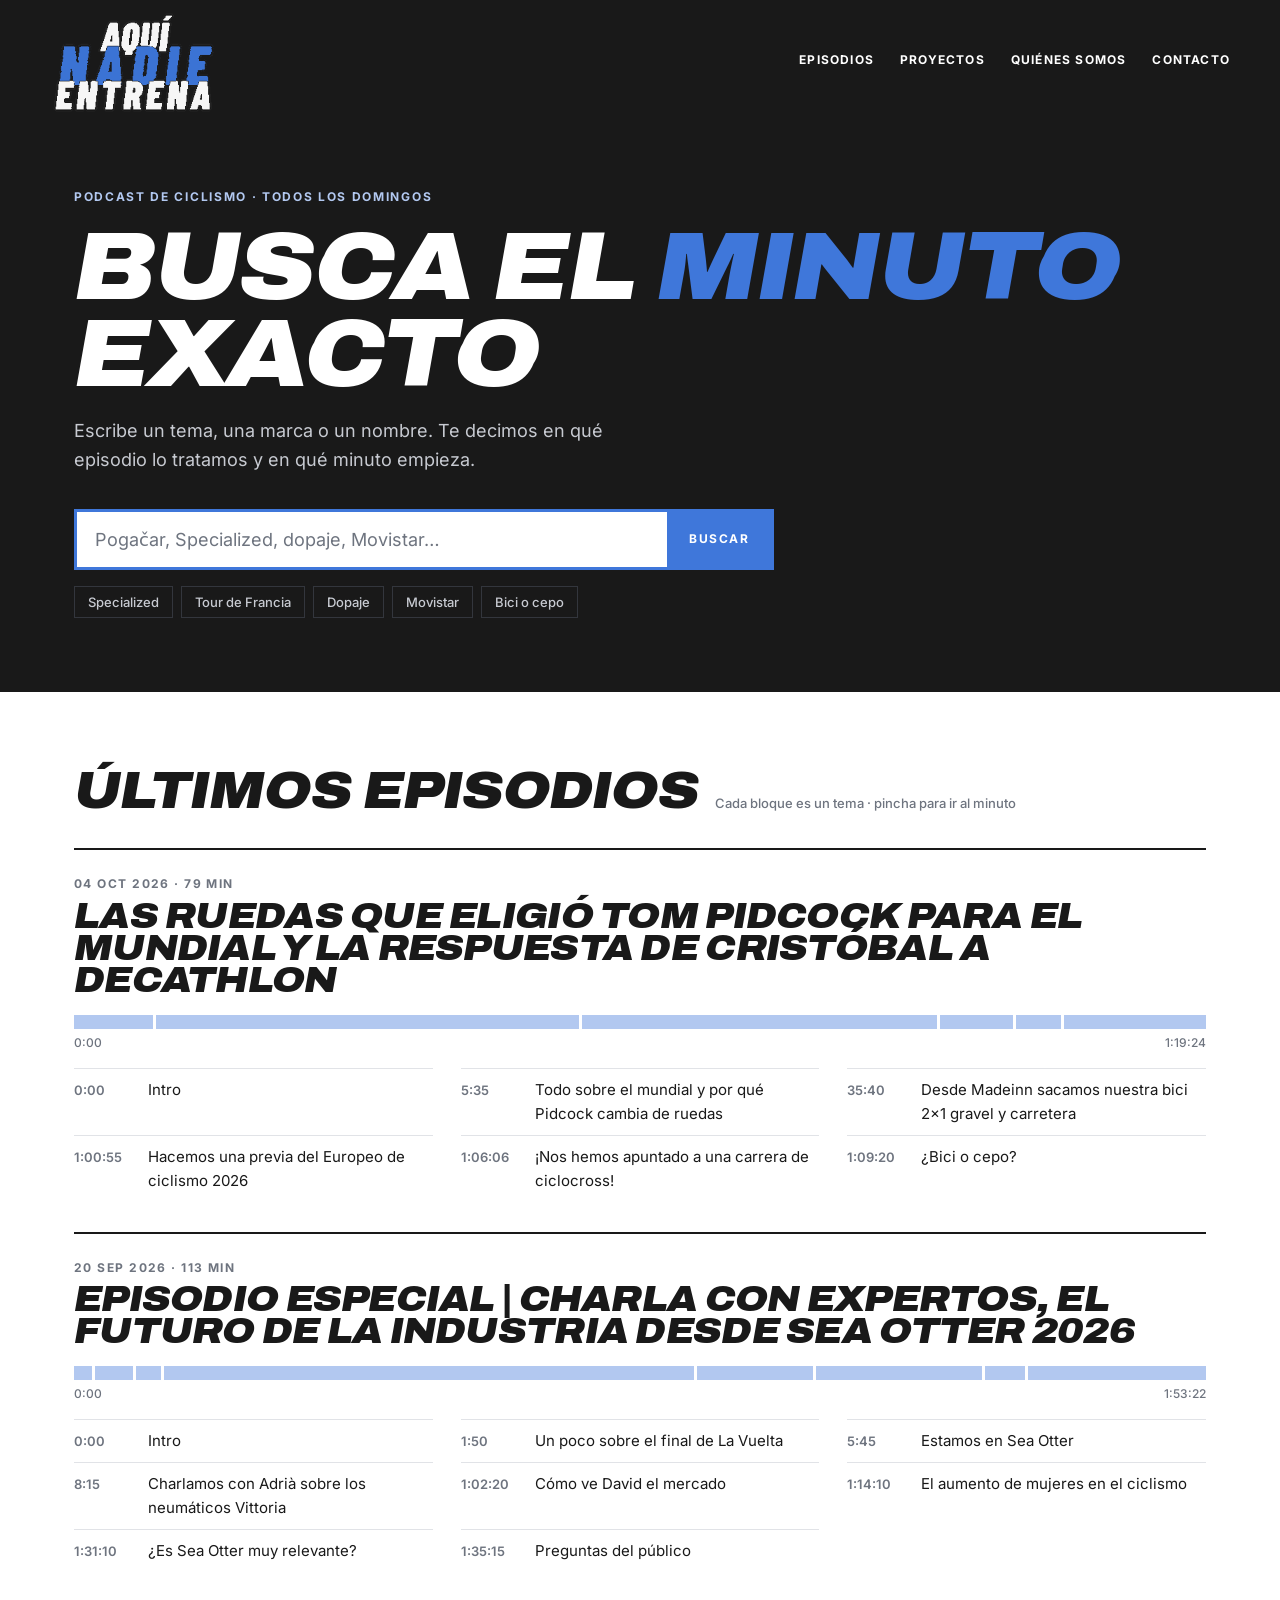
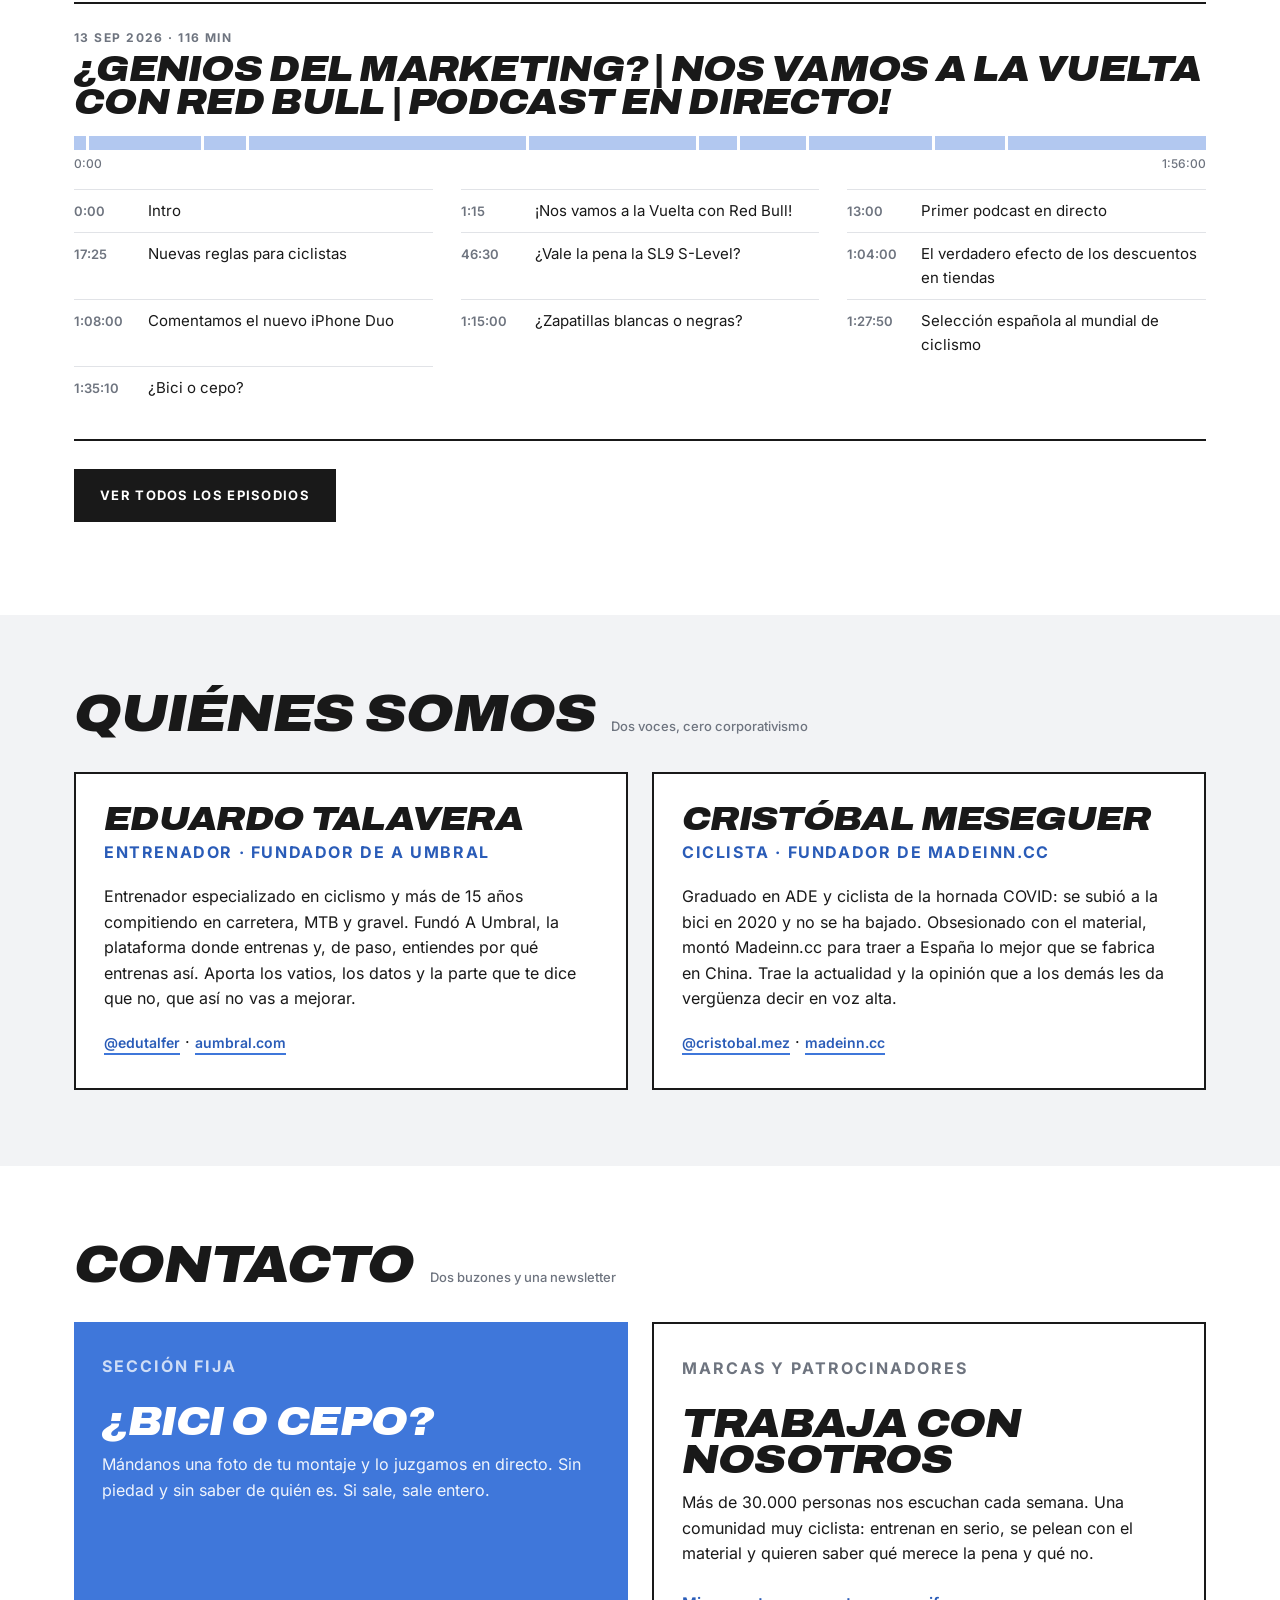
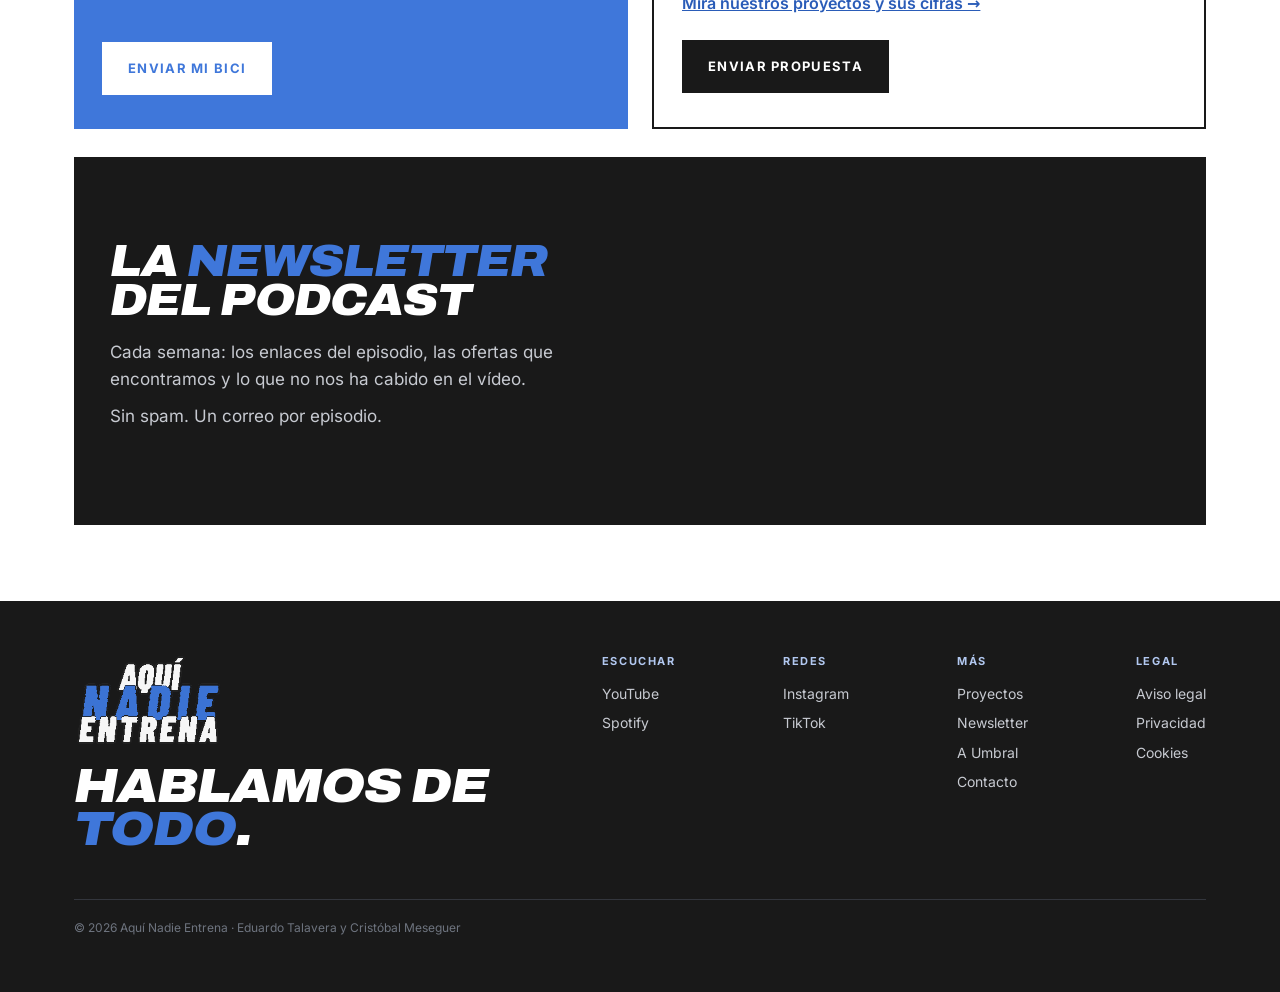
<file: index.html>
<!DOCTYPE html>
<html lang="es">
<head>
<meta charset="utf-8">
<meta name="viewport" content="width=device-width, initial-scale=1">
<title>Aquí Nadie Entrena — El show de ciclismo en el que hablamos de todo</title>
<meta name="description" content="Podcast de ciclismo con Eduardo Talavera y Cristóbal Meseguer. Todos los domingos. Busca cualquier tema y te decimos en qué episodio y en qué minuto lo tratamos.">
<meta name="theme-color" content="#191919">
<meta property="og:title" content="Aquí Nadie Entrena">
<meta property="og:description" content="El show de ciclismo en el que hablamos de todo. Todos los domingos.">
<meta property="og:type" content="website">
<meta property="og:url" content="https://aquinadieentrena.cc/">
<meta property="og:image" content="https://aquinadieentrena.cc/assets/img/icono-512.png">
<link rel="icon" href="assets/img/icono-512.png">
<link rel="apple-touch-icon" href="assets/img/icono-180.png">
<link rel="preload" href="assets/fonts/archivo-black-italic.woff2" as="font" type="font/woff2" crossorigin>
<link rel="preload" href="assets/fonts/inter.woff2" as="font" type="font/woff2" crossorigin>
<link rel="stylesheet" href="assets/css/estilo.css?v=20261022">
</head>
<body>

<header class="cabecera">
  <div class="envoltorio cabecera__fila">
    <a class="logo" href="/"><img src="assets/img/logo-negativo.png" alt="Aquí Nadie Entrena"></a>
    <nav class="menu">
      <a href="#episodios">Episodios</a>
      <a href="/proyectos">Proyectos</a>
      <a href="#hosts">Quiénes somos</a>
      <a href="#contacto">Contacto</a>
    </nav>
  </div>
</header>

<main>

  <!-- ══════════ PORTADA: el buscador es la portada ══════════ -->
  <section class="portada">
    <div class="envoltorio">
      <p class="portada__eyebrow">Podcast de ciclismo · Todos los domingos</p>
      <h1 class="display">Busca el <em>minuto</em> exacto</h1>
      <p class="portada__sub">
        Escribe un tema, una marca o un nombre. Te decimos en qué episodio lo tratamos
        y en qué minuto empieza.
      </p>

      <div class="buscador">
        <label class="buscador__campo">
          <span style="position:absolute;left:-9999px">Buscar un tema</span>
          <input id="busqueda" type="search" autocomplete="off" spellcheck="false"
                 placeholder="Pogačar, Specialized, dopaje, Movistar…">
          <span class="buscador__icono" aria-hidden="true">BUSCAR</span>
        </label>
        <div class="sugerencias">
          <button class="chip" type="button" data-tema="Specialized">Specialized</button>
          <button class="chip" type="button" data-tema="Tour de Francia">Tour de Francia</button>
          <button class="chip" type="button" data-tema="dopaje">Dopaje</button>
          <button class="chip" type="button" data-tema="Movistar">Movistar</button>
          <button class="chip" type="button" data-tema="bici o cepo">Bici o cepo</button>
        </div>
      </div>
    </div>
  </section>

  <!-- ══════════ RESULTADOS ══════════ -->
  <section class="resultados" id="resultados" hidden aria-live="polite">
    <div class="envoltorio resultados__caja">
      <p class="resultados__estado" id="estadoResultados"></p>
      <div id="listaResultados"></div>
    </div>
  </section>

  <!-- ══════════ ÚLTIMOS EPISODIOS ══════════ -->
  <section class="seccion" id="episodios">
    <div class="envoltorio">
      <div class="rotulo">
        <h2 class="display">Últimos episodios</h2>
        <span class="rotulo__num">Cada bloque es un tema · pincha para ir al minuto</span>
      </div>
      <div id="ultimos"></div>
      <p style="margin-top:28px">
        <a class="boton boton--solo" href="/episodios">Ver todos los episodios</a>
      </p>
    </div>
  </section>

  <!-- ══════════ HOSTS ══════════ -->
  <section class="seccion seccion--humo" id="hosts">
    <div class="envoltorio">
      <div class="rotulo">
        <h2 class="display">Quiénes somos</h2>
        <span class="rotulo__num">Dos voces, cero corporativismo</span>
      </div>
      <div class="hosts">
        <div class="host">
          <h3 class="display">Eduardo Talavera</h3>
          <p class="host__rol">Entrenador · Fundador de A Umbral</p>
          <p>Entrenador especializado en ciclismo y más de 15 años compitiendo en carretera,
             MTB y gravel. Fundó A Umbral, la plataforma donde entrenas y, de paso, entiendes
             por qué entrenas así. Aporta los vatios, los datos y la parte que te dice que no,
             que así no vas a mejorar.</p>
          <p style="margin:0">
            <a class="enlace" href="https://www.instagram.com/edutalfer/" target="_blank" rel="noopener">@edutalfer</a>
            ·
            <a class="enlace" href="https://aumbral.com/" target="_blank" rel="noopener">aumbral.com</a>
          </p>
        </div>
        <div class="host">
          <h3 class="display">Cristóbal Meseguer</h3>
          <p class="host__rol">Ciclista · Fundador de Madeinn.cc</p>
          <p>Graduado en ADE y ciclista de la hornada COVID: se subió a la bici en 2020 y no
             se ha bajado. Obsesionado con el material, montó Madeinn.cc para traer a España
             lo mejor que se fabrica en China. Trae la actualidad y la opinión que a los demás
             les da vergüenza decir en voz alta.</p>
          <p style="margin:0">
            <a class="enlace" href="https://www.instagram.com/cristobal.mez/" target="_blank" rel="noopener">@cristobal.mez</a>
            ·
            <a class="enlace" href="https://madeinn.cc/" target="_blank" rel="noopener">madeinn.cc</a>
          </p>
        </div>
      </div>
    </div>
  </section>

  <!-- ══════════ CONTACTO: los dos buzones y la newsletter ══════════ -->
  <section class="seccion" id="contacto">
    <div class="envoltorio">
      <div class="rotulo">
        <h2 class="display">Contacto</h2>
        <span class="rotulo__num">Dos buzones y una newsletter</span>
      </div>
      <div class="acciones">
        <div class="accion accion--bici" id="cepo">
          <p class="accion__etiqueta">Sección fija</p>
          <h3 class="display">¿Bici o cepo?</h3>
          <p>Mándanos una foto de tu montaje y lo juzgamos en directo. Sin piedad y sin
             saber de quién es. Si sale, sale entero.</p>
          <a class="boton" href="mailto:hola@aquinadieentrena.cc?subject=Bici%20o%20cepo">Enviar mi bici</a>
        </div>
        <div class="accion accion--marcas" id="marcas">
          <p class="accion__etiqueta">Marcas y patrocinadores</p>
          <h3 class="display">Trabaja con nosotros</h3>
          <p>Más de 30.000 personas nos escuchan cada semana. Una comunidad muy ciclista:
             entrenan en serio, se pelean con el material y quieren saber qué merece la pena
             y qué no.</p>
          <p><a href="/proyectos" style="color:var(--azul-enlace);font-weight:600">Mira nuestros proyectos y sus cifras →</a></p>
          <a class="boton" href="mailto:hola@aquinadieentrena.cc?subject=Propuesta%20de%20colaboraci%C3%B3n">Enviar propuesta</a>
        </div>
      </div>

      <div class="boletin boletin--panel" id="newsletter">
        <div>
          <h2 class="display">La <em>newsletter</em> del podcast</h2>
          <p>Cada semana: los enlaces del episodio, las ofertas que encontramos y lo que no
             nos ha cabido en el vídeo.</p>
          <p>Sin spam. Un correo por episodio.</p>
        </div>
        <div>
          <!-- Formulario de beehiiv. Dos cosas importantes, ver 02_DECISIONES.md:
               1) NO usar el loader v3 (script): inyecta la iframe en un contenedor
                  con height:0 y nunca llega su postMessage de altura, asi que no se ve nada.
               2) La URL tiene que ser la del endpoint /v3/forms/: la URL corta antigua
                  sirve una version cacheada con el texto de consentimiento en ingles. -->
          <iframe src="https://subscribe-forms.beehiiv.com/v3/forms/2c6b1dc0-a3fc-4f18-961f-430e010e6b6a?referrer=https%3A%2F%2Faquinadieentrena.cc%2F"
                  title="Suscríbete a la newsletter de Aquí Nadie Entrena"
                  loading="lazy" frameborder="0" scrolling="no"
                  style="width:100%;height:280px;margin:0;border:0;border-radius:0;background:transparent"></iframe>
        </div>
      </div>
    </div>
  </section>

</main>

<footer class="pie">
  <div class="envoltorio">
    <div class="pie__fila">
      <div class="pie__logo">
        <img src="assets/img/logo-negativo.png" alt="Aquí Nadie Entrena">
        <p class="display pie__claim">Hablamos de <em>todo</em>.</p>
      </div>
      <div>
        <h4>Escuchar</h4>
        <ul>
          <li><a href="https://www.youtube.com/@aqui.nadie.entrena" target="_blank" rel="noopener">YouTube</a></li>
          <li><a href="https://open.spotify.com/show/7EUC3MLxf5Zmfw8eUroFXx" target="_blank" rel="noopener">Spotify</a></li>
        </ul>
      </div>
      <div>
        <h4>Redes</h4>
        <ul>
          <li><a href="https://www.instagram.com/aquinadieentrena.podcast/" target="_blank" rel="noopener">Instagram</a></li>
          <li><a href="https://www.tiktok.com/@aquinadieentrena" target="_blank" rel="noopener">TikTok</a></li>
        </ul>
      </div>
      <div>
        <h4>Más</h4>
        <ul>
          <li><a href="/proyectos">Proyectos</a></li>
          <li><a href="https://aquinadieentrena.beehiiv.com/" target="_blank" rel="noopener">Newsletter</a></li>
          <li><a href="https://aumbral.com/" target="_blank" rel="noopener">A Umbral</a></li>
          <li><a href="mailto:hola@aquinadieentrena.cc">Contacto</a></li>
        </ul>
      </div>
      <div>
        <h4>Legal</h4>
        <ul>
          <li><a href="/aviso-legal">Aviso legal</a></li>
          <li><a href="/privacidad">Privacidad</a></li>
          <li><a href="/cookies">Cookies</a></li>
        </ul>
      </div>
    </div>
    <p class="pie__legal">© 2026 Aquí Nadie Entrena · Eduardo Talavera y Cristóbal Meseguer</p>
  </div>
</footer>

<script src="data/episodios.js?v=20260923"></script>
<script src="assets/js/stats.js?v=20260930"></script>
<script src="assets/js/app.js?v=20260923"></script>
<!-- Metricool tracker -->
<script>function loadScript(a){var b=document.getElementsByTagName("head")[0],c=document.createElement("script");c.type="text/javascript",c.src="https://tracker.metricool.com/resources/be.js",c.onreadystatechange=a,c.onload=a,b.appendChild(c)}loadScript(function(){beTracker.t({hash:"c7db82b313f4393f7f613082e4e13b84"})});</script>
</body>
</html>
</file>
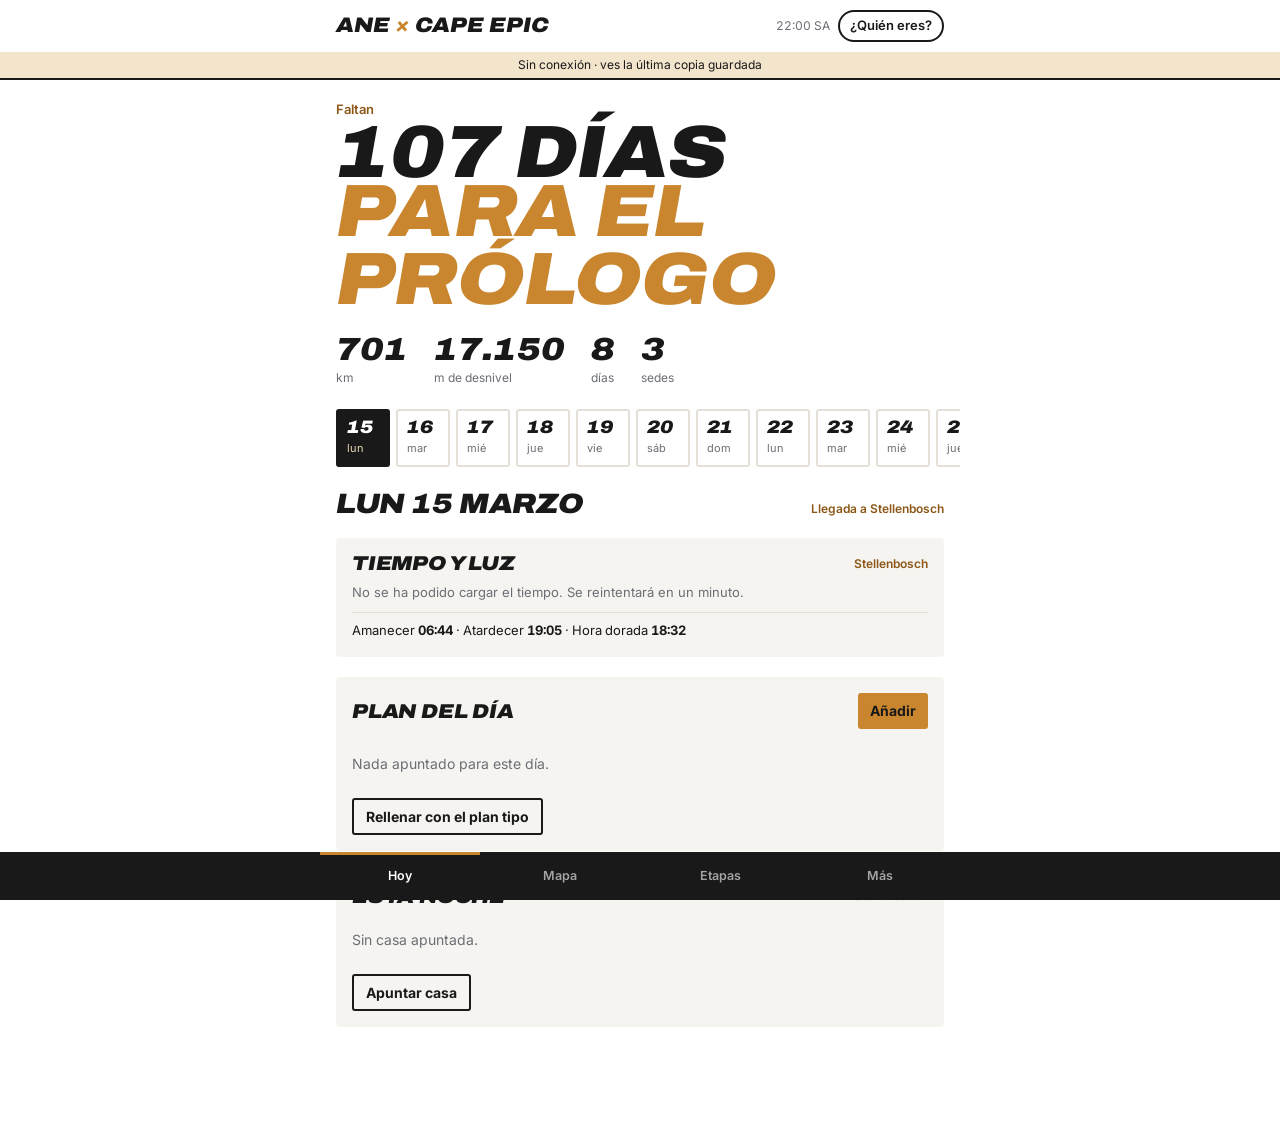
<file: capeepic/index.html>
<!doctype html>
<html lang="es">
<head>
<meta charset="utf-8">
<meta name="viewport" content="width=device-width,initial-scale=1,viewport-fit=cover">
<meta name="robots" content="noindex,nofollow">
<meta name="theme-color" content="#191919">
<meta name="apple-mobile-web-app-capable" content="yes">
<meta name="apple-mobile-web-app-status-bar-style" content="black-translucent">
<meta name="apple-mobile-web-app-title" content="Cape Epic">
<title>ANE Cape Epic 2027</title>
<link rel="manifest" href="manifest.webmanifest">
<link rel="icon" href="icon.svg" type="image/svg+xml">
<link rel="apple-touch-icon" href="icon-180.png">
<link rel="preconnect" href="https://fonts.googleapis.com">
<link rel="stylesheet" href="https://fonts.googleapis.com/css2?family=Archivo:ital,wdth,wght@1,112,900&family=Inter:wght@400;500;600;700&display=swap">
<link rel="stylesheet" href="vendor/leaflet/leaflet.css">
<link rel="stylesheet" href="css/app.css?v=20261002c">
</head>
<body>
<header class="top">
  <div class="bar-in">
    <div class="mono">ANE <span>×</span> CAPE EPIC</div>
    <div class="top-r"><span class="clock num" id="clock"></span><button class="chip" id="yo" type="button">¿Quién eres?</button></div>
  </div>
  <div class="netbar" id="netbar" role="status" hidden></div>
</header>

<main class="wrap">
  <section class="view" id="v-hoy" aria-label="Hoy"></section>
  <section class="view" id="v-mapa" aria-label="Mapa" hidden></section>
  <section class="view" id="v-etapas" aria-label="Etapas" hidden></section>
  <section class="view" id="v-mas" aria-label="Más" hidden></section>
</main>

<nav class="tabs" aria-label="Secciones">
  <div class="in" role="tablist">
    <button role="tab" id="t-hoy" data-v="hoy">Hoy</button>
    <button role="tab" id="t-mapa" data-v="mapa">Mapa</button>
    <button role="tab" id="t-etapas" data-v="etapas">Etapas</button>
    <button role="tab" id="t-mas" data-v="mas">Más</button>
  </div>
</nav>
<div id="sheet" hidden></div>
<div id="toast" role="status" hidden></div>
<script src="vendor/leaflet/leaflet.js"></script>
<script type="module" src="js/app.js?v=20261002c"></script>
</body>
</html>
</file>
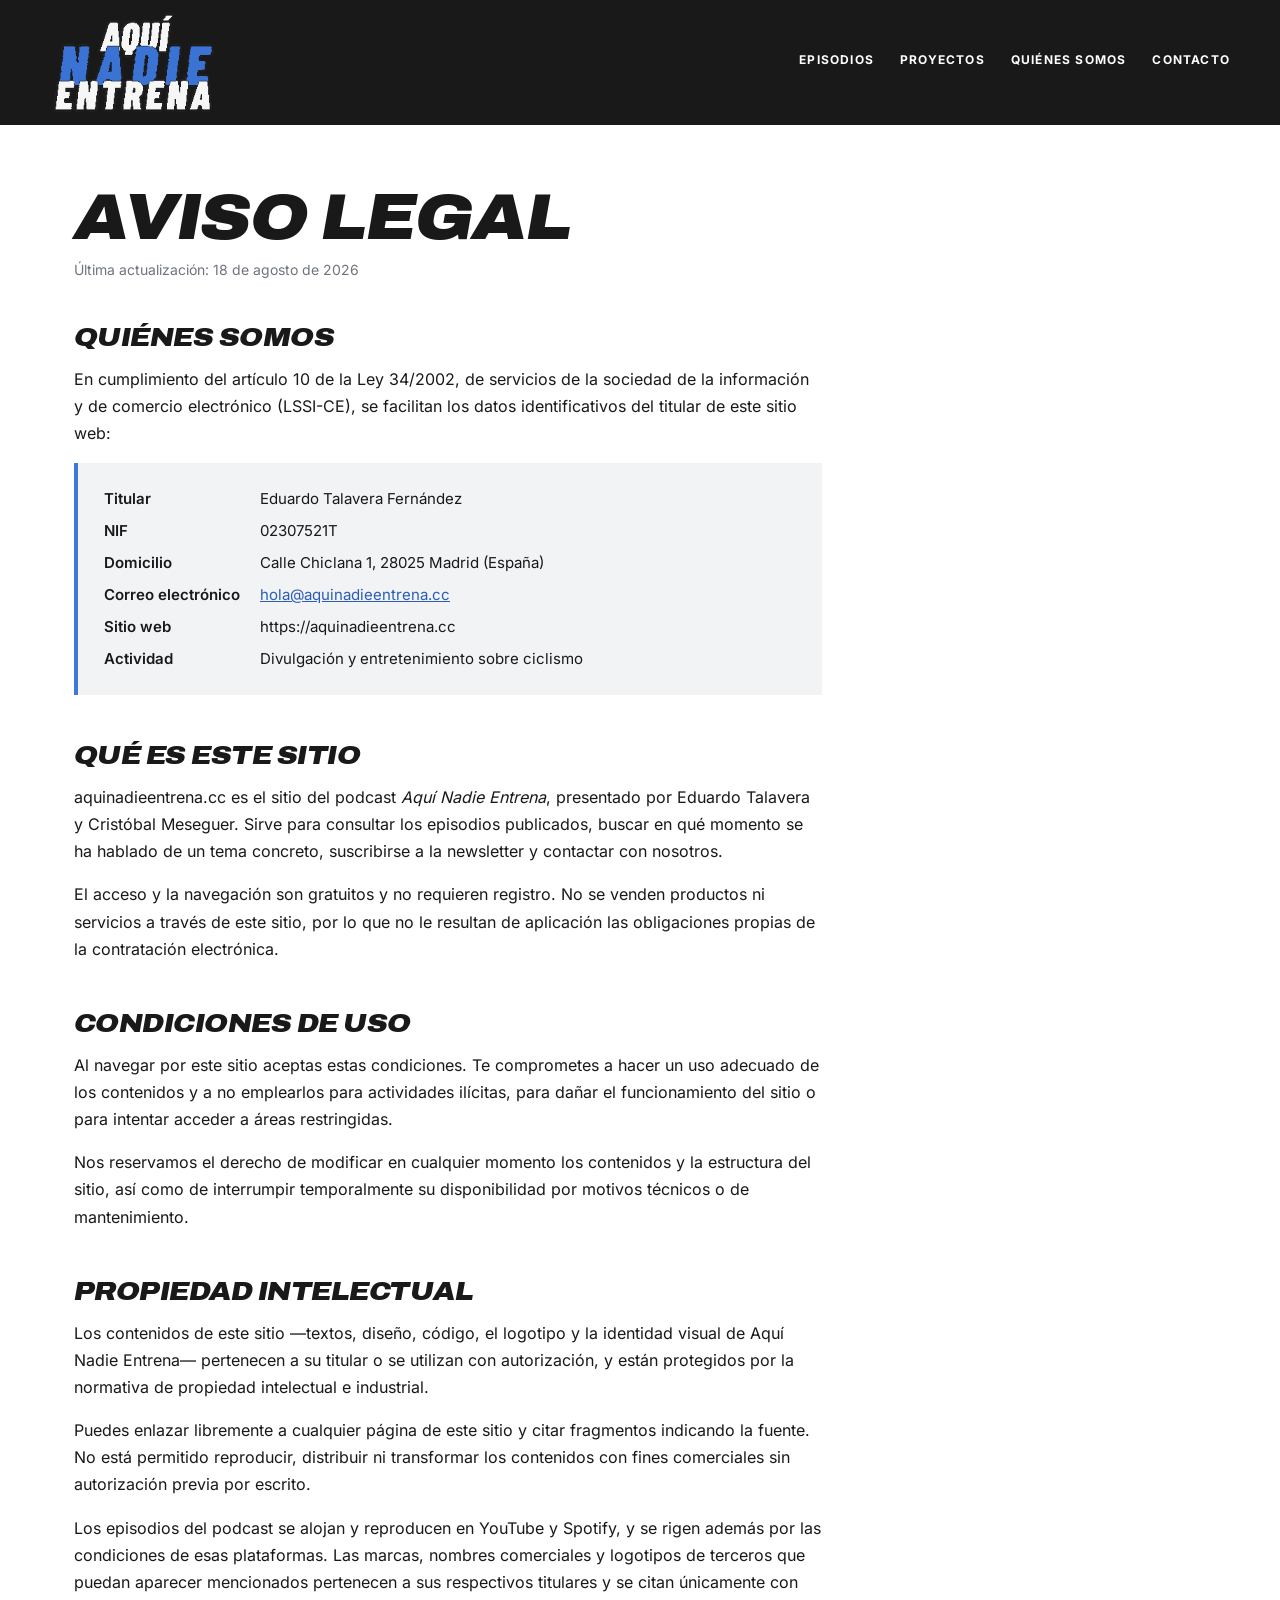
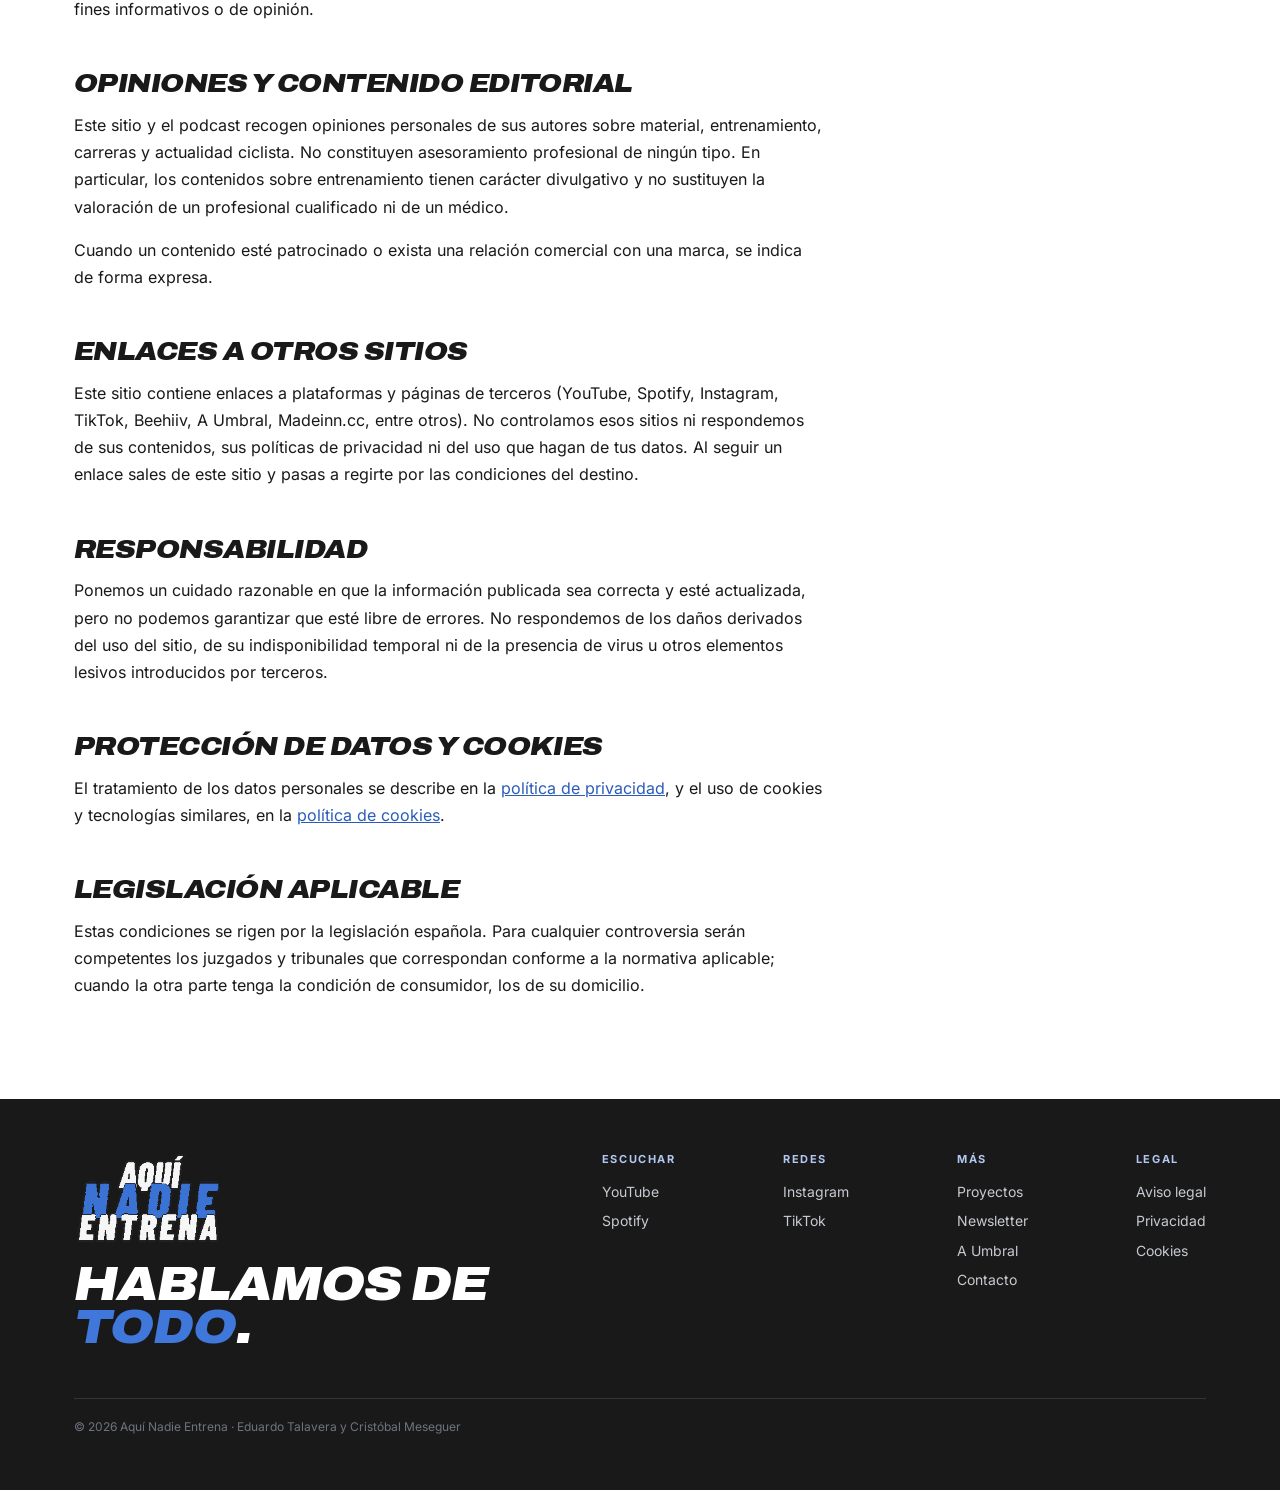
<file: aviso-legal.html>
<!DOCTYPE html>
<html lang="es">
<head>
<meta charset="utf-8">
<meta name="viewport" content="width=device-width, initial-scale=1">
<title>Aviso legal — Aquí Nadie Entrena</title>
<meta name="description" content="Aviso legal e información del titular del sitio aquinadieentrena.cc.">
<meta name="robots" content="noindex, follow">
<meta name="theme-color" content="#191919">
<link rel="icon" href="assets/img/icono-512.png">
<link rel="apple-touch-icon" href="assets/img/icono-180.png">
<link rel="preload" href="assets/fonts/archivo-black-italic.woff2" as="font" type="font/woff2" crossorigin>
<link rel="preload" href="assets/fonts/inter.woff2" as="font" type="font/woff2" crossorigin>
<link rel="stylesheet" href="assets/css/estilo.css?v=20261022">
<style>
  .legal { padding: 64px 0 84px; }
  .legal__cabecera { margin-bottom: 44px; }
  .legal__cabecera h1 { font-size: clamp(38px, 6vw, 64px); margin: 0 0 12px; }
  .legal__fecha { color: var(--gris-medio); font-size: 14px; margin: 0; }
  .legal__texto { max-width: 68ch; }
  .legal__texto h2 {
    font-family: var(--display); font-weight: 900; font-style: italic;
    text-transform: uppercase; letter-spacing: -.02em; line-height: .95;
    font-size: 26px; margin: 48px 0 14px;
  }
  .legal__texto h2:first-child { margin-top: 0; }
  .legal__texto h3 { font-size: 17px; margin: 26px 0 8px; }
  .legal__texto p, .legal__texto li { font-size: 16px; line-height: 1.7; }
  .legal__texto ul { padding-left: 20px; }
  .legal__texto li { margin-bottom: 8px; }
  .legal__texto a { color: var(--azul-enlace); }
  .legal__datos {
    background: var(--gris-humo); padding: 24px 26px; margin: 0 0 8px;
    border-left: 4px solid var(--azul);
  }
  .legal__datos dl { margin: 0; display: grid; grid-template-columns: max-content 1fr; gap: 8px 20px; }
  .legal__datos dt { font-weight: 600; font-size: 15px; }
  .legal__datos dd { margin: 0; font-size: 15px; }
  @media (max-width: 560px) {
    .legal__datos dl { grid-template-columns: 1fr; gap: 2px; }
    .legal__datos dd { margin-bottom: 10px; }
  }
</style>
</head>
<body>

<header class="cabecera">
  <div class="envoltorio cabecera__fila">
    <a class="logo" href="/"><img src="assets/img/logo-negativo.png" alt="Aquí Nadie Entrena"></a>
    <nav class="menu">
      <a href="/#episodios">Episodios</a>
      <a href="/proyectos">Proyectos</a>
      <a href="/#hosts">Quiénes somos</a>
      <a href="/#contacto">Contacto</a>
    </nav>
  </div>
</header>

<main>
  <section class="legal">
    <div class="envoltorio">

      <div class="legal__cabecera">
        <h1 class="display">Aviso <em>legal</em></h1>
        <p class="legal__fecha">Última actualización: 18 de agosto de 2026</p>
      </div>

      <div class="legal__texto">
        <h2>Quiénes somos</h2>
        <p>
          En cumplimiento del artículo 10 de la Ley 34/2002, de servicios de la sociedad de la
          información y de comercio electrónico (LSSI-CE), se facilitan los datos identificativos
          del titular de este sitio web:
        </p>
        <div class="legal__datos">
          <dl>
            <dt>Titular</dt><dd>Eduardo Talavera Fernández</dd>
            <dt>NIF</dt><dd>02307521T</dd>
            <dt>Domicilio</dt><dd>Calle Chiclana 1, 28025 Madrid (España)</dd>
            <dt>Correo electrónico</dt><dd><a href="mailto:hola@aquinadieentrena.cc">hola@aquinadieentrena.cc</a></dd>
            <dt>Sitio web</dt><dd>https://aquinadieentrena.cc</dd>
            <dt>Actividad</dt><dd>Divulgación y entretenimiento sobre ciclismo</dd>
          </dl>
        </div>

        <h2>Qué es este sitio</h2>
        <p>
          aquinadieentrena.cc es el sitio del podcast <em>Aquí Nadie Entrena</em>, presentado por
          Eduardo Talavera y Cristóbal Meseguer. Sirve para consultar los episodios publicados,
          buscar en qué momento se ha hablado de un tema concreto, suscribirse a la newsletter y
          contactar con nosotros.
        </p>
        <p>
          El acceso y la navegación son gratuitos y no requieren registro. No se venden productos
          ni servicios a través de este sitio, por lo que no le resultan de aplicación las
          obligaciones propias de la contratación electrónica.
        </p>

        <h2>Condiciones de uso</h2>
        <p>
          Al navegar por este sitio aceptas estas condiciones. Te comprometes a hacer un uso
          adecuado de los contenidos y a no emplearlos para actividades ilícitas, para dañar el
          funcionamiento del sitio o para intentar acceder a áreas restringidas.
        </p>
        <p>
          Nos reservamos el derecho de modificar en cualquier momento los contenidos y la
          estructura del sitio, así como de interrumpir temporalmente su disponibilidad por
          motivos técnicos o de mantenimiento.
        </p>

        <h2>Propiedad intelectual</h2>
        <p>
          Los contenidos de este sitio —textos, diseño, código, el logotipo y la identidad visual
          de Aquí Nadie Entrena— pertenecen a su titular o se utilizan con autorización, y están
          protegidos por la normativa de propiedad intelectual e industrial.
        </p>
        <p>
          Puedes enlazar libremente a cualquier página de este sitio y citar fragmentos indicando
          la fuente. No está permitido reproducir, distribuir ni transformar los contenidos con
          fines comerciales sin autorización previa por escrito.
        </p>
        <p>
          Los episodios del podcast se alojan y reproducen en YouTube y Spotify, y se rigen además
          por las condiciones de esas plataformas. Las marcas, nombres comerciales y logotipos de
          terceros que puedan aparecer mencionados pertenecen a sus respectivos titulares y se
          citan únicamente con fines informativos o de opinión.
        </p>

        <h2>Opiniones y contenido editorial</h2>
        <p>
          Este sitio y el podcast recogen opiniones personales de sus autores sobre material,
          entrenamiento, carreras y actualidad ciclista. No constituyen asesoramiento profesional
          de ningún tipo. En particular, los contenidos sobre entrenamiento tienen carácter
          divulgativo y no sustituyen la valoración de un profesional cualificado ni de un médico.
        </p>
        <p>
          Cuando un contenido esté patrocinado o exista una relación comercial con una marca, se
          indica de forma expresa.
        </p>

        <h2>Enlaces a otros sitios</h2>
        <p>
          Este sitio contiene enlaces a plataformas y páginas de terceros (YouTube, Spotify,
          Instagram, TikTok, Beehiiv, A Umbral, Madeinn.cc, entre otros). No controlamos esos
          sitios ni respondemos de sus contenidos, sus políticas de privacidad ni del uso que
          hagan de tus datos. Al seguir un enlace sales de este sitio y pasas a regirte por las
          condiciones del destino.
        </p>

        <h2>Responsabilidad</h2>
        <p>
          Ponemos un cuidado razonable en que la información publicada sea correcta y esté
          actualizada, pero no podemos garantizar que esté libre de errores. No respondemos de los
          daños derivados del uso del sitio, de su indisponibilidad temporal ni de la presencia de
          virus u otros elementos lesivos introducidos por terceros.
        </p>

        <h2>Protección de datos y cookies</h2>
        <p>
          El tratamiento de los datos personales se describe en la
          <a href="/privacidad">política de privacidad</a>, y el uso de cookies y tecnologías
          similares, en la <a href="/cookies">política de cookies</a>.
        </p>

        <h2>Legislación aplicable</h2>
        <p>
          Estas condiciones se rigen por la legislación española. Para cualquier controversia
          serán competentes los juzgados y tribunales que correspondan conforme a la normativa
          aplicable; cuando la otra parte tenga la condición de consumidor, los de su domicilio.
        </p>

      </div>
    </div>
  </section>
</main>

<footer class="pie">
  <div class="envoltorio">
    <div class="pie__fila">
      <div class="pie__logo">
        <img src="assets/img/logo-negativo.png" alt="Aquí Nadie Entrena">
        <p class="display pie__claim">Hablamos de <em>todo</em>.</p>
      </div>
      <div>
        <h4>Escuchar</h4>
        <ul>
          <li><a href="https://www.youtube.com/@aqui.nadie.entrena" target="_blank" rel="noopener">YouTube</a></li>
          <li><a href="https://open.spotify.com/show/7EUC3MLxf5Zmfw8eUroFXx" target="_blank" rel="noopener">Spotify</a></li>
        </ul>
      </div>
      <div>
        <h4>Redes</h4>
        <ul>
          <li><a href="https://www.instagram.com/aquinadieentrena.podcast/" target="_blank" rel="noopener">Instagram</a></li>
          <li><a href="https://www.tiktok.com/@aquinadieentrena" target="_blank" rel="noopener">TikTok</a></li>
        </ul>
      </div>
      <div>
        <h4>Más</h4>
        <ul>
          <li><a href="/proyectos">Proyectos</a></li>
          <li><a href="https://aquinadieentrena.beehiiv.com/" target="_blank" rel="noopener">Newsletter</a></li>
          <li><a href="https://aumbral.com/" target="_blank" rel="noopener">A Umbral</a></li>
          <li><a href="mailto:hola@aquinadieentrena.cc">Contacto</a></li>
        </ul>
      </div>
      <div>
        <h4>Legal</h4>
        <ul>
          <li><a href="/aviso-legal">Aviso legal</a></li>
          <li><a href="/privacidad">Privacidad</a></li>
          <li><a href="/cookies">Cookies</a></li>
        </ul>
      </div>
    </div>
    <p class="pie__legal">© 2026 Aquí Nadie Entrena · Eduardo Talavera y Cristóbal Meseguer</p>
  </div>
</footer>

<!-- Metricool tracker -->
<script>function loadScript(a){var b=document.getElementsByTagName("head")[0],c=document.createElement("script");c.type="text/javascript",c.src="https://tracker.metricool.com/resources/be.js",c.onreadystatechange=a,c.onload=a,b.appendChild(c)}loadScript(function(){beTracker.t({hash:"c7db82b313f4393f7f613082e4e13b84"})});</script>
</body>
</html>
</file>
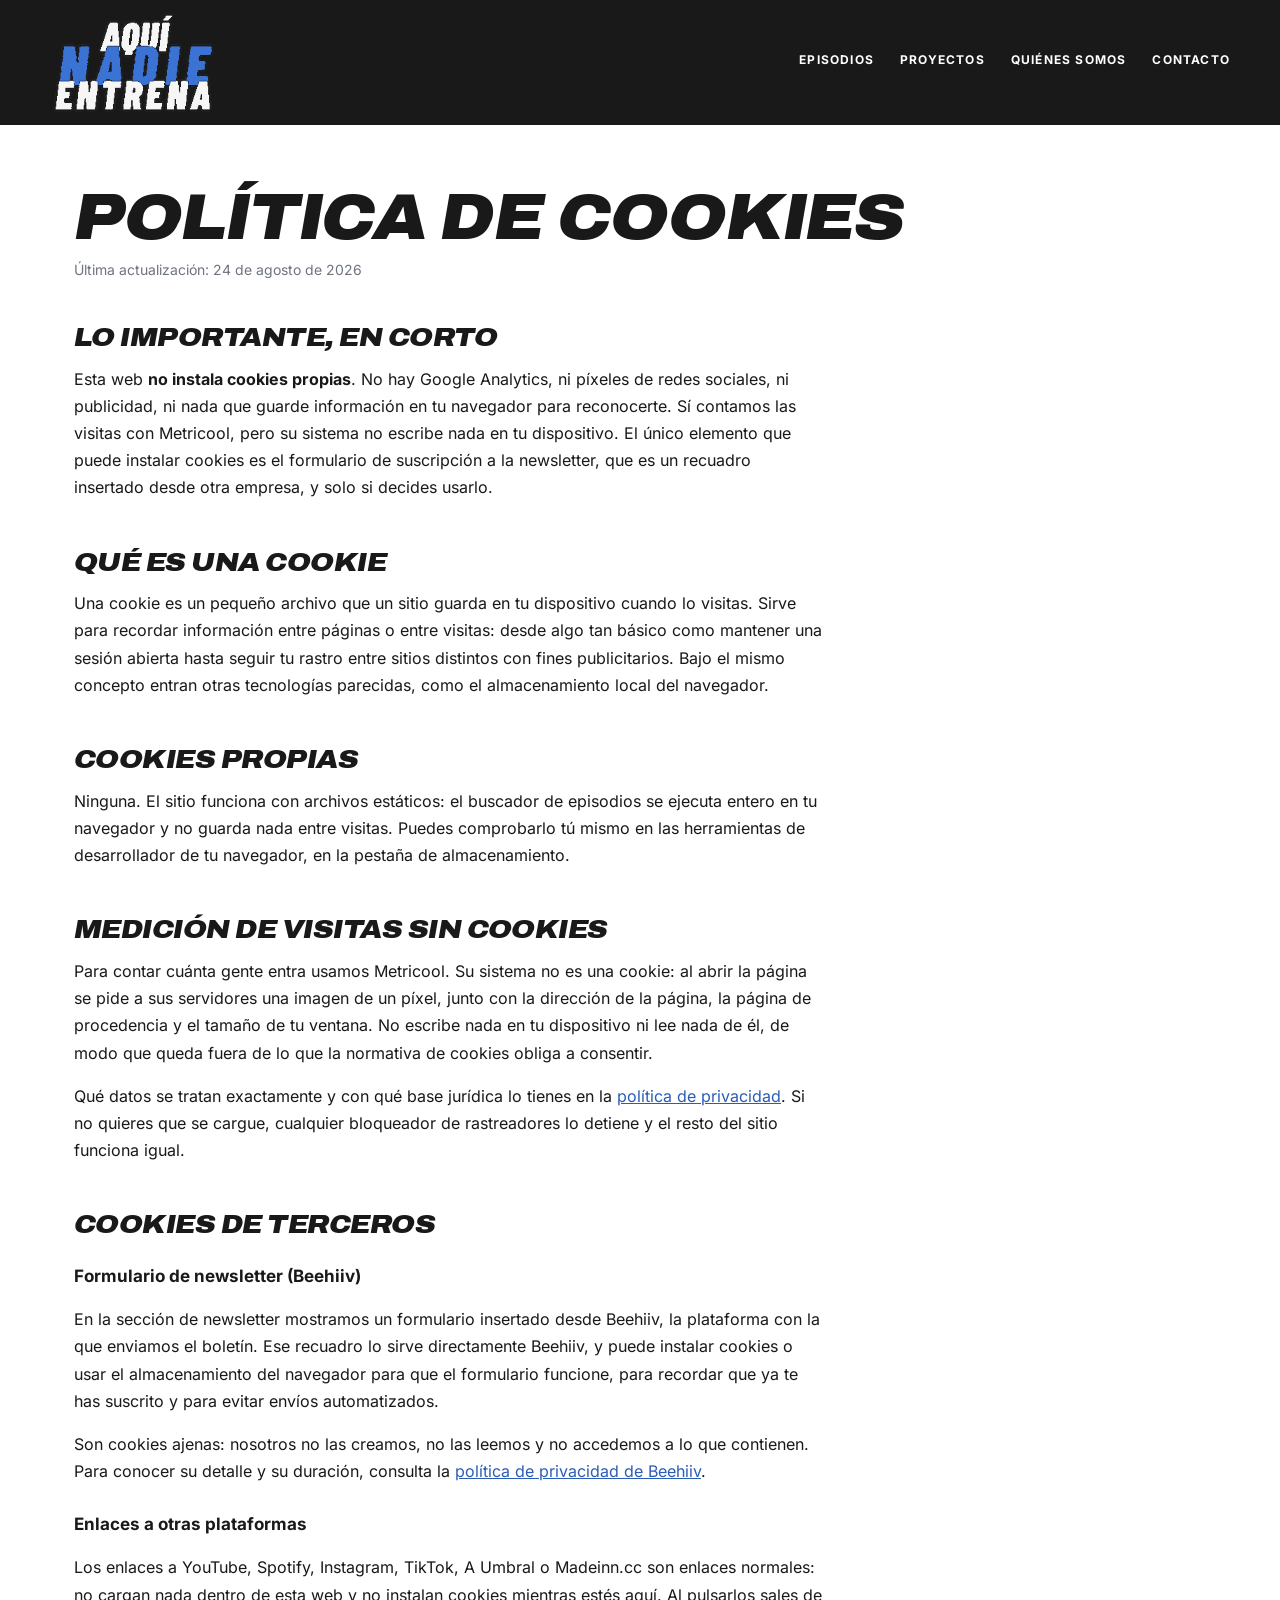
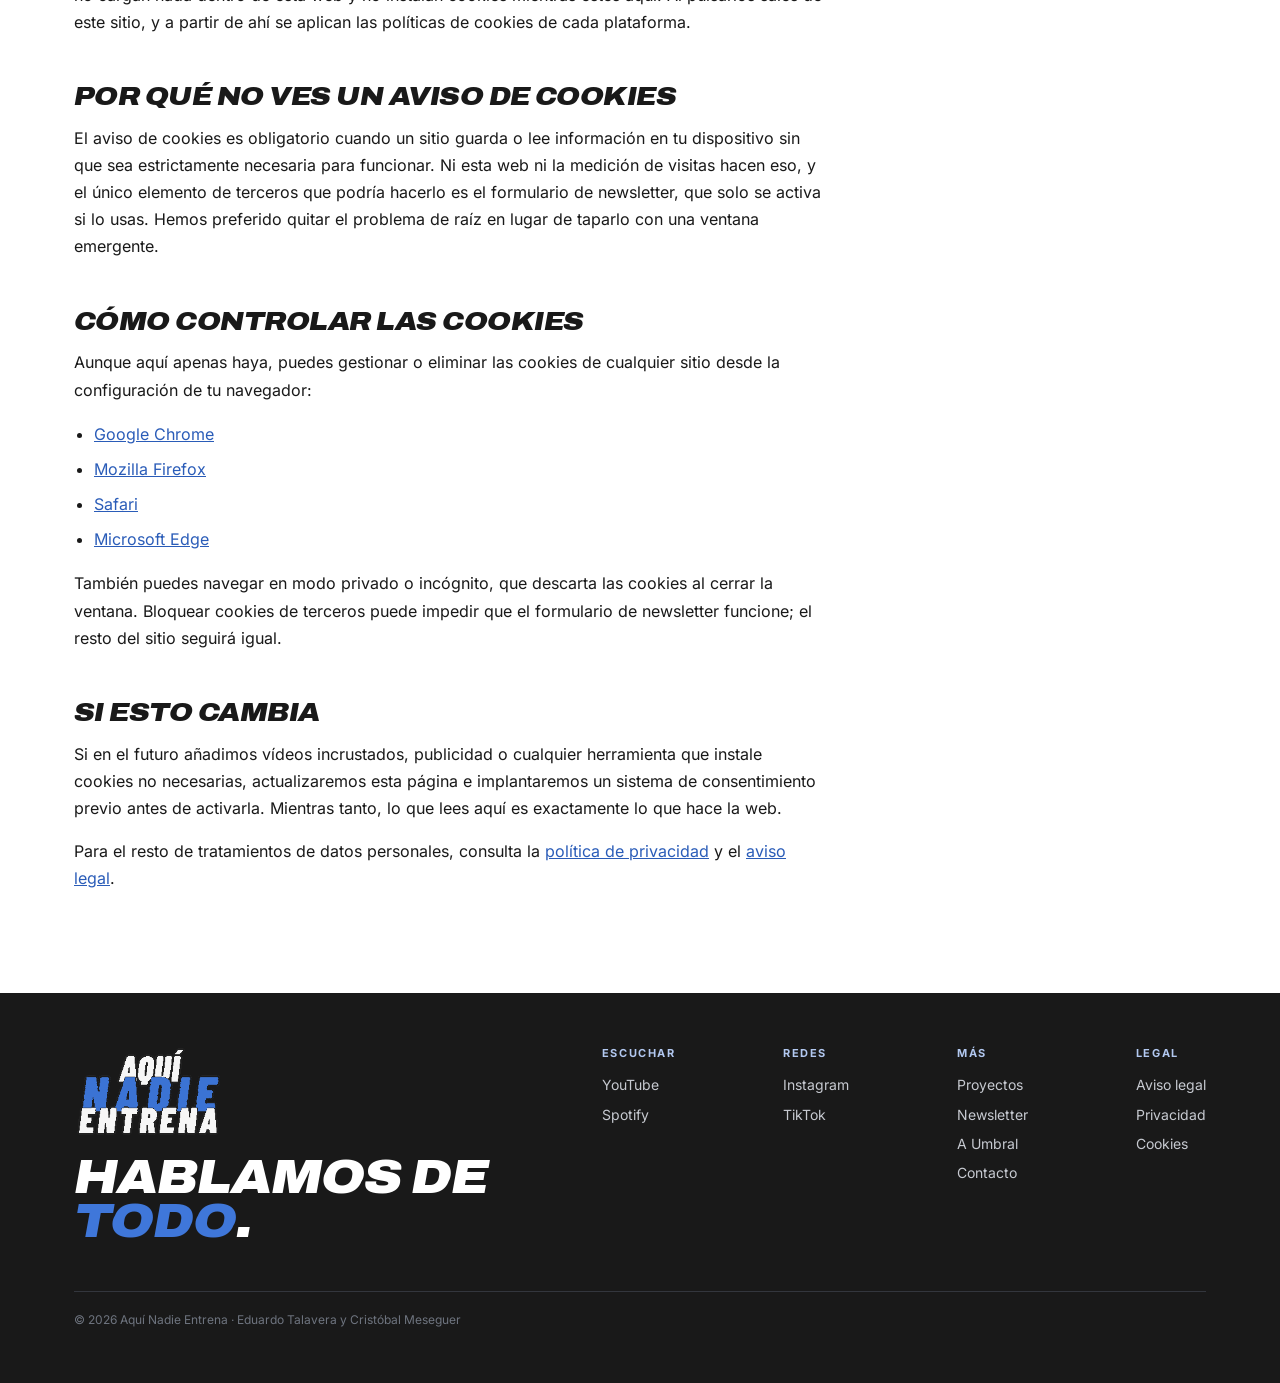
<file: cookies.html>
<!DOCTYPE html>
<html lang="es">
<head>
<meta charset="utf-8">
<meta name="viewport" content="width=device-width, initial-scale=1">
<title>Política de cookies — Aquí Nadie Entrena</title>
<meta name="description" content="Qué cookies usa aquinadieentrena.cc: ninguna propia, medición de visitas sin cookies y solo las del formulario de newsletter.">
<meta name="robots" content="noindex, follow">
<meta name="theme-color" content="#191919">
<link rel="icon" href="assets/img/icono-512.png">
<link rel="apple-touch-icon" href="assets/img/icono-180.png">
<link rel="preload" href="assets/fonts/archivo-black-italic.woff2" as="font" type="font/woff2" crossorigin>
<link rel="preload" href="assets/fonts/inter.woff2" as="font" type="font/woff2" crossorigin>
<link rel="stylesheet" href="assets/css/estilo.css?v=20261022">
<style>
  .legal { padding: 64px 0 84px; }
  .legal__cabecera { margin-bottom: 44px; }
  .legal__cabecera h1 { font-size: clamp(38px, 6vw, 64px); margin: 0 0 12px; }
  .legal__fecha { color: var(--gris-medio); font-size: 14px; margin: 0; }
  .legal__texto { max-width: 68ch; }
  .legal__texto h2 {
    font-family: var(--display); font-weight: 900; font-style: italic;
    text-transform: uppercase; letter-spacing: -.02em; line-height: .95;
    font-size: 26px; margin: 48px 0 14px;
  }
  .legal__texto h2:first-child { margin-top: 0; }
  .legal__texto h3 { font-size: 17px; margin: 26px 0 8px; }
  .legal__texto p, .legal__texto li { font-size: 16px; line-height: 1.7; }
  .legal__texto ul { padding-left: 20px; }
  .legal__texto li { margin-bottom: 8px; }
  .legal__texto a { color: var(--azul-enlace); }
  .legal__datos {
    background: var(--gris-humo); padding: 24px 26px; margin: 0 0 8px;
    border-left: 4px solid var(--azul);
  }
  .legal__datos dl { margin: 0; display: grid; grid-template-columns: max-content 1fr; gap: 8px 20px; }
  .legal__datos dt { font-weight: 600; font-size: 15px; }
  .legal__datos dd { margin: 0; font-size: 15px; }
  @media (max-width: 560px) {
    .legal__datos dl { grid-template-columns: 1fr; gap: 2px; }
    .legal__datos dd { margin-bottom: 10px; }
  }
</style>
</head>
<body>

<header class="cabecera">
  <div class="envoltorio cabecera__fila">
    <a class="logo" href="/"><img src="assets/img/logo-negativo.png" alt="Aquí Nadie Entrena"></a>
    <nav class="menu">
      <a href="/#episodios">Episodios</a>
      <a href="/proyectos">Proyectos</a>
      <a href="/#hosts">Quiénes somos</a>
      <a href="/#contacto">Contacto</a>
    </nav>
  </div>
</header>

<main>
  <section class="legal">
    <div class="envoltorio">

      <div class="legal__cabecera">
        <h1 class="display">Política de <em>cookies</em></h1>
        <p class="legal__fecha">Última actualización: 24 de agosto de 2026</p>
      </div>

      <div class="legal__texto">
        <h2>Lo importante, en corto</h2>
        <p>
          Esta web <strong>no instala cookies propias</strong>. No hay Google Analytics, ni
          píxeles de redes sociales, ni publicidad, ni nada que guarde información en tu
          navegador para reconocerte. Sí contamos las visitas con Metricool, pero su sistema
          no escribe nada en tu dispositivo. El único elemento que puede instalar cookies es
          el formulario de suscripción a la newsletter, que es un recuadro insertado desde
          otra empresa, y solo si decides usarlo.
        </p>

        <h2>Qué es una cookie</h2>
        <p>
          Una cookie es un pequeño archivo que un sitio guarda en tu dispositivo cuando lo visitas.
          Sirve para recordar información entre páginas o entre visitas: desde algo tan básico como
          mantener una sesión abierta hasta seguir tu rastro entre sitios distintos con fines
          publicitarios. Bajo el mismo concepto entran otras tecnologías parecidas, como el
          almacenamiento local del navegador.
        </p>

        <h2>Cookies propias</h2>
        <p>
          Ninguna. El sitio funciona con archivos estáticos: el buscador de episodios se ejecuta
          entero en tu navegador y no guarda nada entre visitas. Puedes comprobarlo tú mismo en las
          herramientas de desarrollador de tu navegador, en la pestaña de almacenamiento.
        </p>

        <h2>Medición de visitas sin cookies</h2>
        <p>
          Para contar cuánta gente entra usamos Metricool. Su sistema no es una cookie: al
          abrir la página se pide a sus servidores una imagen de un píxel, junto con la
          dirección de la página, la página de procedencia y el tamaño de tu ventana. No
          escribe nada en tu dispositivo ni lee nada de él, de modo que queda fuera de lo que
          la normativa de cookies obliga a consentir.
        </p>
        <p>
          Qué datos se tratan exactamente y con qué base jurídica lo tienes en la
          <a href="/privacidad">política de privacidad</a>. Si no quieres que se cargue,
          cualquier bloqueador de rastreadores lo detiene y el resto del sitio funciona igual.
        </p>

        <h2>Cookies de terceros</h2>

        <h3>Formulario de newsletter (Beehiiv)</h3>
        <p>
          En la sección de newsletter mostramos un formulario insertado desde Beehiiv, la
          plataforma con la que enviamos el boletín. Ese recuadro lo sirve directamente Beehiiv, y
          puede instalar cookies o usar el almacenamiento del navegador para que el formulario
          funcione, para recordar que ya te has suscrito y para evitar envíos automatizados.
        </p>
        <p>
          Son cookies ajenas: nosotros no las creamos, no las leemos y no accedemos a lo que
          contienen. Para conocer su detalle y su duración, consulta la
          <a href="https://www.beehiiv.com/privacy" target="_blank" rel="noopener">política de
          privacidad de Beehiiv</a>.
        </p>

        <h3>Enlaces a otras plataformas</h3>
        <p>
          Los enlaces a YouTube, Spotify, Instagram, TikTok, A Umbral o Madeinn.cc son enlaces
          normales: no cargan nada dentro de esta web y no instalan cookies mientras estés aquí. Al
          pulsarlos sales de este sitio, y a partir de ahí se aplican las políticas de cookies de
          cada plataforma.
        </p>

        <h2>Por qué no ves un aviso de cookies</h2>
        <p>
          El aviso de cookies es obligatorio cuando un sitio guarda o lee información en tu
          dispositivo sin que sea estrictamente necesaria para funcionar. Ni esta web ni la
          medición de visitas hacen eso, y el único elemento de terceros que podría hacerlo es
          el formulario de newsletter, que solo se activa si lo usas. Hemos preferido quitar
          el problema de raíz en lugar de taparlo con una ventana emergente.
        </p>

        <h2>Cómo controlar las cookies</h2>
        <p>
          Aunque aquí apenas haya, puedes gestionar o eliminar las cookies de cualquier sitio desde
          la configuración de tu navegador:
        </p>
        <ul>
          <li><a href="https://support.google.com/chrome/answer/95647" target="_blank" rel="noopener">Google Chrome</a></li>
          <li><a href="https://support.mozilla.org/es/kb/Borrar%20cookies" target="_blank" rel="noopener">Mozilla Firefox</a></li>
          <li><a href="https://support.apple.com/es-es/guide/safari/sfri11471/mac" target="_blank" rel="noopener">Safari</a></li>
          <li><a href="https://support.microsoft.com/es-es/microsoft-edge" target="_blank" rel="noopener">Microsoft Edge</a></li>
        </ul>
        <p>
          También puedes navegar en modo privado o incógnito, que descarta las cookies al cerrar la
          ventana. Bloquear cookies de terceros puede impedir que el formulario de newsletter
          funcione; el resto del sitio seguirá igual.
        </p>

        <h2>Si esto cambia</h2>
        <p>
          Si en el futuro añadimos vídeos incrustados, publicidad o cualquier herramienta que
          instale cookies no necesarias, actualizaremos esta página e implantaremos un sistema de
          consentimiento previo antes de activarla. Mientras tanto, lo que lees aquí es
          exactamente lo que hace la web.
        </p>
        <p>
          Para el resto de tratamientos de datos personales, consulta la
          <a href="/privacidad">política de privacidad</a> y el
          <a href="/aviso-legal">aviso legal</a>.
        </p>

      </div>
    </div>
  </section>
</main>

<footer class="pie">
  <div class="envoltorio">
    <div class="pie__fila">
      <div class="pie__logo">
        <img src="assets/img/logo-negativo.png" alt="Aquí Nadie Entrena">
        <p class="display pie__claim">Hablamos de <em>todo</em>.</p>
      </div>
      <div>
        <h4>Escuchar</h4>
        <ul>
          <li><a href="https://www.youtube.com/@aqui.nadie.entrena" target="_blank" rel="noopener">YouTube</a></li>
          <li><a href="https://open.spotify.com/show/7EUC3MLxf5Zmfw8eUroFXx" target="_blank" rel="noopener">Spotify</a></li>
        </ul>
      </div>
      <div>
        <h4>Redes</h4>
        <ul>
          <li><a href="https://www.instagram.com/aquinadieentrena.podcast/" target="_blank" rel="noopener">Instagram</a></li>
          <li><a href="https://www.tiktok.com/@aquinadieentrena" target="_blank" rel="noopener">TikTok</a></li>
        </ul>
      </div>
      <div>
        <h4>Más</h4>
        <ul>
          <li><a href="/proyectos">Proyectos</a></li>
          <li><a href="https://aquinadieentrena.beehiiv.com/" target="_blank" rel="noopener">Newsletter</a></li>
          <li><a href="https://aumbral.com/" target="_blank" rel="noopener">A Umbral</a></li>
          <li><a href="mailto:hola@aquinadieentrena.cc">Contacto</a></li>
        </ul>
      </div>
      <div>
        <h4>Legal</h4>
        <ul>
          <li><a href="/aviso-legal">Aviso legal</a></li>
          <li><a href="/privacidad">Privacidad</a></li>
          <li><a href="/cookies">Cookies</a></li>
        </ul>
      </div>
    </div>
    <p class="pie__legal">© 2026 Aquí Nadie Entrena · Eduardo Talavera y Cristóbal Meseguer</p>
  </div>
</footer>

<!-- Metricool tracker -->
<script>function loadScript(a){var b=document.getElementsByTagName("head")[0],c=document.createElement("script");c.type="text/javascript",c.src="https://tracker.metricool.com/resources/be.js",c.onreadystatechange=a,c.onload=a,b.appendChild(c)}loadScript(function(){beTracker.t({hash:"c7db82b313f4393f7f613082e4e13b84"})});</script>
</body>
</html>
</file>
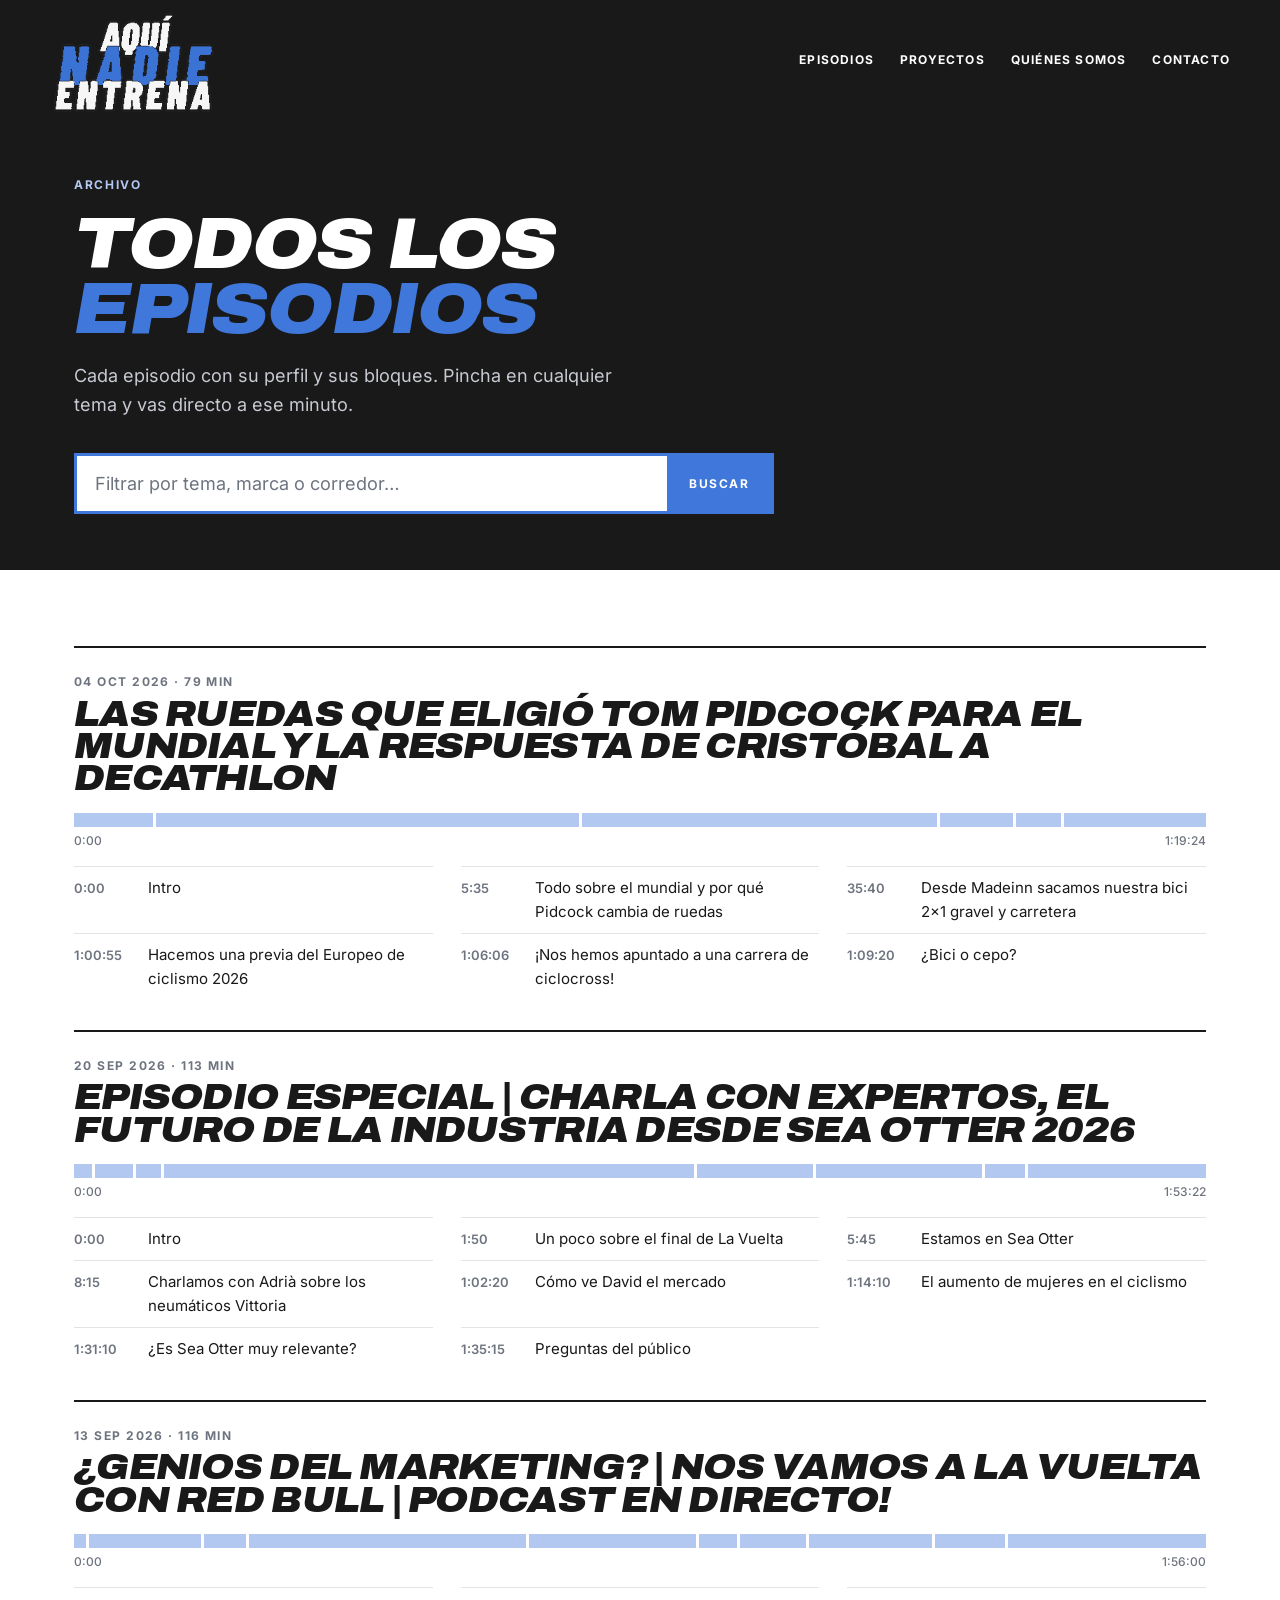
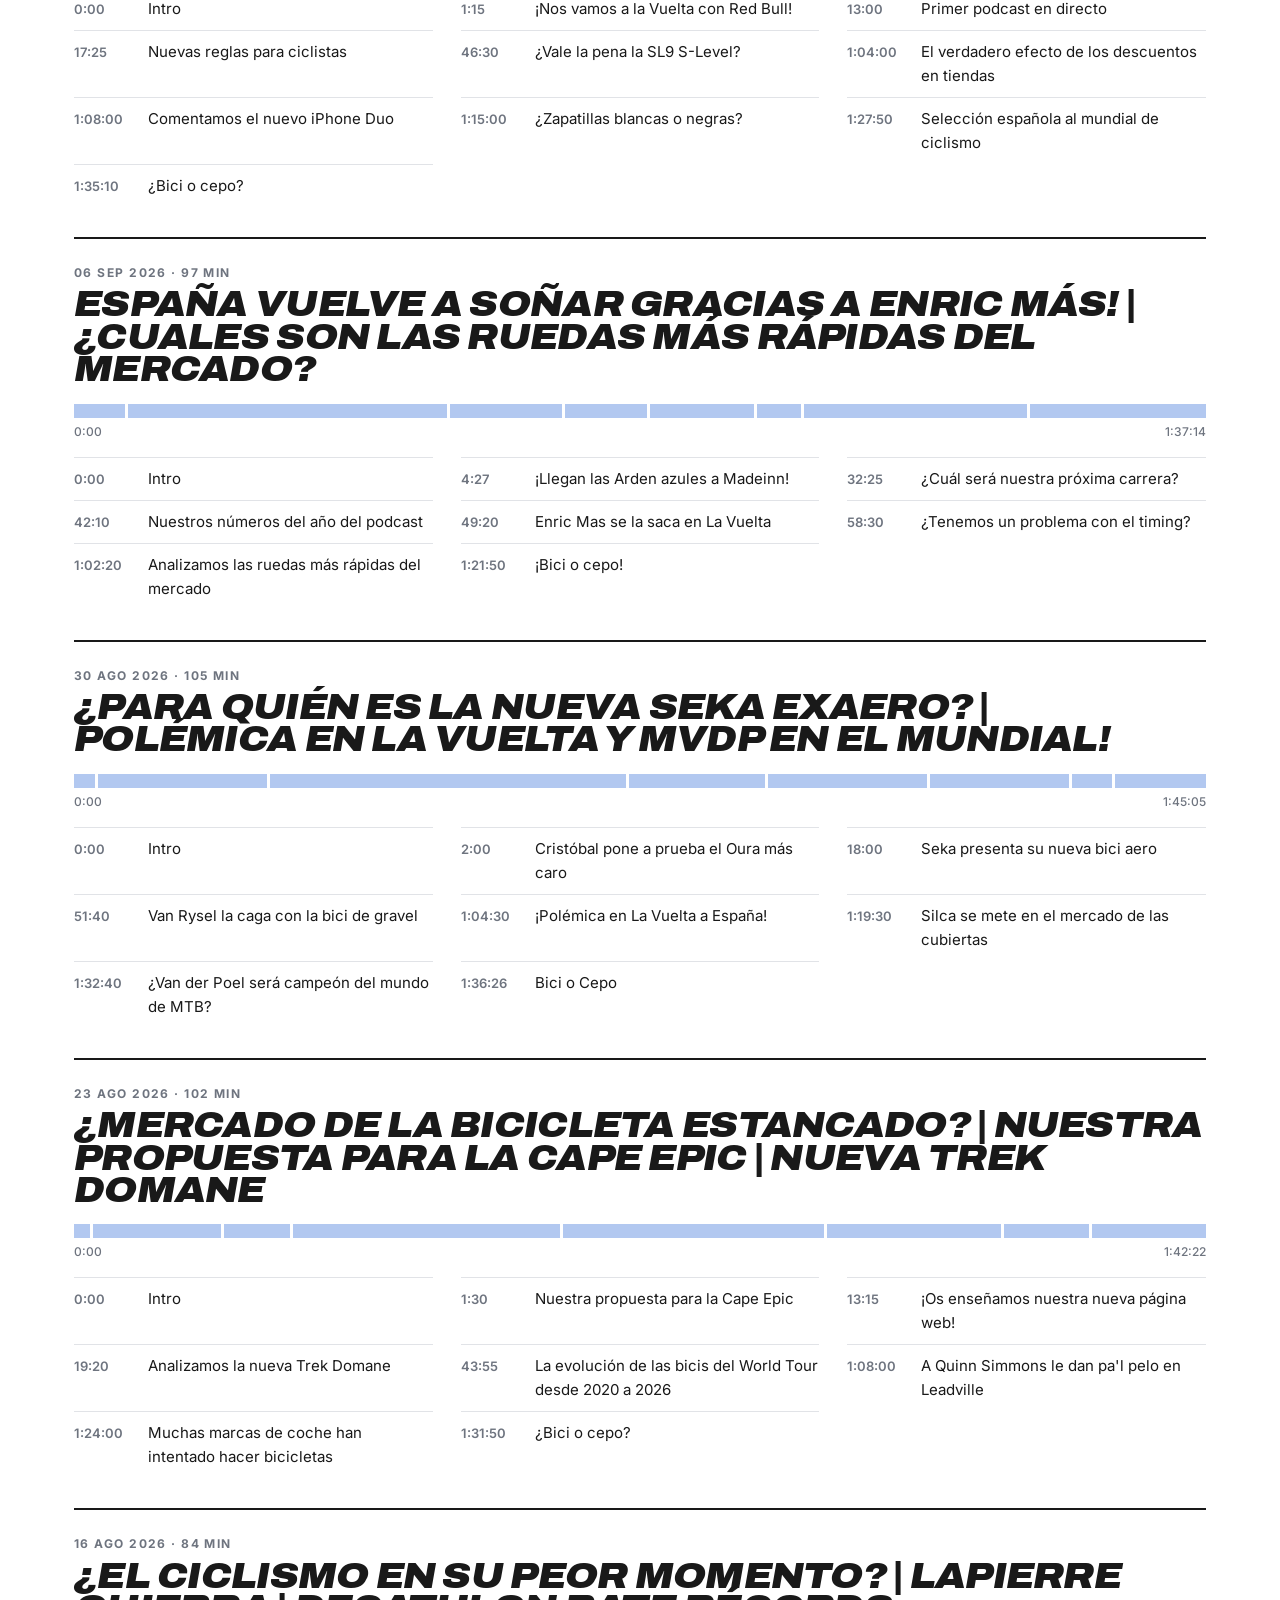
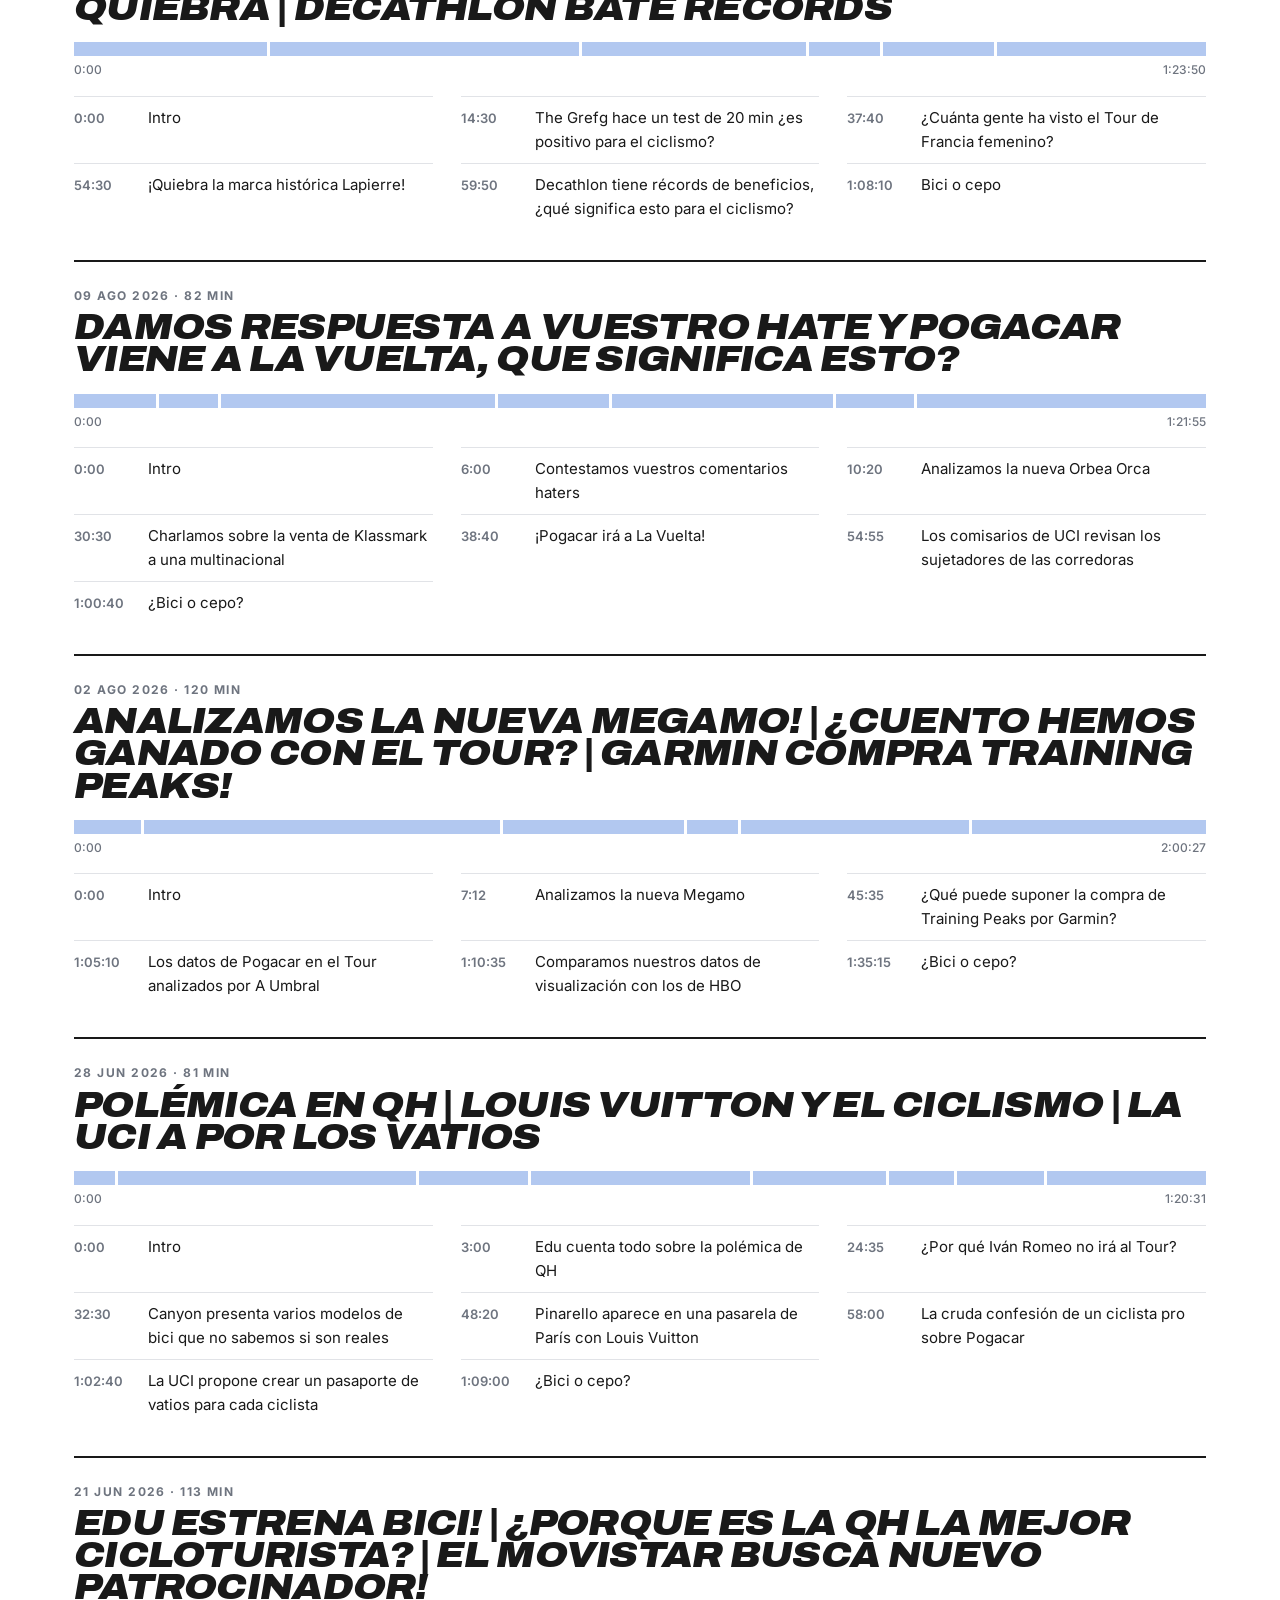
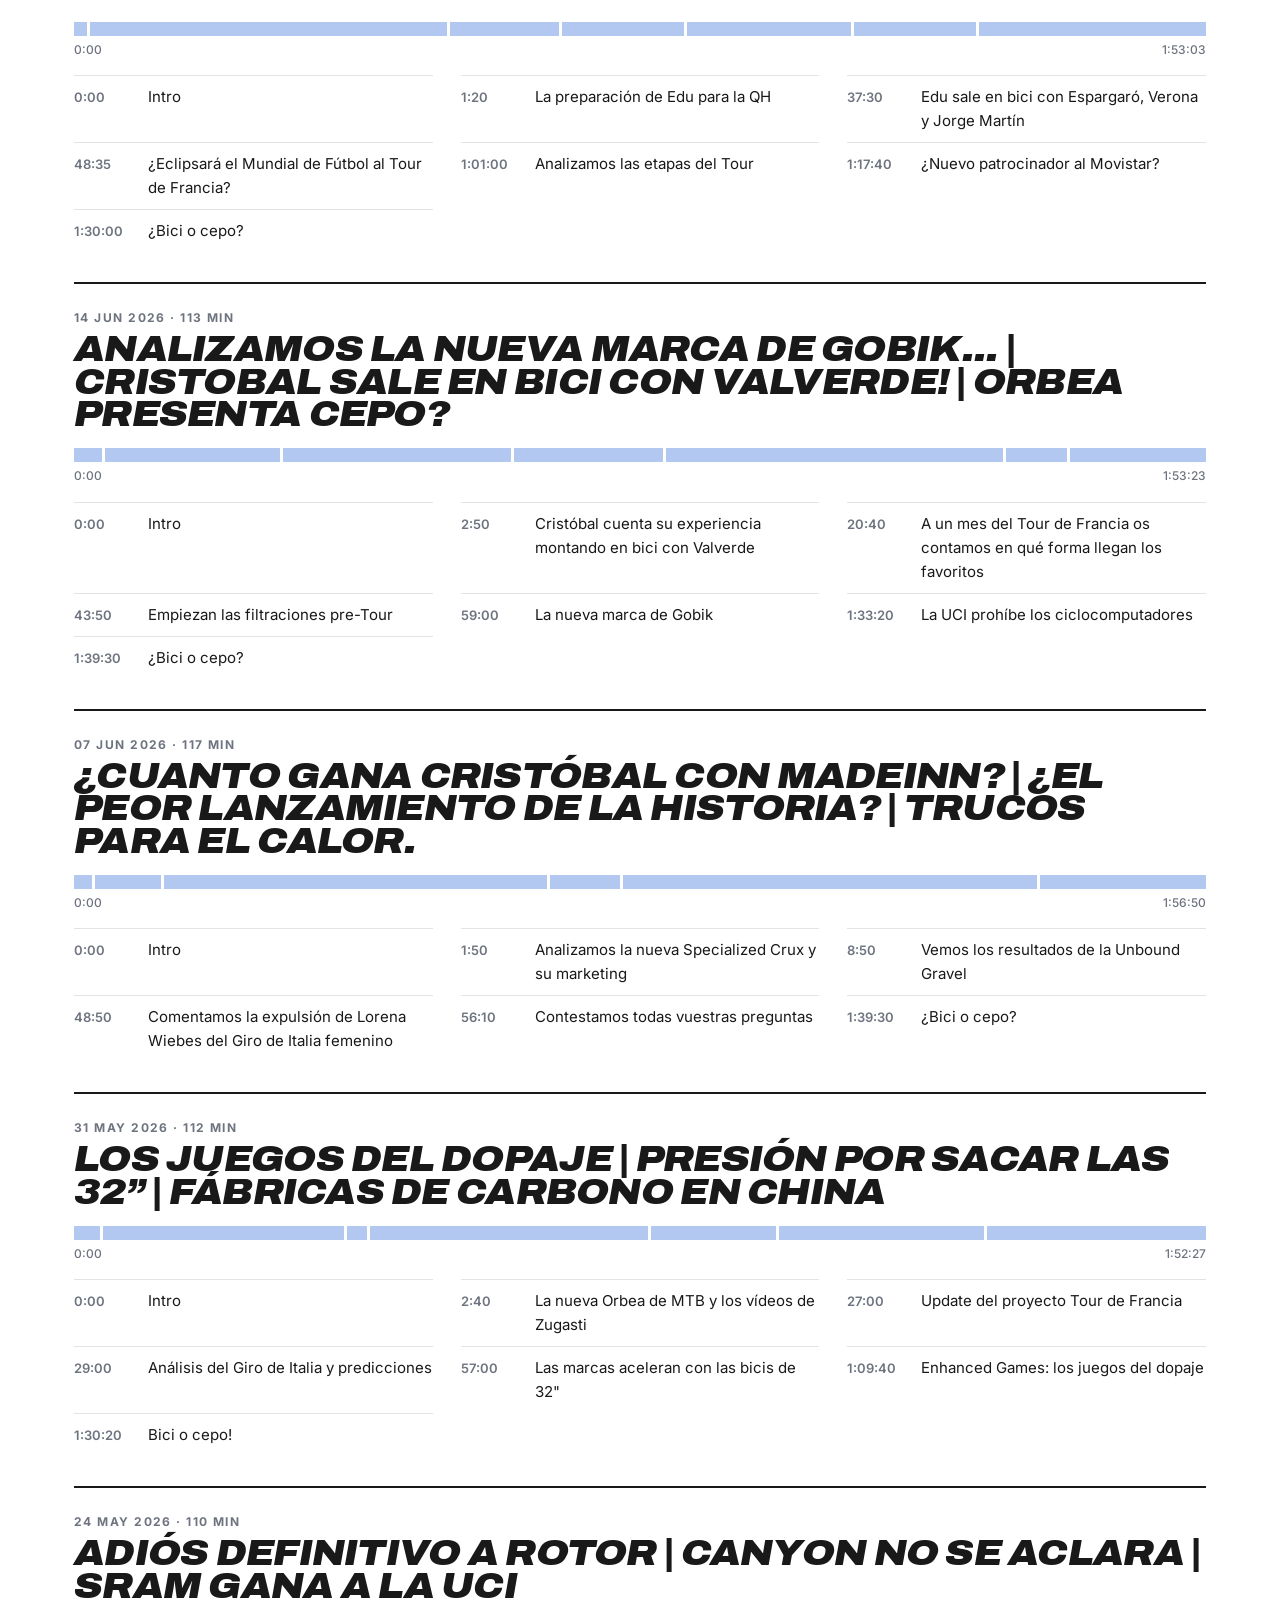
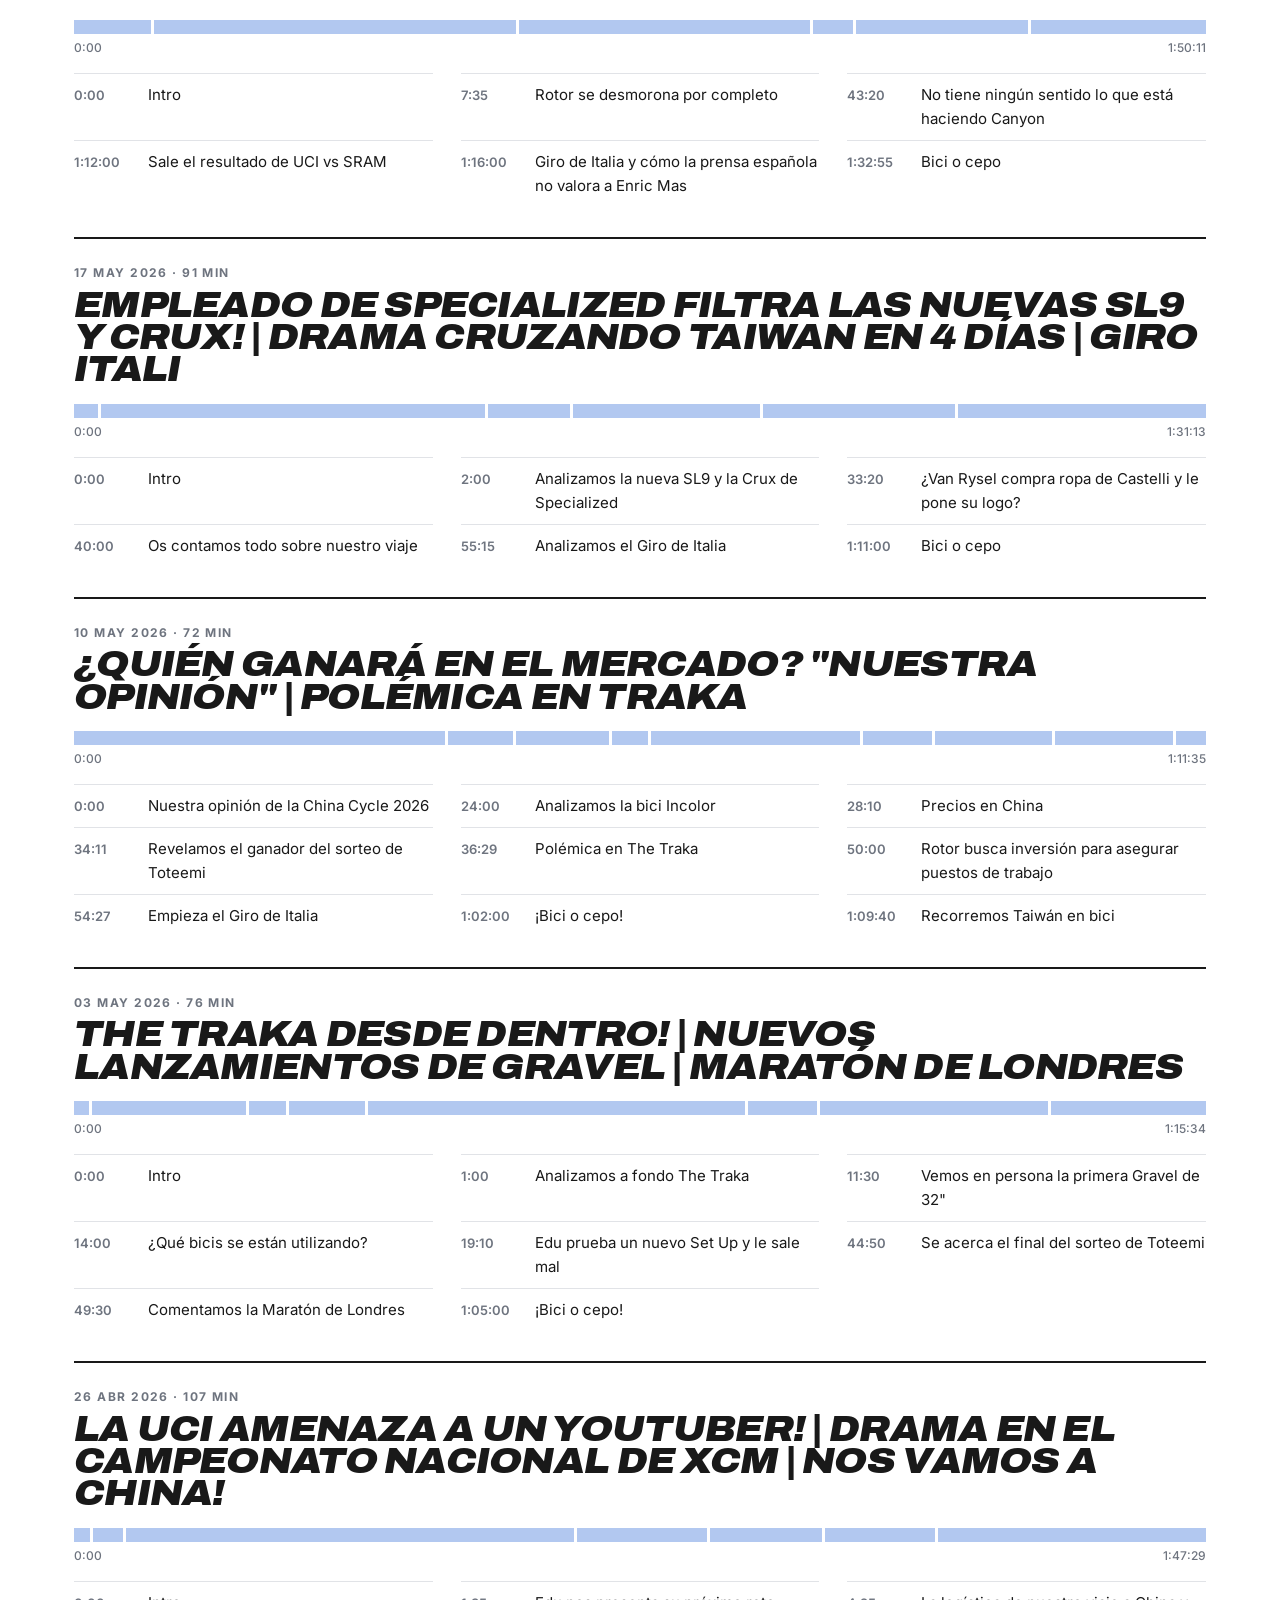
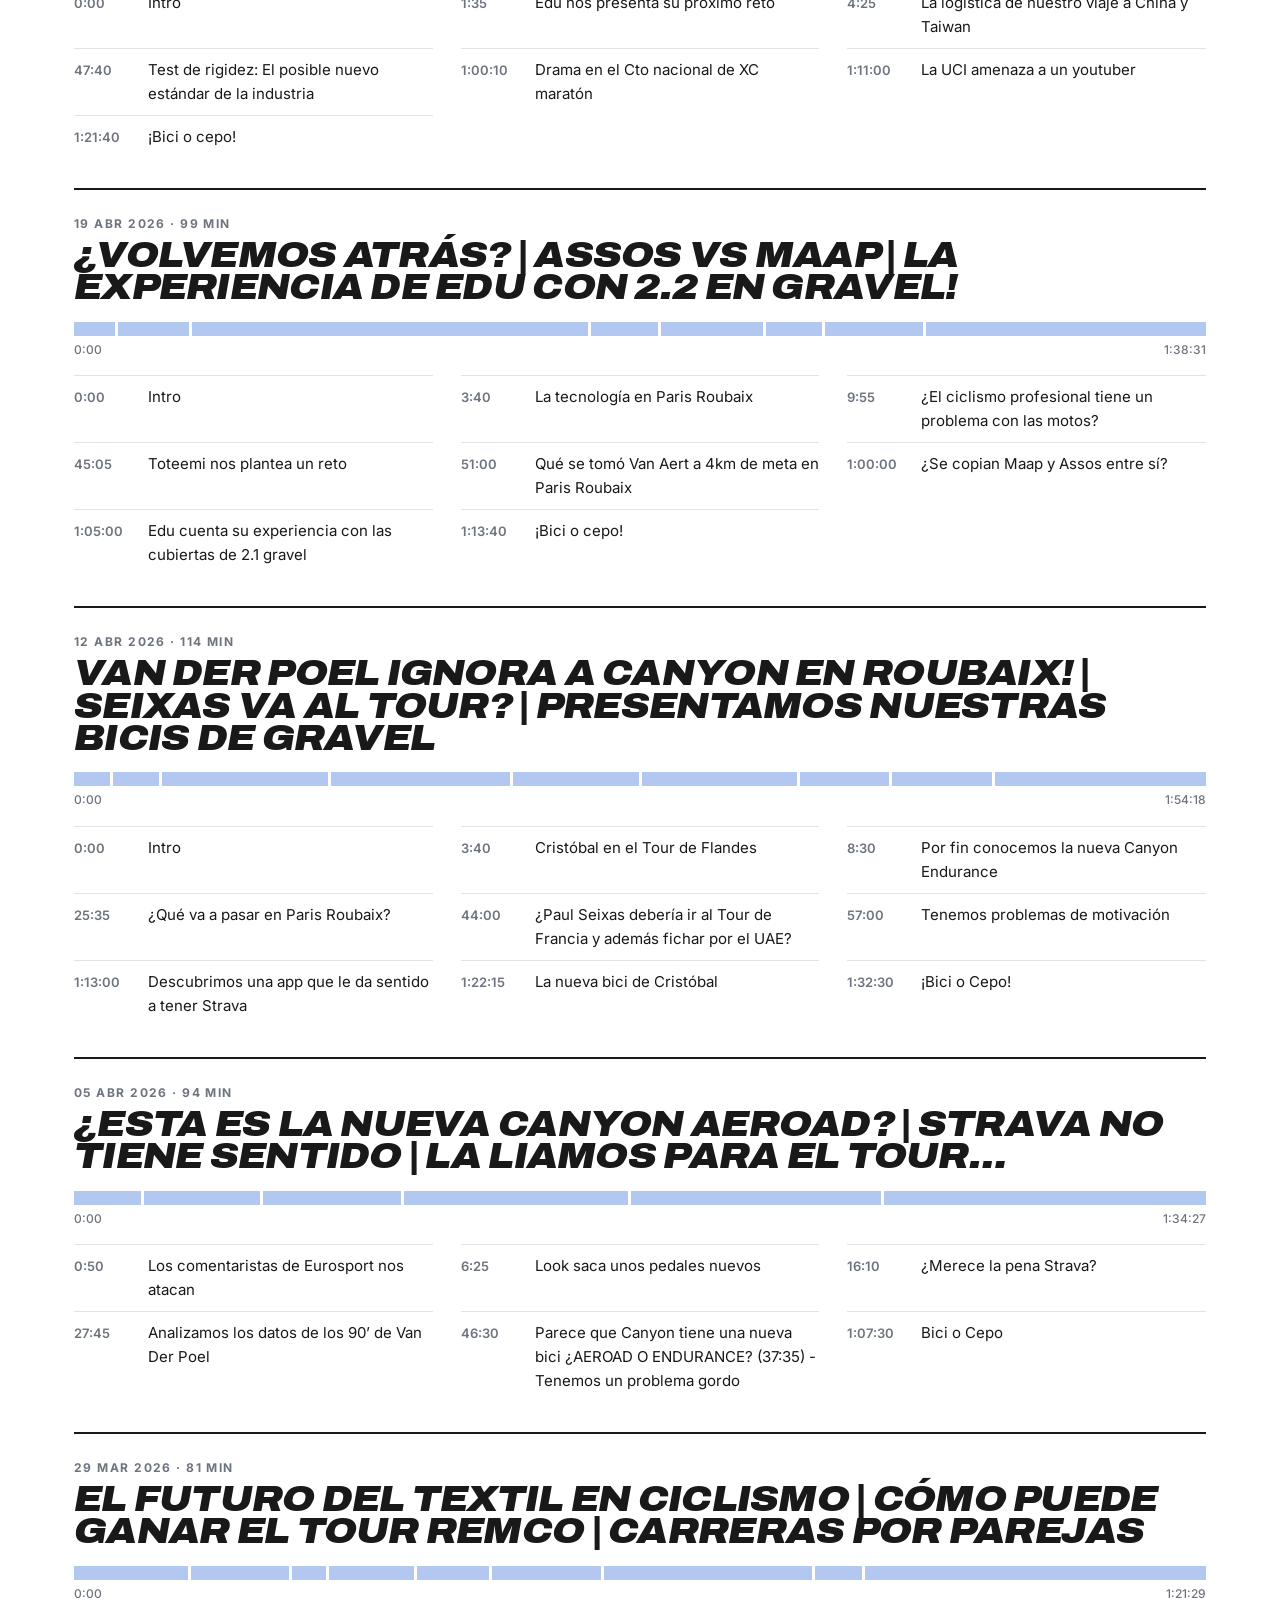
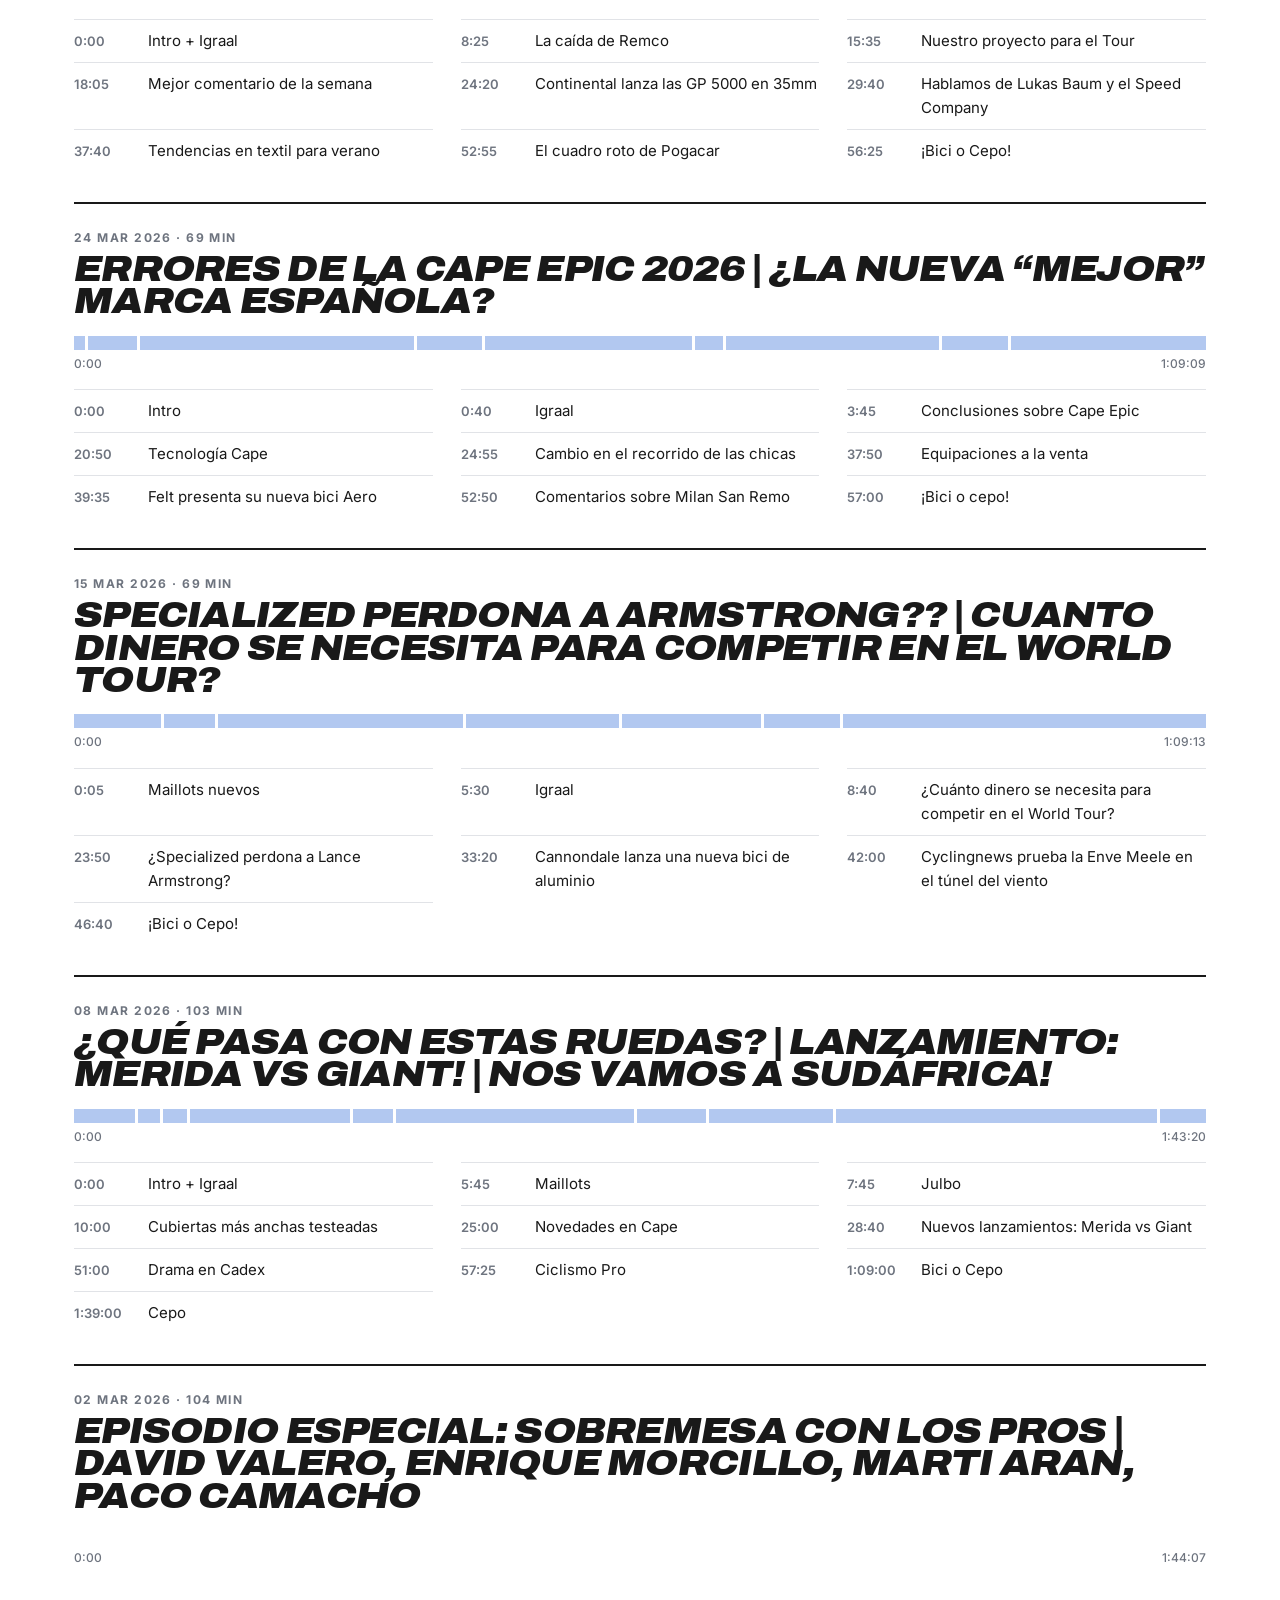
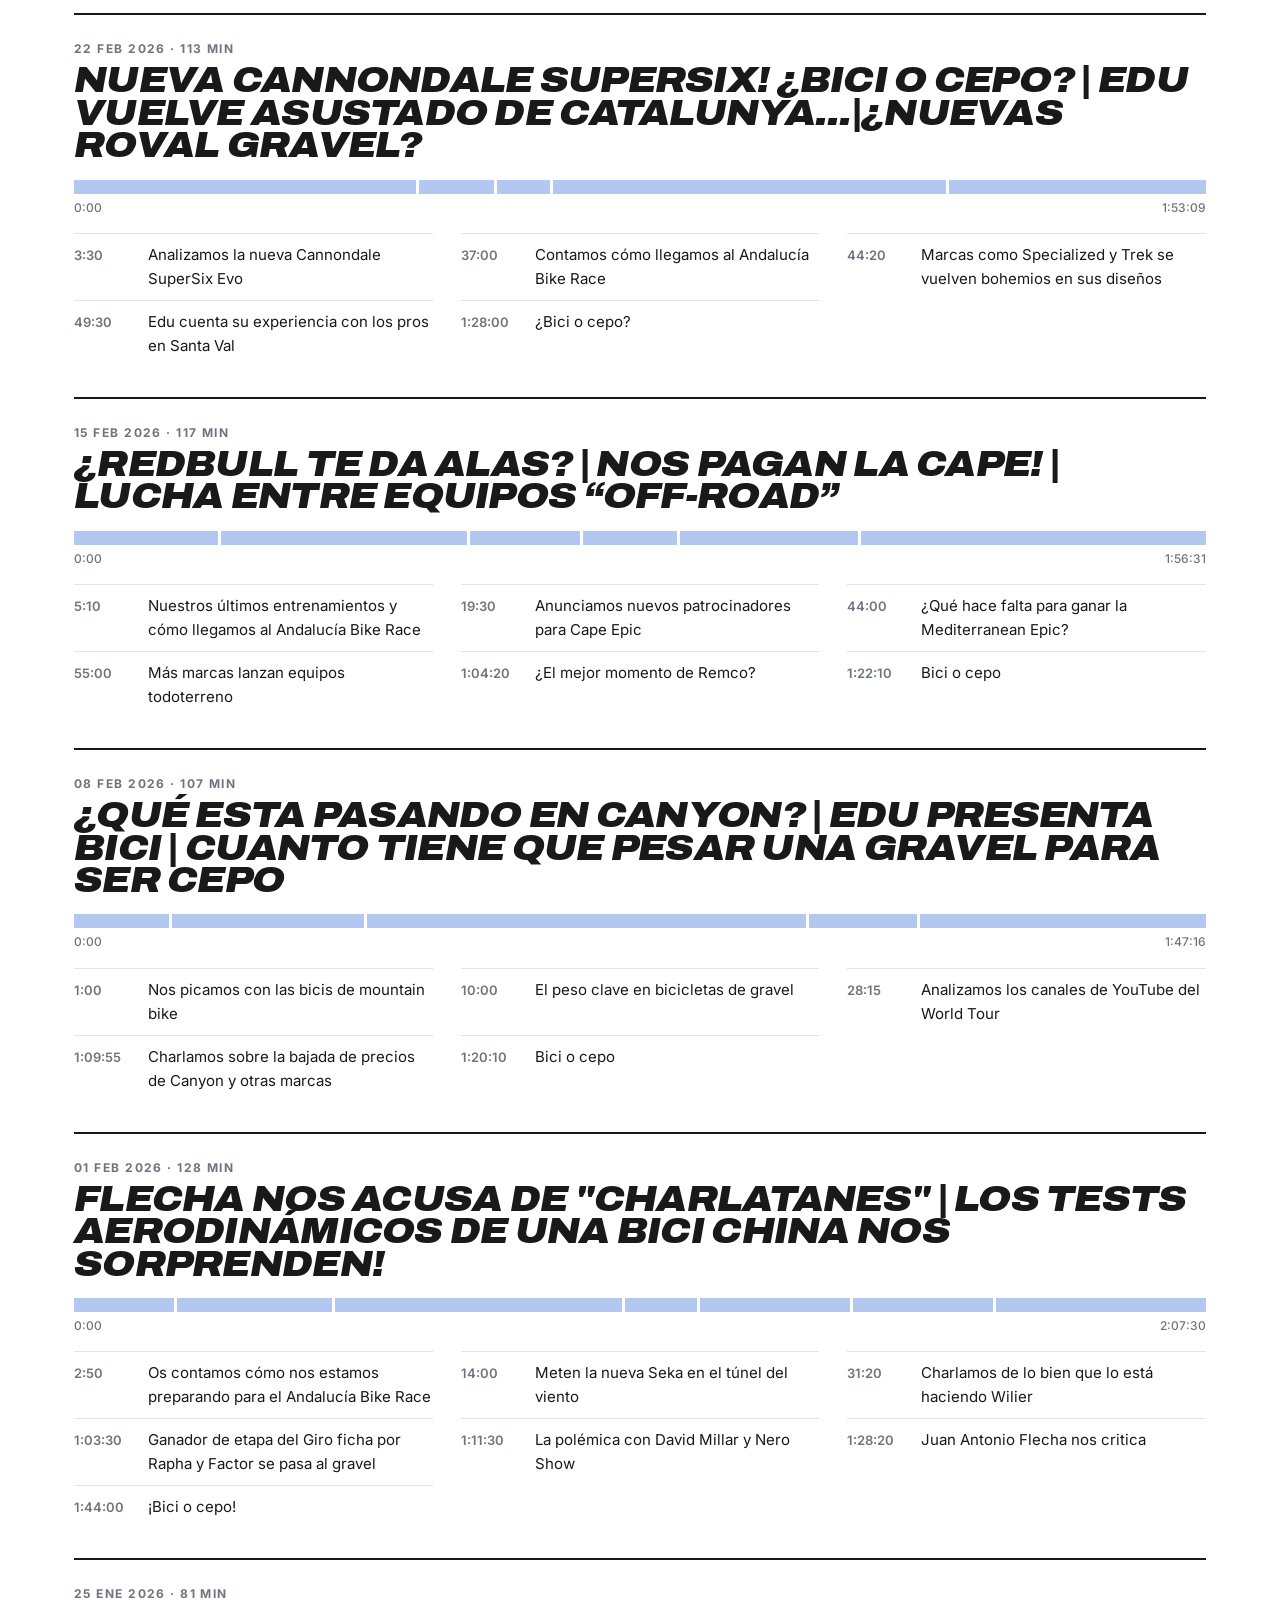
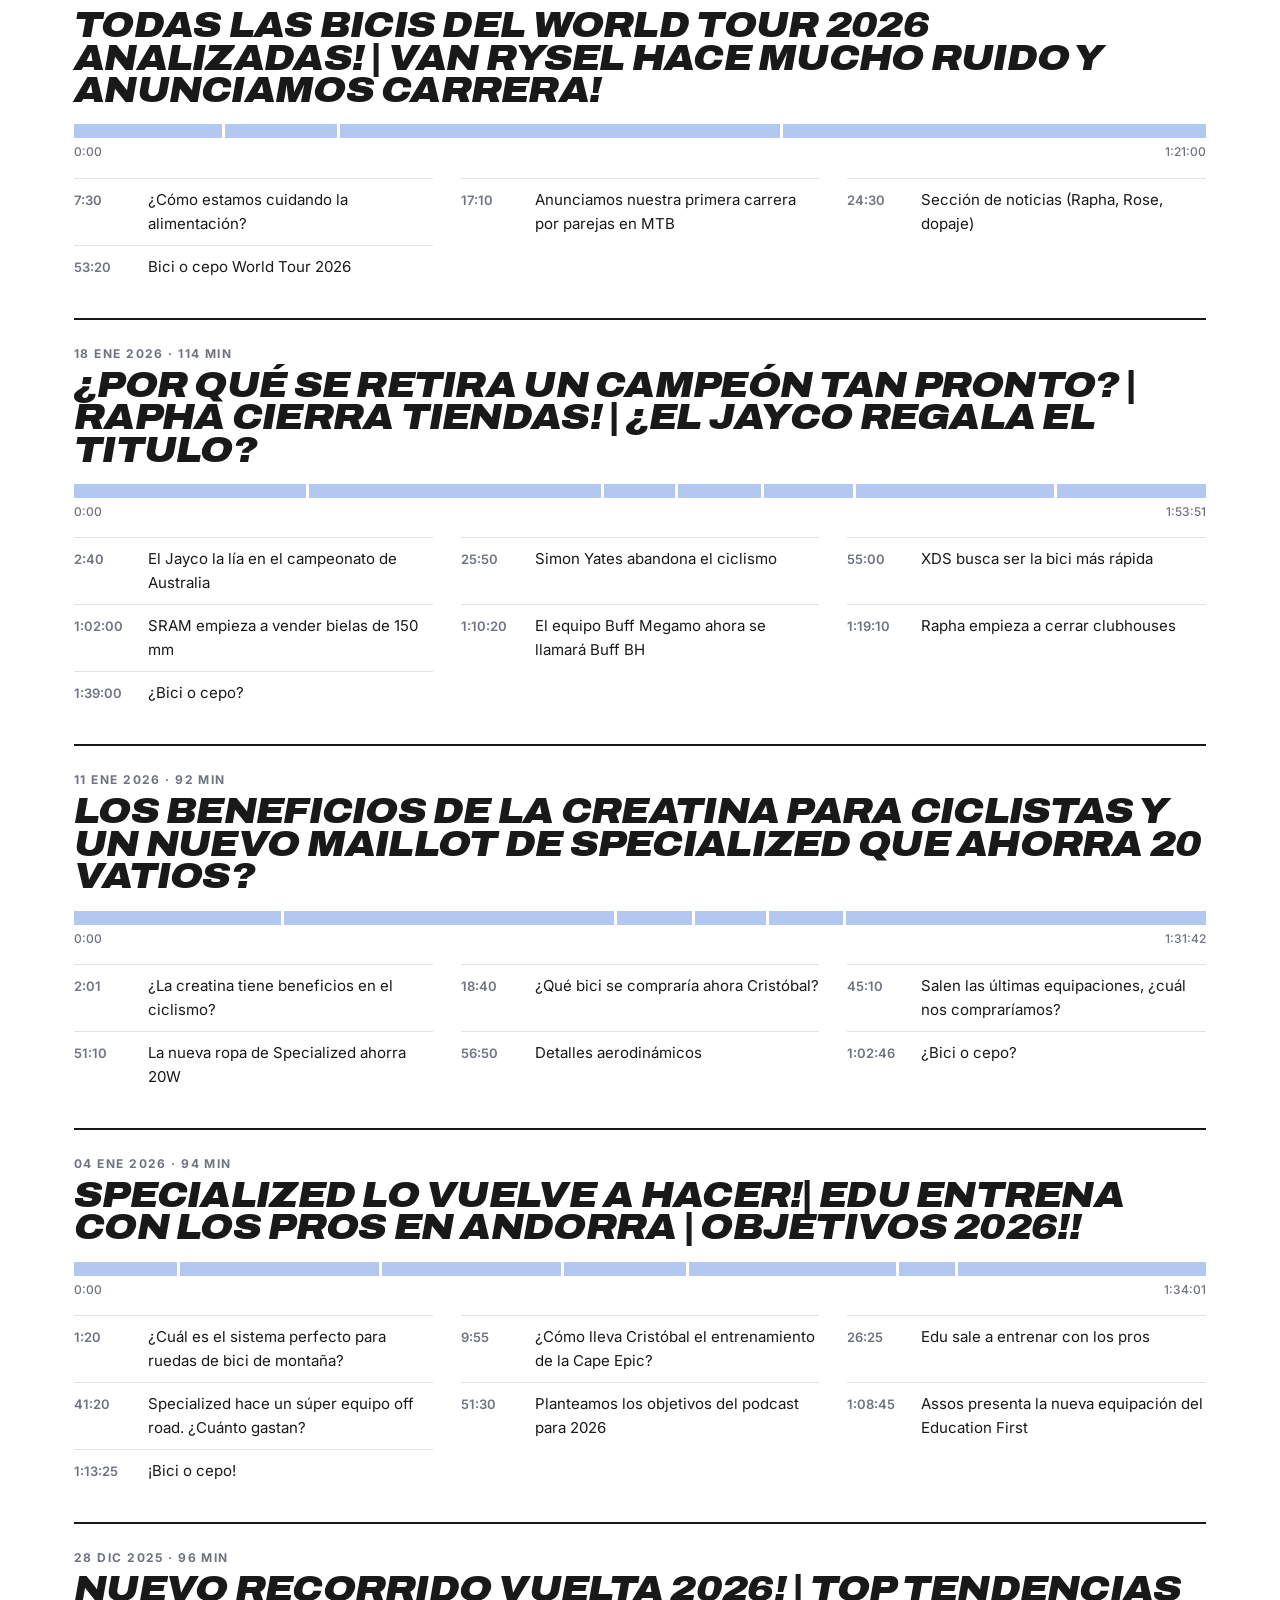
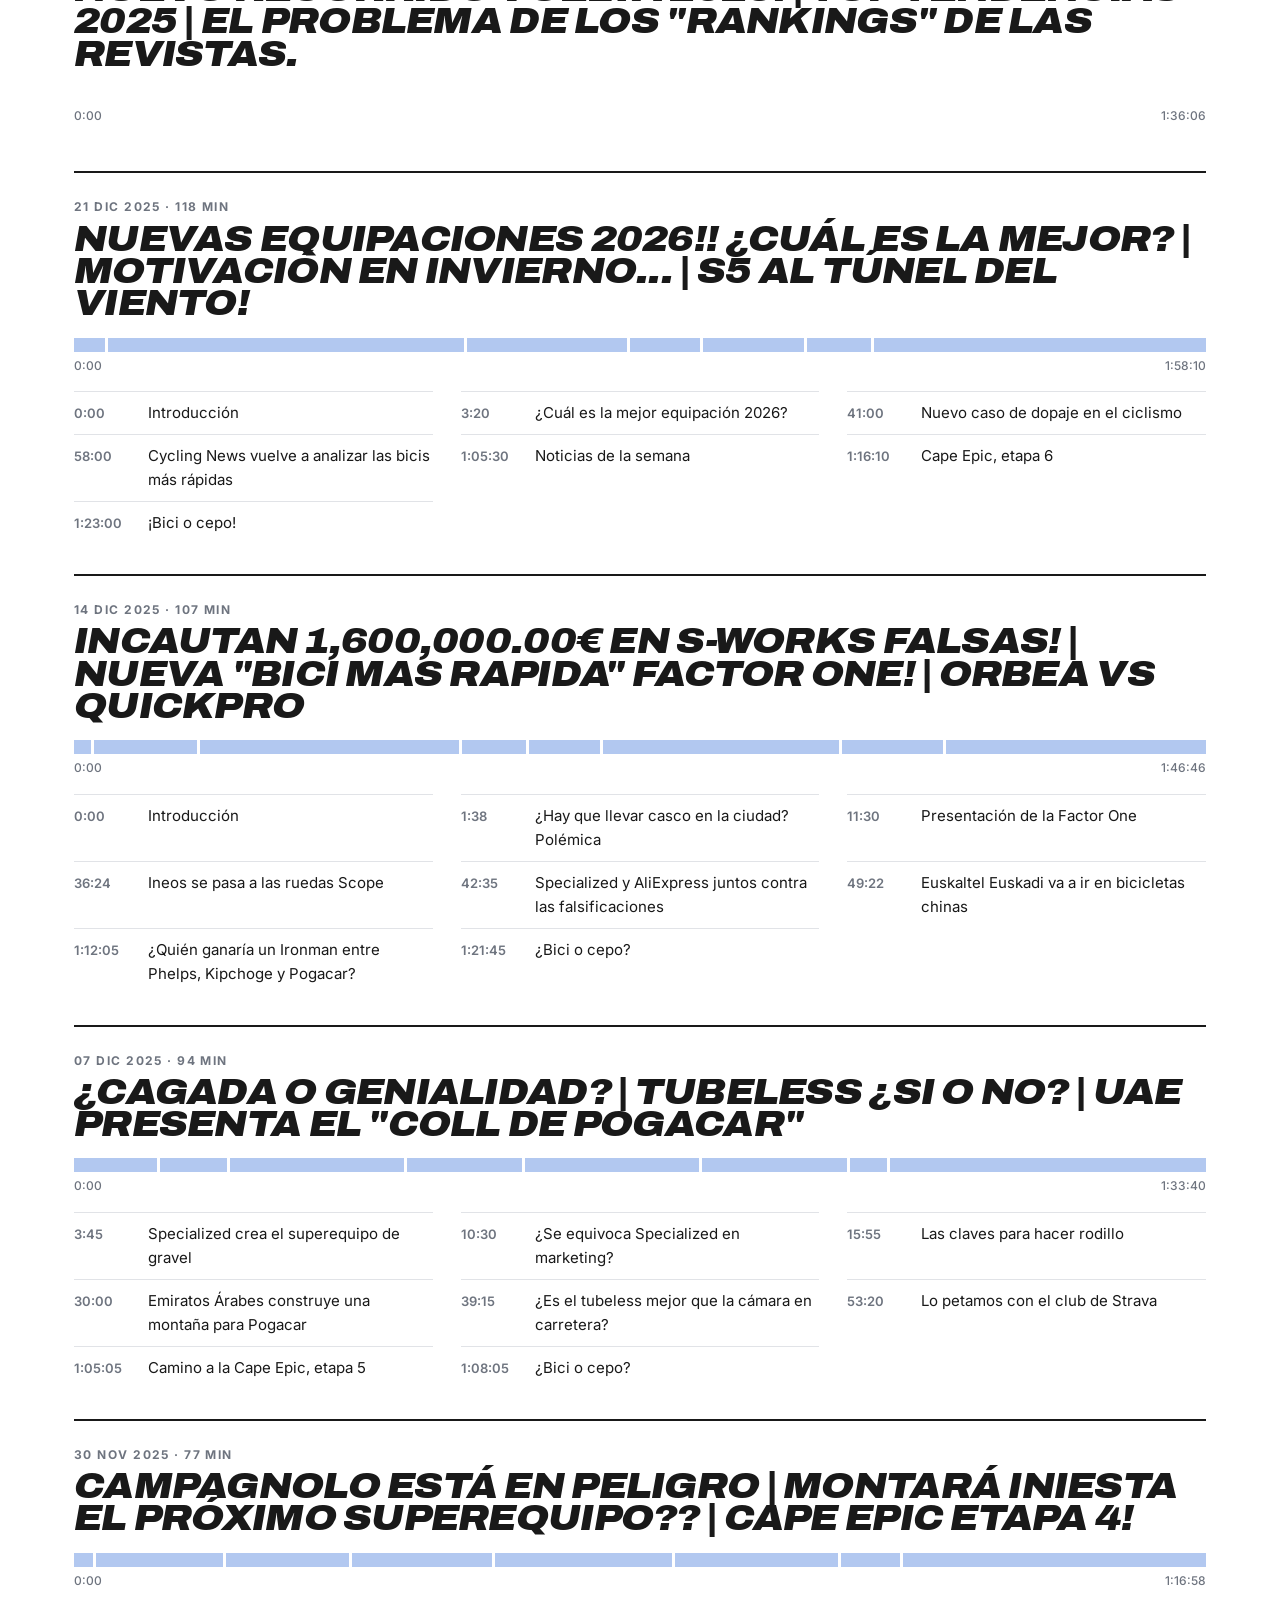
<file: episodios.html>
<!DOCTYPE html>
<html lang="es">
<head>
<meta charset="utf-8">
<meta name="viewport" content="width=device-width, initial-scale=1">
<title>Todos los episodios — Aquí Nadie Entrena</title>
<meta name="description" content="Archivo completo de episodios de Aquí Nadie Entrena, con todos los temas y el minuto en que empieza cada uno.">
<meta name="theme-color" content="#191919">
<link rel="icon" href="assets/img/icono-512.png">
<link rel="apple-touch-icon" href="assets/img/icono-180.png">
<link rel="preload" href="assets/fonts/archivo-black-italic.woff2" as="font" type="font/woff2" crossorigin>
<link rel="preload" href="assets/fonts/inter.woff2" as="font" type="font/woff2" crossorigin>
<link rel="stylesheet" href="assets/css/estilo.css?v=20261022">
</head>
<body>

<header class="cabecera">
  <div class="envoltorio cabecera__fila">
    <a class="logo" href="/"><img src="assets/img/logo-negativo.png" alt="Aquí Nadie Entrena"></a>
    <nav class="menu">
      <a href="/episodios">Episodios</a>
      <a href="/proyectos">Proyectos</a>
      <a href="/#hosts">Quiénes somos</a>
      <a href="/#contacto">Contacto</a>
    </nav>
  </div>
</header>

<main>
  <section class="portada" style="padding:50px 0 56px">
    <div class="envoltorio">
      <p class="portada__eyebrow">Archivo</p>
      <h1 class="display" style="font-size:clamp(38px,7vw,72px)">Todos los <em>episodios</em></h1>
      <p class="portada__sub">Cada episodio con su perfil y sus bloques. Pincha en cualquier tema y vas directo a ese minuto.</p>

      <div class="buscador">
        <label class="buscador__campo">
          <span style="position:absolute;left:-9999px">Buscar un tema</span>
          <input id="busqueda" type="search" autocomplete="off" spellcheck="false"
                 placeholder="Filtrar por tema, marca o corredor…">
          <span class="buscador__icono" aria-hidden="true">BUSCAR</span>
        </label>
      </div>
    </div>
  </section>

  <section class="resultados" id="resultados" hidden aria-live="polite">
    <div class="envoltorio resultados__caja">
      <p class="resultados__estado" id="estadoResultados"></p>
      <div id="listaResultados"></div>
    </div>
  </section>

  <section class="seccion">
    <div class="envoltorio"><div id="todos"></div></div>
  </section>
</main>

<footer class="pie">
  <div class="envoltorio">
    <div class="pie__fila">
      <div class="pie__logo">
        <img src="assets/img/logo-negativo.png" alt="Aquí Nadie Entrena">
        <p class="display pie__claim">Hablamos de <em>todo</em>.</p>
      </div>
      <div>
        <h4>Escuchar</h4>
        <ul>
          <li><a href="https://www.youtube.com/@aqui.nadie.entrena" target="_blank" rel="noopener">YouTube</a></li>
          <li><a href="https://open.spotify.com/show/7EUC3MLxf5Zmfw8eUroFXx" target="_blank" rel="noopener">Spotify</a></li>
        </ul>
      </div>
      <div>
        <h4>Redes</h4>
        <ul>
          <li><a href="https://www.instagram.com/aquinadieentrena.podcast/" target="_blank" rel="noopener">Instagram</a></li>
          <li><a href="https://www.tiktok.com/@aquinadieentrena" target="_blank" rel="noopener">TikTok</a></li>
        </ul>
      </div>
      <div>
        <h4>Más</h4>
        <ul>
          <li><a href="/proyectos">Proyectos</a></li>
          <li><a href="https://aquinadieentrena.beehiiv.com/" target="_blank" rel="noopener">Newsletter</a></li>
          <li><a href="mailto:hola@aquinadieentrena.cc">Contacto</a></li>
        </ul>
      </div>
      <div>
        <h4>Legal</h4>
        <ul>
          <li><a href="/aviso-legal">Aviso legal</a></li>
          <li><a href="/privacidad">Privacidad</a></li>
          <li><a href="/cookies">Cookies</a></li>
        </ul>
      </div>
    </div>
    <p class="pie__legal">© 2026 Aquí Nadie Entrena · Eduardo Talavera y Cristóbal Meseguer</p>
  </div>
</footer>

<script src="data/episodios.js?v=20260923"></script>
<script src="assets/js/stats.js?v=20260930"></script>
<script src="assets/js/app.js?v=20260923"></script>
<!-- Metricool tracker -->
<script>function loadScript(a){var b=document.getElementsByTagName("head")[0],c=document.createElement("script");c.type="text/javascript",c.src="https://tracker.metricool.com/resources/be.js",c.onreadystatechange=a,c.onload=a,b.appendChild(c)}loadScript(function(){beTracker.t({hash:"c7db82b313f4393f7f613082e4e13b84"})});</script>
</body>
</html>
</file>
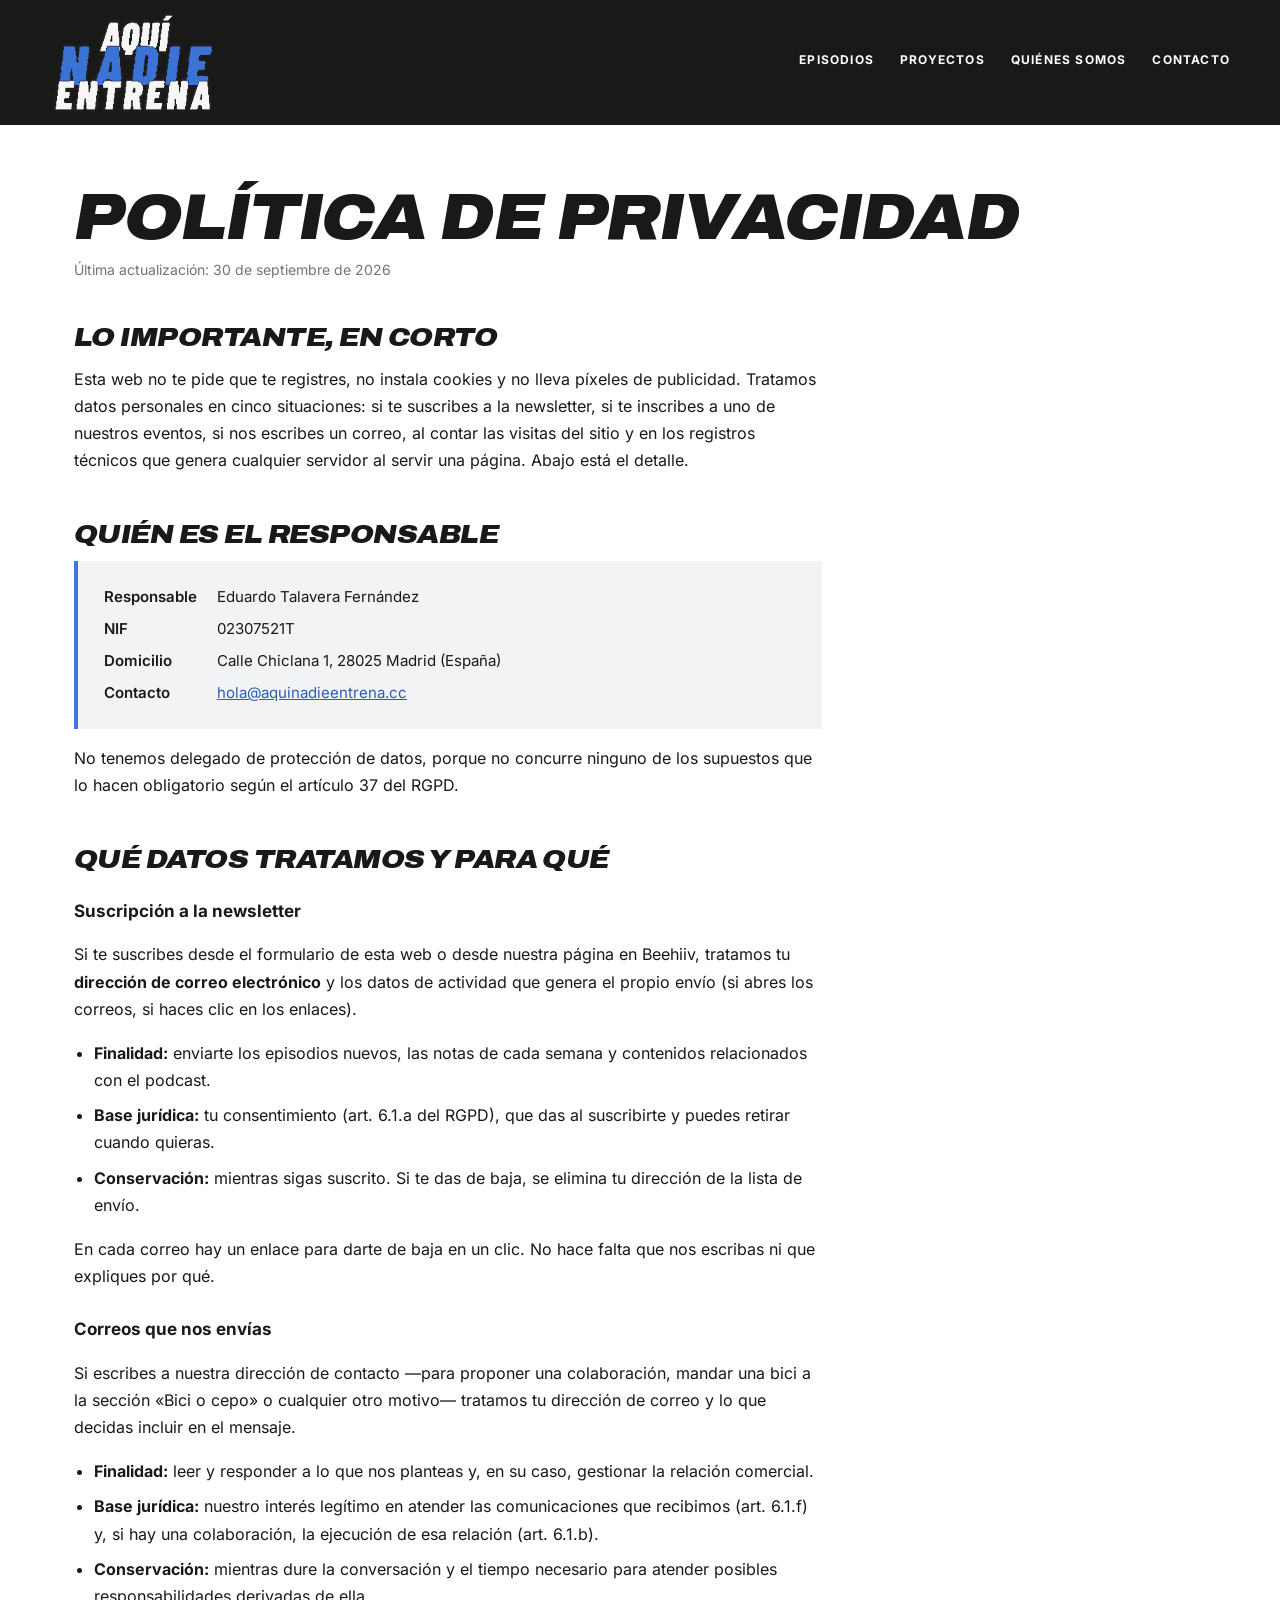
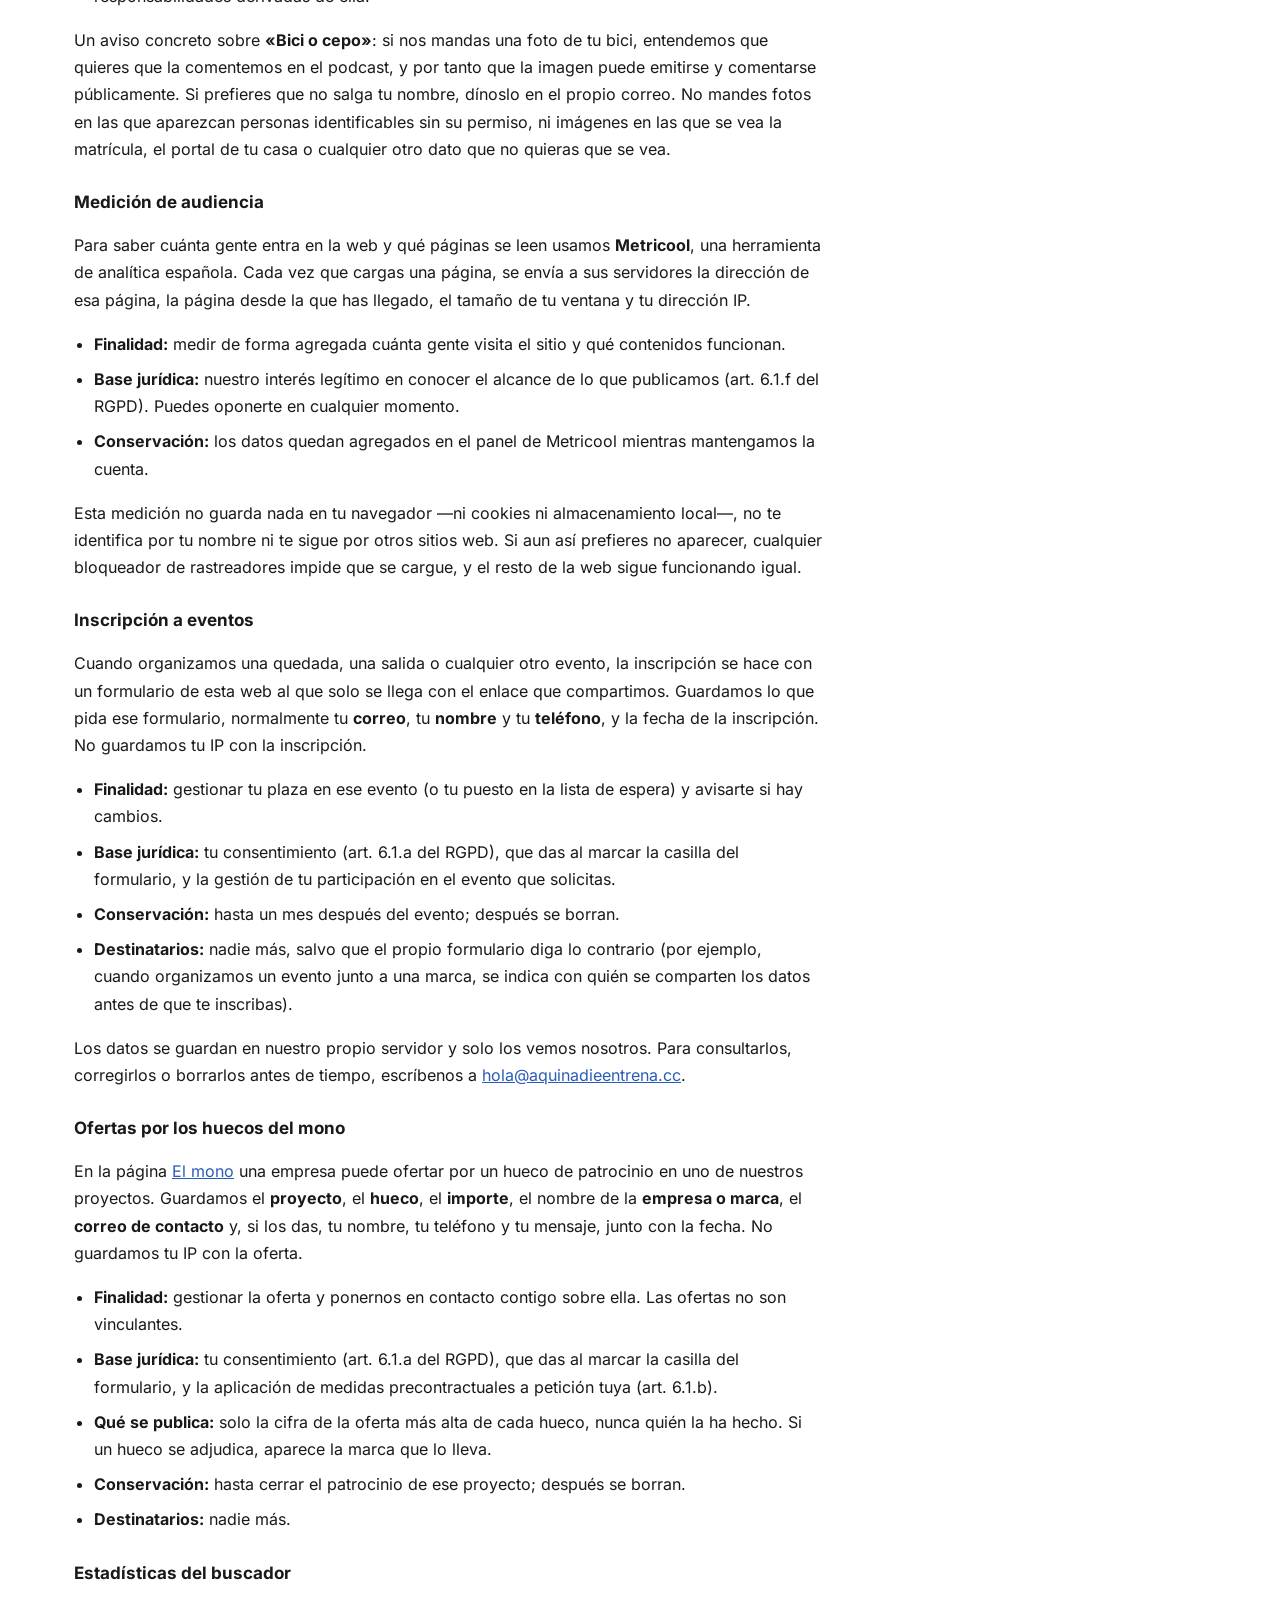
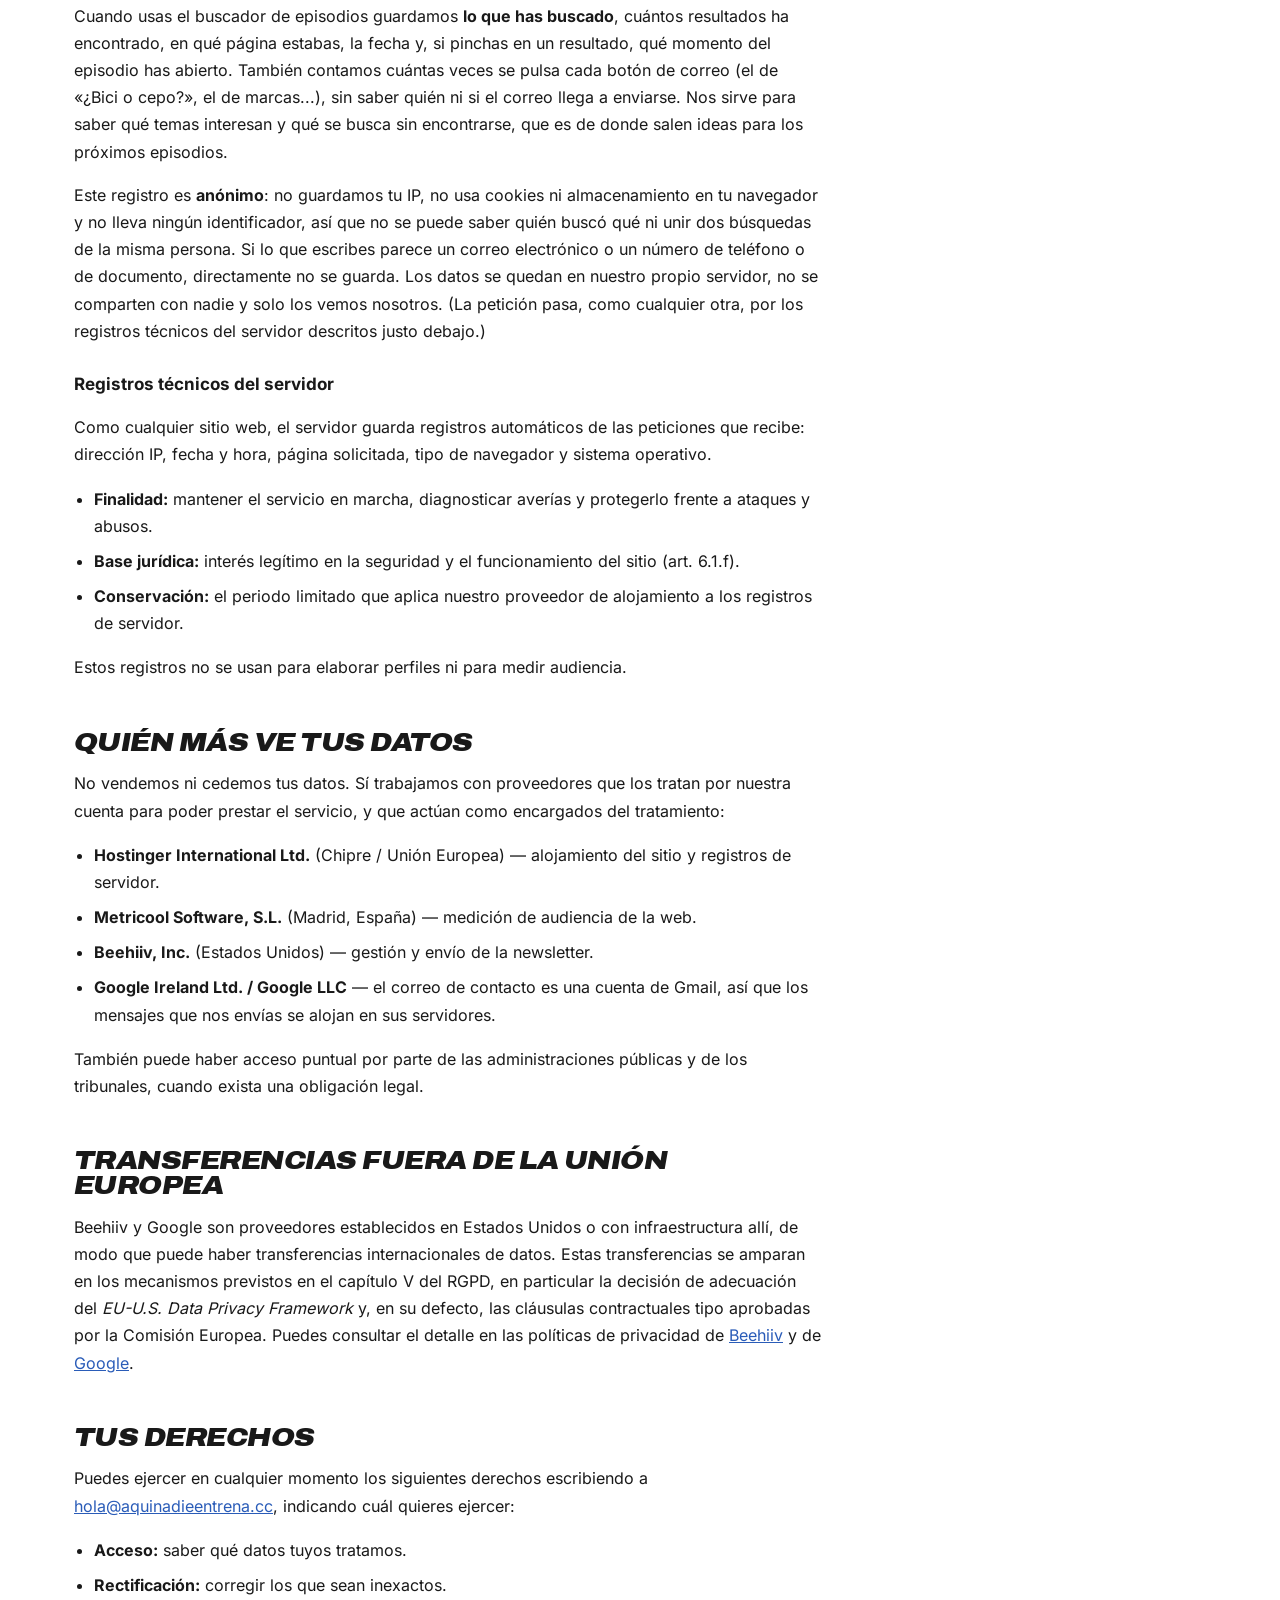
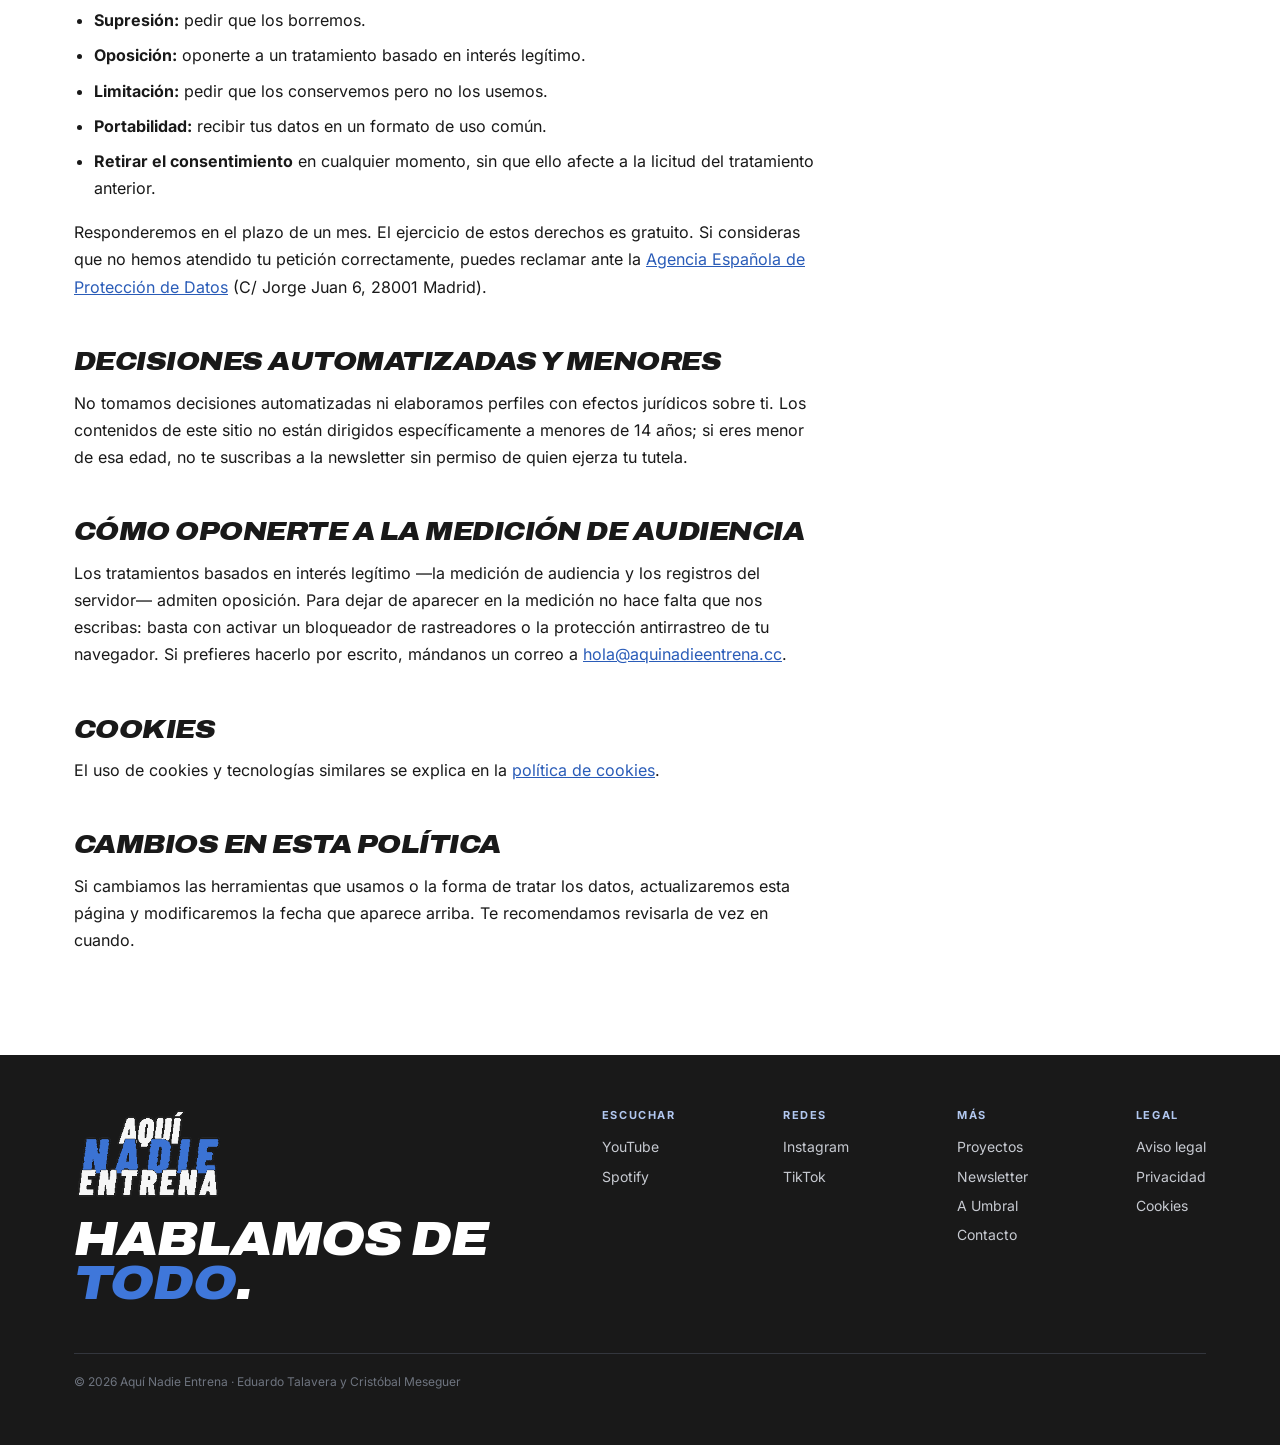
<file: privacidad.html>
<!DOCTYPE html>
<html lang="es">
<head>
<meta charset="utf-8">
<meta name="viewport" content="width=device-width, initial-scale=1">
<title>Política de privacidad — Aquí Nadie Entrena</title>
<meta name="description" content="Cómo tratamos los datos personales en aquinadieentrena.cc: newsletter, correos de contacto, medición de audiencia y registros del servidor.">
<meta name="robots" content="noindex, follow">
<meta name="theme-color" content="#191919">
<link rel="icon" href="assets/img/icono-512.png">
<link rel="apple-touch-icon" href="assets/img/icono-180.png">
<link rel="preload" href="assets/fonts/archivo-black-italic.woff2" as="font" type="font/woff2" crossorigin>
<link rel="preload" href="assets/fonts/inter.woff2" as="font" type="font/woff2" crossorigin>
<link rel="stylesheet" href="assets/css/estilo.css?v=20261022">
<style>
  .legal { padding: 64px 0 84px; }
  .legal__cabecera { margin-bottom: 44px; }
  .legal__cabecera h1 { font-size: clamp(38px, 6vw, 64px); margin: 0 0 12px; }
  .legal__fecha { color: var(--gris-medio); font-size: 14px; margin: 0; }
  .legal__texto { max-width: 68ch; }
  .legal__texto h2 {
    font-family: var(--display); font-weight: 900; font-style: italic;
    text-transform: uppercase; letter-spacing: -.02em; line-height: .95;
    font-size: 26px; margin: 48px 0 14px;
  }
  .legal__texto h2:first-child { margin-top: 0; }
  .legal__texto h3 { font-size: 17px; margin: 26px 0 8px; }
  .legal__texto p, .legal__texto li { font-size: 16px; line-height: 1.7; }
  .legal__texto ul { padding-left: 20px; }
  .legal__texto li { margin-bottom: 8px; }
  .legal__texto a { color: var(--azul-enlace); }
  .legal__datos {
    background: var(--gris-humo); padding: 24px 26px; margin: 0 0 8px;
    border-left: 4px solid var(--azul);
  }
  .legal__datos dl { margin: 0; display: grid; grid-template-columns: max-content 1fr; gap: 8px 20px; }
  .legal__datos dt { font-weight: 600; font-size: 15px; }
  .legal__datos dd { margin: 0; font-size: 15px; }
  @media (max-width: 560px) {
    .legal__datos dl { grid-template-columns: 1fr; gap: 2px; }
    .legal__datos dd { margin-bottom: 10px; }
  }
</style>
</head>
<body>

<header class="cabecera">
  <div class="envoltorio cabecera__fila">
    <a class="logo" href="/"><img src="assets/img/logo-negativo.png" alt="Aquí Nadie Entrena"></a>
    <nav class="menu">
      <a href="/#episodios">Episodios</a>
      <a href="/proyectos">Proyectos</a>
      <a href="/#hosts">Quiénes somos</a>
      <a href="/#contacto">Contacto</a>
    </nav>
  </div>
</header>

<main>
  <section class="legal">
    <div class="envoltorio">

      <div class="legal__cabecera">
        <h1 class="display">Política de <em>privacidad</em></h1>
        <p class="legal__fecha">Última actualización: 30 de septiembre de 2026</p>
      </div>

      <div class="legal__texto">
        <h2>Lo importante, en corto</h2>
        <p>
          Esta web no te pide que te registres, no instala cookies y no lleva píxeles de
          publicidad. Tratamos datos personales en cinco situaciones: si te suscribes a la
          newsletter, si te inscribes a uno de nuestros eventos, si nos escribes un correo,
          al contar las visitas del sitio y en los registros técnicos que genera cualquier
          servidor al servir una página. Abajo está
          el detalle.
        </p>

        <h2>Quién es el responsable</h2>
        <div class="legal__datos">
          <dl>
            <dt>Responsable</dt><dd>Eduardo Talavera Fernández</dd>
            <dt>NIF</dt><dd>02307521T</dd>
            <dt>Domicilio</dt><dd>Calle Chiclana 1, 28025 Madrid (España)</dd>
            <dt>Contacto</dt><dd><a href="mailto:hola@aquinadieentrena.cc">hola@aquinadieentrena.cc</a></dd>
          </dl>
        </div>
        <p>
          No tenemos delegado de protección de datos, porque no concurre ninguno de los supuestos
          que lo hacen obligatorio según el artículo 37 del RGPD.
        </p>

        <h2>Qué datos tratamos y para qué</h2>

        <h3>Suscripción a la newsletter</h3>
        <p>
          Si te suscribes desde el formulario de esta web o desde nuestra página en Beehiiv,
          tratamos tu <strong>dirección de correo electrónico</strong> y los datos de actividad
          que genera el propio envío (si abres los correos, si haces clic en los enlaces).
        </p>
        <ul>
          <li><strong>Finalidad:</strong> enviarte los episodios nuevos, las notas de cada semana y contenidos relacionados con el podcast.</li>
          <li><strong>Base jurídica:</strong> tu consentimiento (art. 6.1.a del RGPD), que das al suscribirte y puedes retirar cuando quieras.</li>
          <li><strong>Conservación:</strong> mientras sigas suscrito. Si te das de baja, se elimina tu dirección de la lista de envío.</li>
        </ul>
        <p>
          En cada correo hay un enlace para darte de baja en un clic. No hace falta que nos
          escribas ni que expliques por qué.
        </p>

        <h3>Correos que nos envías</h3>
        <p>
          Si escribes a nuestra dirección de contacto —para proponer una colaboración, mandar una
          bici a la sección «Bici o cepo» o cualquier otro motivo— tratamos tu dirección de correo
          y lo que decidas incluir en el mensaje.
        </p>
        <ul>
          <li><strong>Finalidad:</strong> leer y responder a lo que nos planteas y, en su caso, gestionar la relación comercial.</li>
          <li><strong>Base jurídica:</strong> nuestro interés legítimo en atender las comunicaciones que recibimos (art. 6.1.f) y, si hay una colaboración, la ejecución de esa relación (art. 6.1.b).</li>
          <li><strong>Conservación:</strong> mientras dure la conversación y el tiempo necesario para atender posibles responsabilidades derivadas de ella.</li>
        </ul>
        <p>
          Un aviso concreto sobre <strong>«Bici o cepo»</strong>: si nos mandas una foto de tu
          bici, entendemos que quieres que la comentemos en el podcast, y por tanto que la imagen
          puede emitirse y comentarse públicamente. Si prefieres que no salga tu nombre, dínoslo en
          el propio correo. No mandes fotos en las que aparezcan personas identificables sin su
          permiso, ni imágenes en las que se vea la matrícula, el portal de tu casa o cualquier
          otro dato que no quieras que se vea.
        </p>

        <h3>Medición de audiencia</h3>
        <p>
          Para saber cuánta gente entra en la web y qué páginas se leen usamos
          <strong>Metricool</strong>, una herramienta de analítica española. Cada vez que
          cargas una página, se envía a sus servidores la dirección de esa página, la página
          desde la que has llegado, el tamaño de tu ventana y tu dirección IP.
        </p>
        <ul>
          <li><strong>Finalidad:</strong> medir de forma agregada cuánta gente visita el sitio y qué contenidos funcionan.</li>
          <li><strong>Base jurídica:</strong> nuestro interés legítimo en conocer el alcance de lo que publicamos (art. 6.1.f del RGPD). Puedes oponerte en cualquier momento.</li>
          <li><strong>Conservación:</strong> los datos quedan agregados en el panel de Metricool mientras mantengamos la cuenta.</li>
        </ul>
        <p>
          Esta medición no guarda nada en tu navegador —ni cookies ni almacenamiento local—,
          no te identifica por tu nombre ni te sigue por otros sitios web. Si aun así
          prefieres no aparecer, cualquier bloqueador de rastreadores impide que se cargue,
          y el resto de la web sigue funcionando igual.
        </p>

        <h3>Inscripción a eventos</h3>
        <p>
          Cuando organizamos una quedada, una salida o cualquier otro evento, la inscripción
          se hace con un formulario de esta web al que solo se llega con el enlace que
          compartimos. Guardamos lo que pida ese formulario, normalmente tu <strong>correo</strong>,
          tu <strong>nombre</strong> y tu <strong>teléfono</strong>, y la fecha de la inscripción.
          No guardamos tu IP con la inscripción.
        </p>
        <ul>
          <li><strong>Finalidad:</strong> gestionar tu plaza en ese evento (o tu puesto en la lista de espera) y avisarte si hay cambios.</li>
          <li><strong>Base jurídica:</strong> tu consentimiento (art. 6.1.a del RGPD), que das al marcar la casilla del formulario, y la gestión de tu participación en el evento que solicitas.</li>
          <li><strong>Conservación:</strong> hasta un mes después del evento; después se borran.</li>
          <li><strong>Destinatarios:</strong> nadie más, salvo que el propio formulario diga lo contrario (por ejemplo, cuando organizamos un evento junto a una marca, se indica con quién se comparten los datos antes de que te inscribas).</li>
        </ul>
        <p>
          Los datos se guardan en nuestro propio servidor y solo los vemos nosotros. Para
          consultarlos, corregirlos o borrarlos antes de tiempo, escríbenos a
          <a href="mailto:hola@aquinadieentrena.cc">hola@aquinadieentrena.cc</a>.
        </p>

        <h3 id="patrocinio">Ofertas por los huecos del mono</h3>
        <p>
          En la página <a href="/maillot">El mono</a> una empresa puede ofertar por un hueco de
          patrocinio en uno de nuestros proyectos. Guardamos el <strong>proyecto</strong>, el <strong>hueco</strong>, el <strong>importe</strong>, el nombre de la
          <strong>empresa o marca</strong>, el <strong>correo de contacto</strong> y, si los das, tu
          nombre, tu teléfono y tu mensaje, junto con la fecha. No guardamos tu IP con la oferta.
        </p>
        <ul>
          <li><strong>Finalidad:</strong> gestionar la oferta y ponernos en contacto contigo sobre ella. Las ofertas no son vinculantes.</li>
          <li><strong>Base jurídica:</strong> tu consentimiento (art. 6.1.a del RGPD), que das al marcar la casilla del formulario, y la aplicación de medidas precontractuales a petición tuya (art. 6.1.b).</li>
          <li><strong>Qué se publica:</strong> solo la cifra de la oferta más alta de cada hueco, nunca quién la ha hecho. Si un hueco se adjudica, aparece la marca que lo lleva.</li>
          <li><strong>Conservación:</strong> hasta cerrar el patrocinio de ese proyecto; después se borran.</li>
          <li><strong>Destinatarios:</strong> nadie más.</li>
        </ul>

        <h3>Estadísticas del buscador</h3>
        <p>
          Cuando usas el buscador de episodios guardamos <strong>lo que has buscado</strong>,
          cuántos resultados ha encontrado, en qué página estabas, la fecha y, si pinchas en un
          resultado, qué momento del episodio has abierto. También contamos cuántas veces se
          pulsa cada botón de correo (el de «¿Bici o cepo?», el de marcas...), sin saber
          quién ni si el correo llega a enviarse. Nos sirve para saber qué temas
          interesan y qué se busca sin encontrarse, que es de donde salen ideas para los
          próximos episodios.
        </p>
        <p>
          Este registro es <strong>anónimo</strong>: no guardamos tu IP, no usa cookies ni
          almacenamiento en tu navegador y no lleva ningún identificador, así que no se puede
          saber quién buscó qué ni unir dos búsquedas de la misma persona. Si lo que escribes
          parece un correo electrónico o un número de teléfono o de documento, directamente no
          se guarda. Los datos se quedan en nuestro propio servidor, no se comparten con nadie
          y solo los vemos nosotros. (La petición pasa, como cualquier otra, por los registros
          técnicos del servidor descritos justo debajo.)
        </p>

        <h3>Registros técnicos del servidor</h3>
        <p>
          Como cualquier sitio web, el servidor guarda registros automáticos de las peticiones que
          recibe: dirección IP, fecha y hora, página solicitada, tipo de navegador y sistema
          operativo.
        </p>
        <ul>
          <li><strong>Finalidad:</strong> mantener el servicio en marcha, diagnosticar averías y protegerlo frente a ataques y abusos.</li>
          <li><strong>Base jurídica:</strong> interés legítimo en la seguridad y el funcionamiento del sitio (art. 6.1.f).</li>
          <li><strong>Conservación:</strong> el periodo limitado que aplica nuestro proveedor de alojamiento a los registros de servidor.</li>
        </ul>
        <p>
          Estos registros no se usan para elaborar perfiles ni para medir audiencia.
        </p>

        <h2>Quién más ve tus datos</h2>
        <p>
          No vendemos ni cedemos tus datos. Sí trabajamos con proveedores que los tratan por
          nuestra cuenta para poder prestar el servicio, y que actúan como encargados del
          tratamiento:
        </p>
        <ul>
          <li><strong>Hostinger International Ltd.</strong> (Chipre / Unión Europea) — alojamiento del sitio y registros de servidor.</li>
          <li><strong>Metricool Software, S.L.</strong> (Madrid, España) — medición de audiencia de la web.</li>
          <li><strong>Beehiiv, Inc.</strong> (Estados Unidos) — gestión y envío de la newsletter.</li>
          <li><strong>Google Ireland Ltd. / Google LLC</strong> — el correo de contacto es una cuenta de Gmail, así que los mensajes que nos envías se alojan en sus servidores.</li>
        </ul>
        <p>
          También puede haber acceso puntual por parte de las administraciones públicas y de los
          tribunales, cuando exista una obligación legal.
        </p>

        <h2>Transferencias fuera de la Unión Europea</h2>
        <p>
          Beehiiv y Google son proveedores establecidos en Estados Unidos o con infraestructura
          allí, de modo que puede haber transferencias internacionales de datos. Estas
          transferencias se amparan en los mecanismos previstos en el capítulo V del RGPD, en
          particular la decisión de adecuación del <em>EU-U.S. Data Privacy Framework</em> y, en
          su defecto, las cláusulas contractuales tipo aprobadas por la Comisión Europea. Puedes
          consultar el detalle en las políticas de privacidad de
          <a href="https://www.beehiiv.com/privacy" target="_blank" rel="noopener">Beehiiv</a> y de
          <a href="https://policies.google.com/privacy" target="_blank" rel="noopener">Google</a>.
        </p>

        <h2>Tus derechos</h2>
        <p>
          Puedes ejercer en cualquier momento los siguientes derechos escribiendo a
          <a href="mailto:hola@aquinadieentrena.cc">hola@aquinadieentrena.cc</a>, indicando cuál
          quieres ejercer:
        </p>
        <ul>
          <li><strong>Acceso:</strong> saber qué datos tuyos tratamos.</li>
          <li><strong>Rectificación:</strong> corregir los que sean inexactos.</li>
          <li><strong>Supresión:</strong> pedir que los borremos.</li>
          <li><strong>Oposición:</strong> oponerte a un tratamiento basado en interés legítimo.</li>
          <li><strong>Limitación:</strong> pedir que los conservemos pero no los usemos.</li>
          <li><strong>Portabilidad:</strong> recibir tus datos en un formato de uso común.</li>
          <li><strong>Retirar el consentimiento</strong> en cualquier momento, sin que ello afecte a la licitud del tratamiento anterior.</li>
        </ul>
        <p>
          Responderemos en el plazo de un mes. El ejercicio de estos derechos es gratuito. Si
          consideras que no hemos atendido tu petición correctamente, puedes reclamar ante la
          <a href="https://www.aepd.es" target="_blank" rel="noopener">Agencia Española de
          Protección de Datos</a> (C/ Jorge Juan 6, 28001 Madrid).
        </p>

        <h2>Decisiones automatizadas y menores</h2>
        <p>
          No tomamos decisiones automatizadas ni elaboramos perfiles con efectos jurídicos sobre
          ti. Los contenidos de este sitio no están dirigidos específicamente a menores de 14
          años; si eres menor de esa edad, no te suscribas a la newsletter sin permiso de quien
          ejerza tu tutela.
        </p>

        <h2>Cómo oponerte a la medición de audiencia</h2>
        <p>
          Los tratamientos basados en interés legítimo —la medición de audiencia y los
          registros del servidor— admiten oposición. Para dejar de aparecer en la medición no
          hace falta que nos escribas: basta con activar un bloqueador de rastreadores o la
          protección antirrastreo de tu navegador. Si prefieres hacerlo por escrito, mándanos
          un correo a <a href="mailto:hola@aquinadieentrena.cc">hola@aquinadieentrena.cc</a>.
        </p>

        <h2>Cookies</h2>
        <p>
          El uso de cookies y tecnologías similares se explica en la
          <a href="/cookies">política de cookies</a>.
        </p>

        <h2>Cambios en esta política</h2>
        <p>
          Si cambiamos las herramientas que usamos o la forma de tratar los datos, actualizaremos
          esta página y modificaremos la fecha que aparece arriba. Te recomendamos revisarla de
          vez en cuando.
        </p>

      </div>
    </div>
  </section>
</main>

<footer class="pie">
  <div class="envoltorio">
    <div class="pie__fila">
      <div class="pie__logo">
        <img src="assets/img/logo-negativo.png" alt="Aquí Nadie Entrena">
        <p class="display pie__claim">Hablamos de <em>todo</em>.</p>
      </div>
      <div>
        <h4>Escuchar</h4>
        <ul>
          <li><a href="https://www.youtube.com/@aqui.nadie.entrena" target="_blank" rel="noopener">YouTube</a></li>
          <li><a href="https://open.spotify.com/show/7EUC3MLxf5Zmfw8eUroFXx" target="_blank" rel="noopener">Spotify</a></li>
        </ul>
      </div>
      <div>
        <h4>Redes</h4>
        <ul>
          <li><a href="https://www.instagram.com/aquinadieentrena.podcast/" target="_blank" rel="noopener">Instagram</a></li>
          <li><a href="https://www.tiktok.com/@aquinadieentrena" target="_blank" rel="noopener">TikTok</a></li>
        </ul>
      </div>
      <div>
        <h4>Más</h4>
        <ul>
          <li><a href="/proyectos">Proyectos</a></li>
          <li><a href="https://aquinadieentrena.beehiiv.com/" target="_blank" rel="noopener">Newsletter</a></li>
          <li><a href="https://aumbral.com/" target="_blank" rel="noopener">A Umbral</a></li>
          <li><a href="mailto:hola@aquinadieentrena.cc">Contacto</a></li>
        </ul>
      </div>
      <div>
        <h4>Legal</h4>
        <ul>
          <li><a href="/aviso-legal">Aviso legal</a></li>
          <li><a href="/privacidad">Privacidad</a></li>
          <li><a href="/cookies">Cookies</a></li>
        </ul>
      </div>
    </div>
    <p class="pie__legal">© 2026 Aquí Nadie Entrena · Eduardo Talavera y Cristóbal Meseguer</p>
  </div>
</footer>

<!-- Metricool tracker -->
<script>function loadScript(a){var b=document.getElementsByTagName("head")[0],c=document.createElement("script");c.type="text/javascript",c.src="https://tracker.metricool.com/resources/be.js",c.onreadystatechange=a,c.onload=a,b.appendChild(c)}loadScript(function(){beTracker.t({hash:"c7db82b313f4393f7f613082e4e13b84"})});</script>
</body>
</html>
</file>
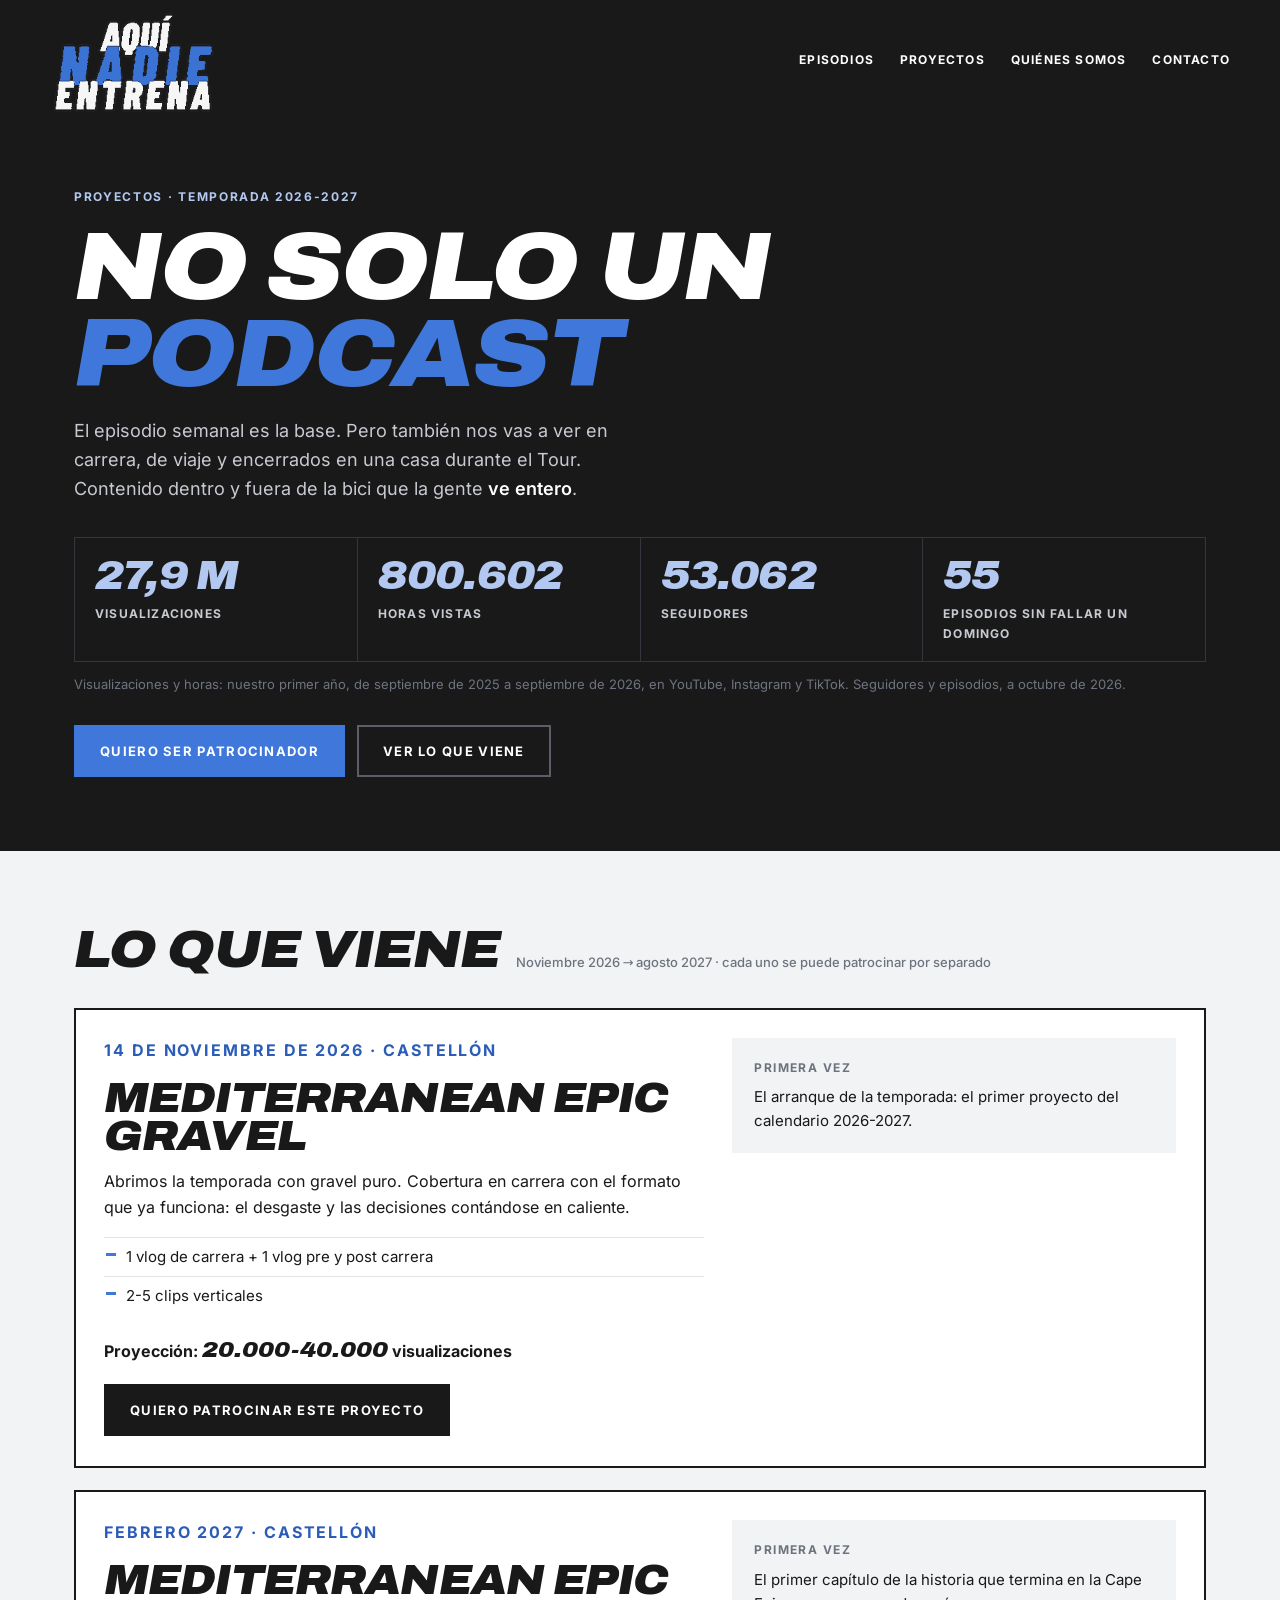
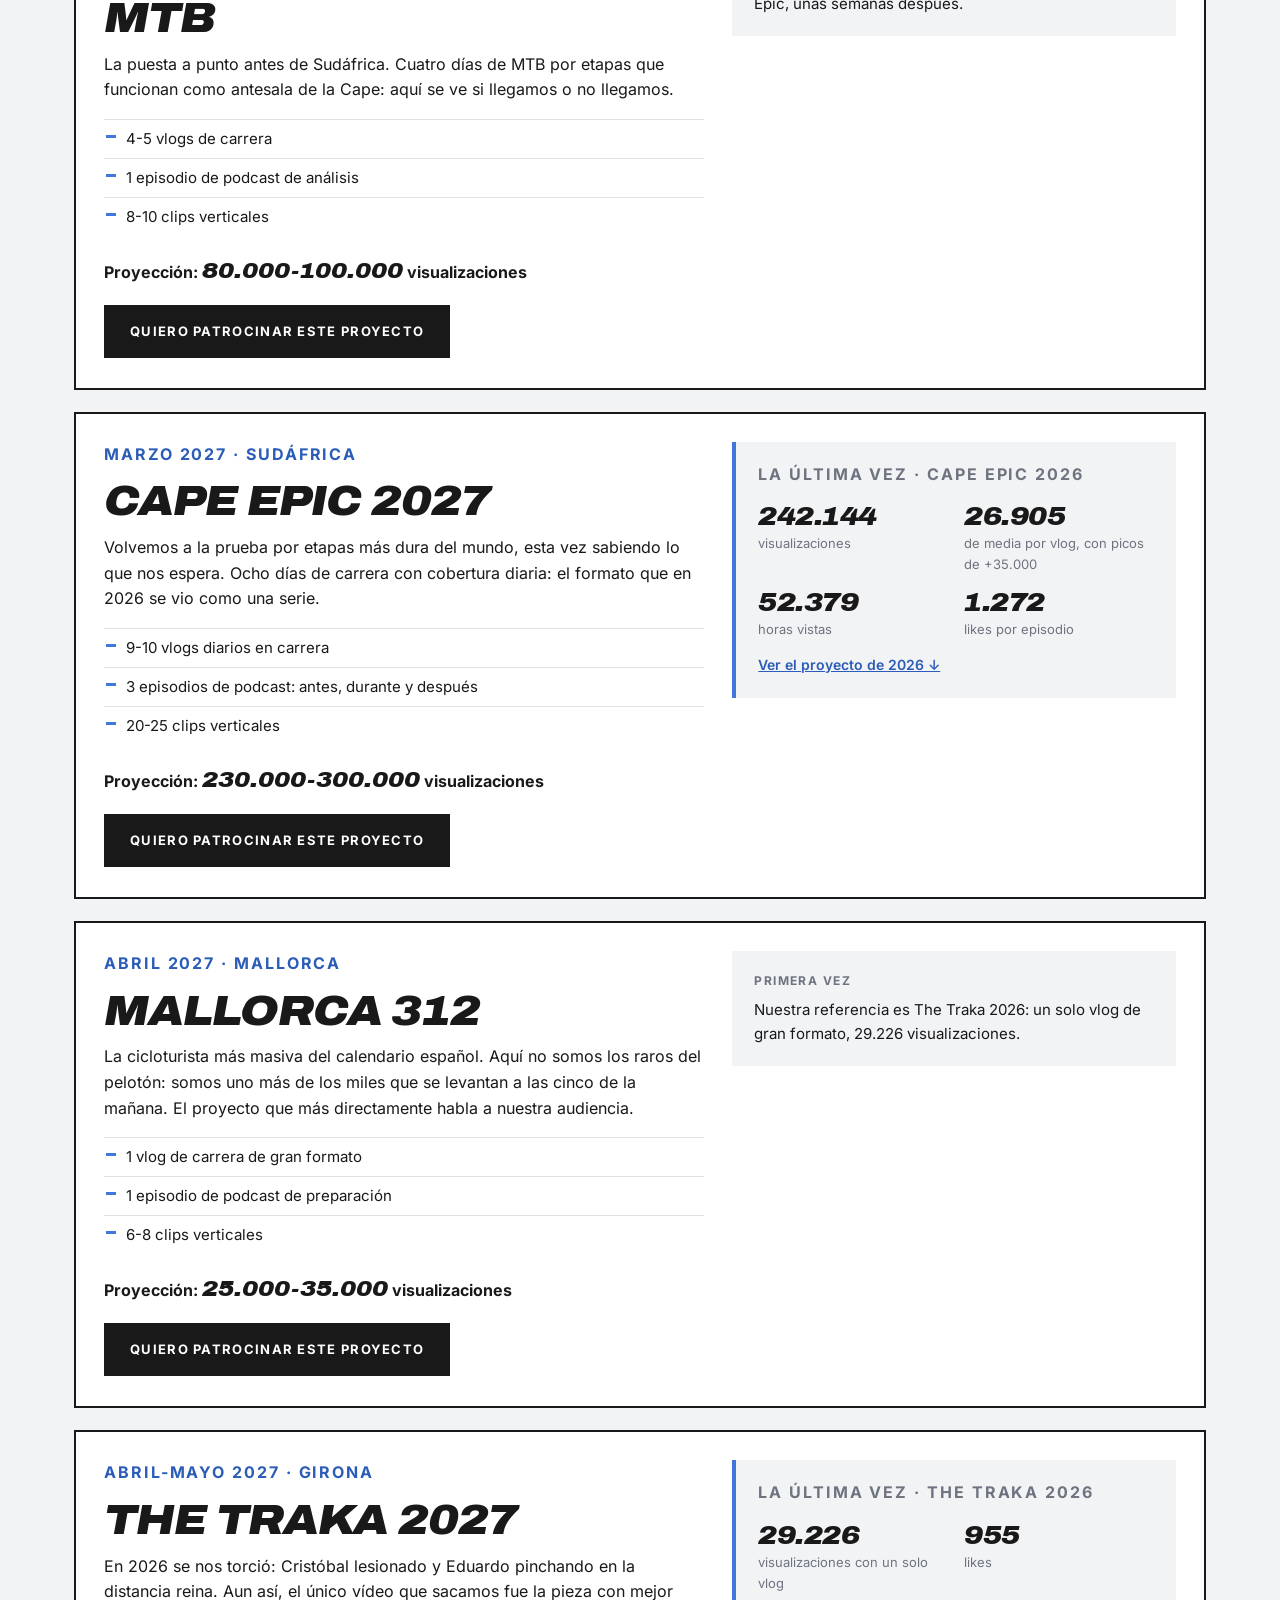
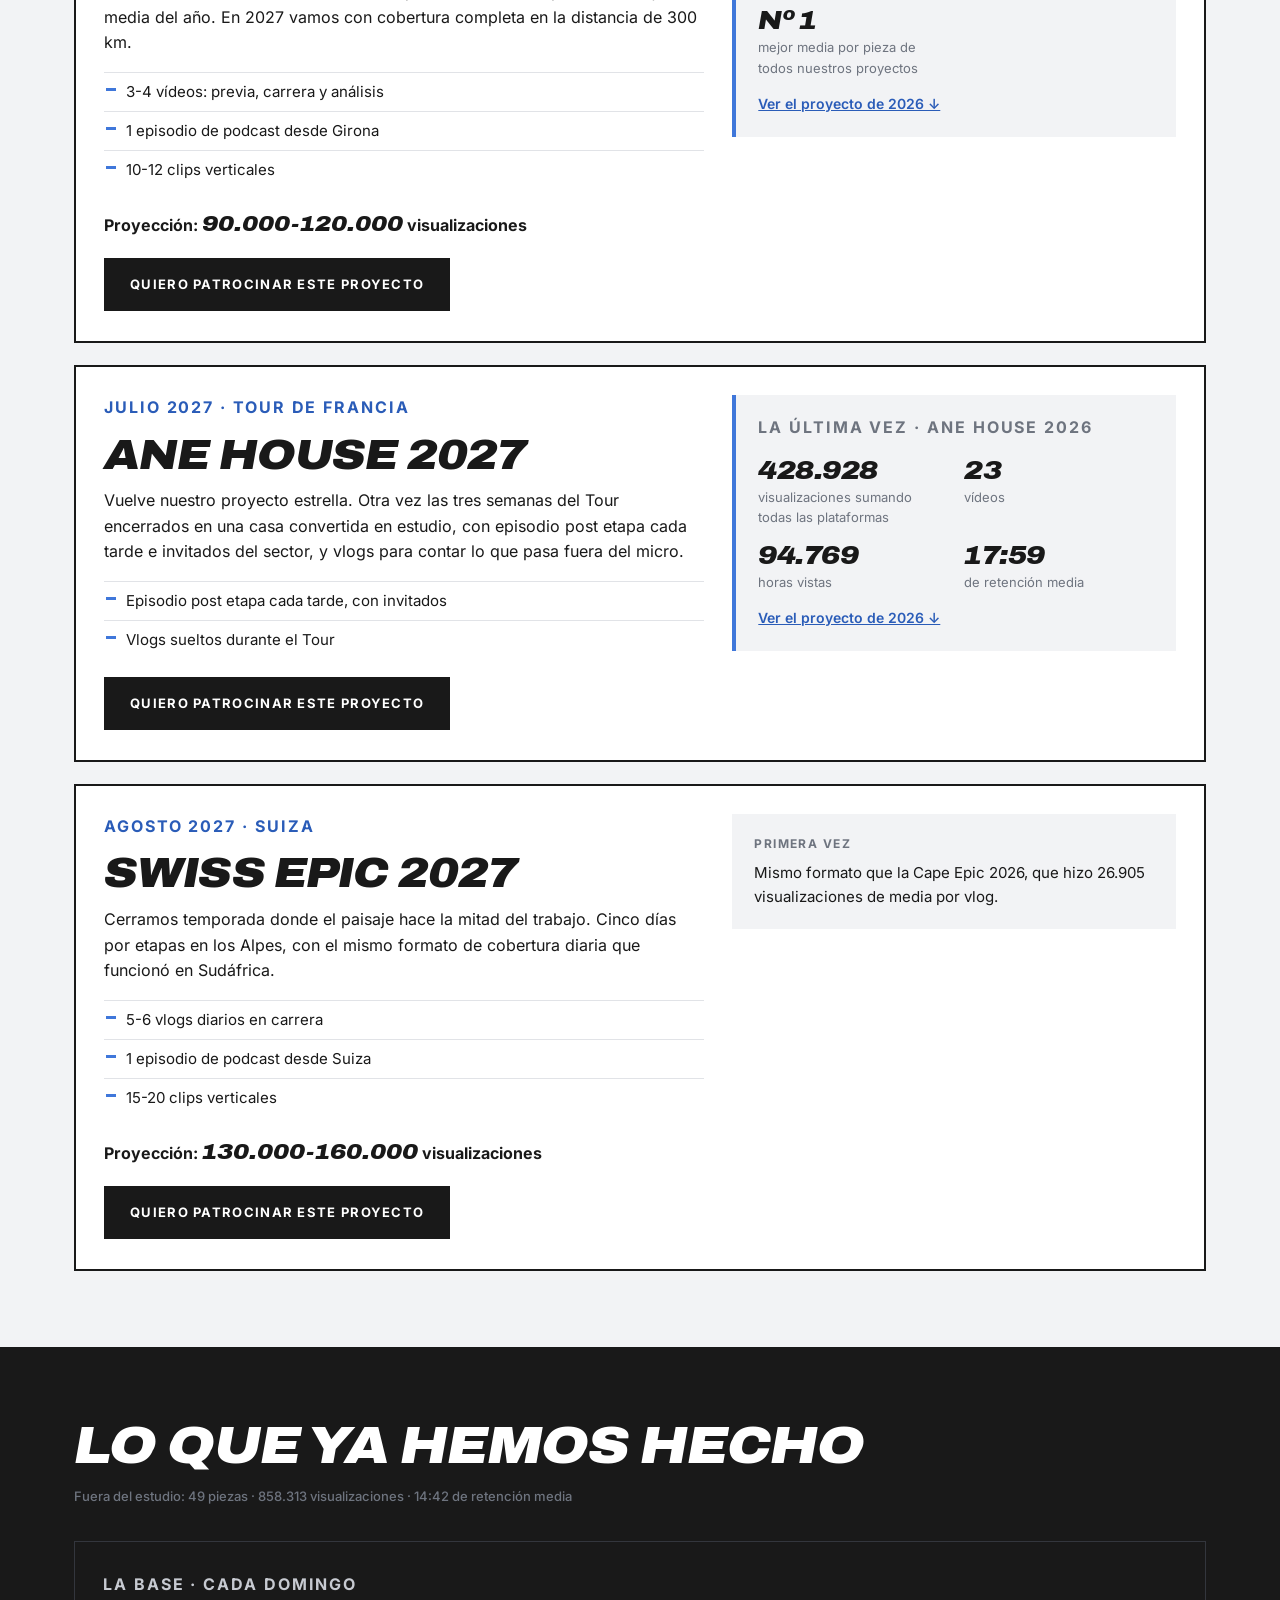
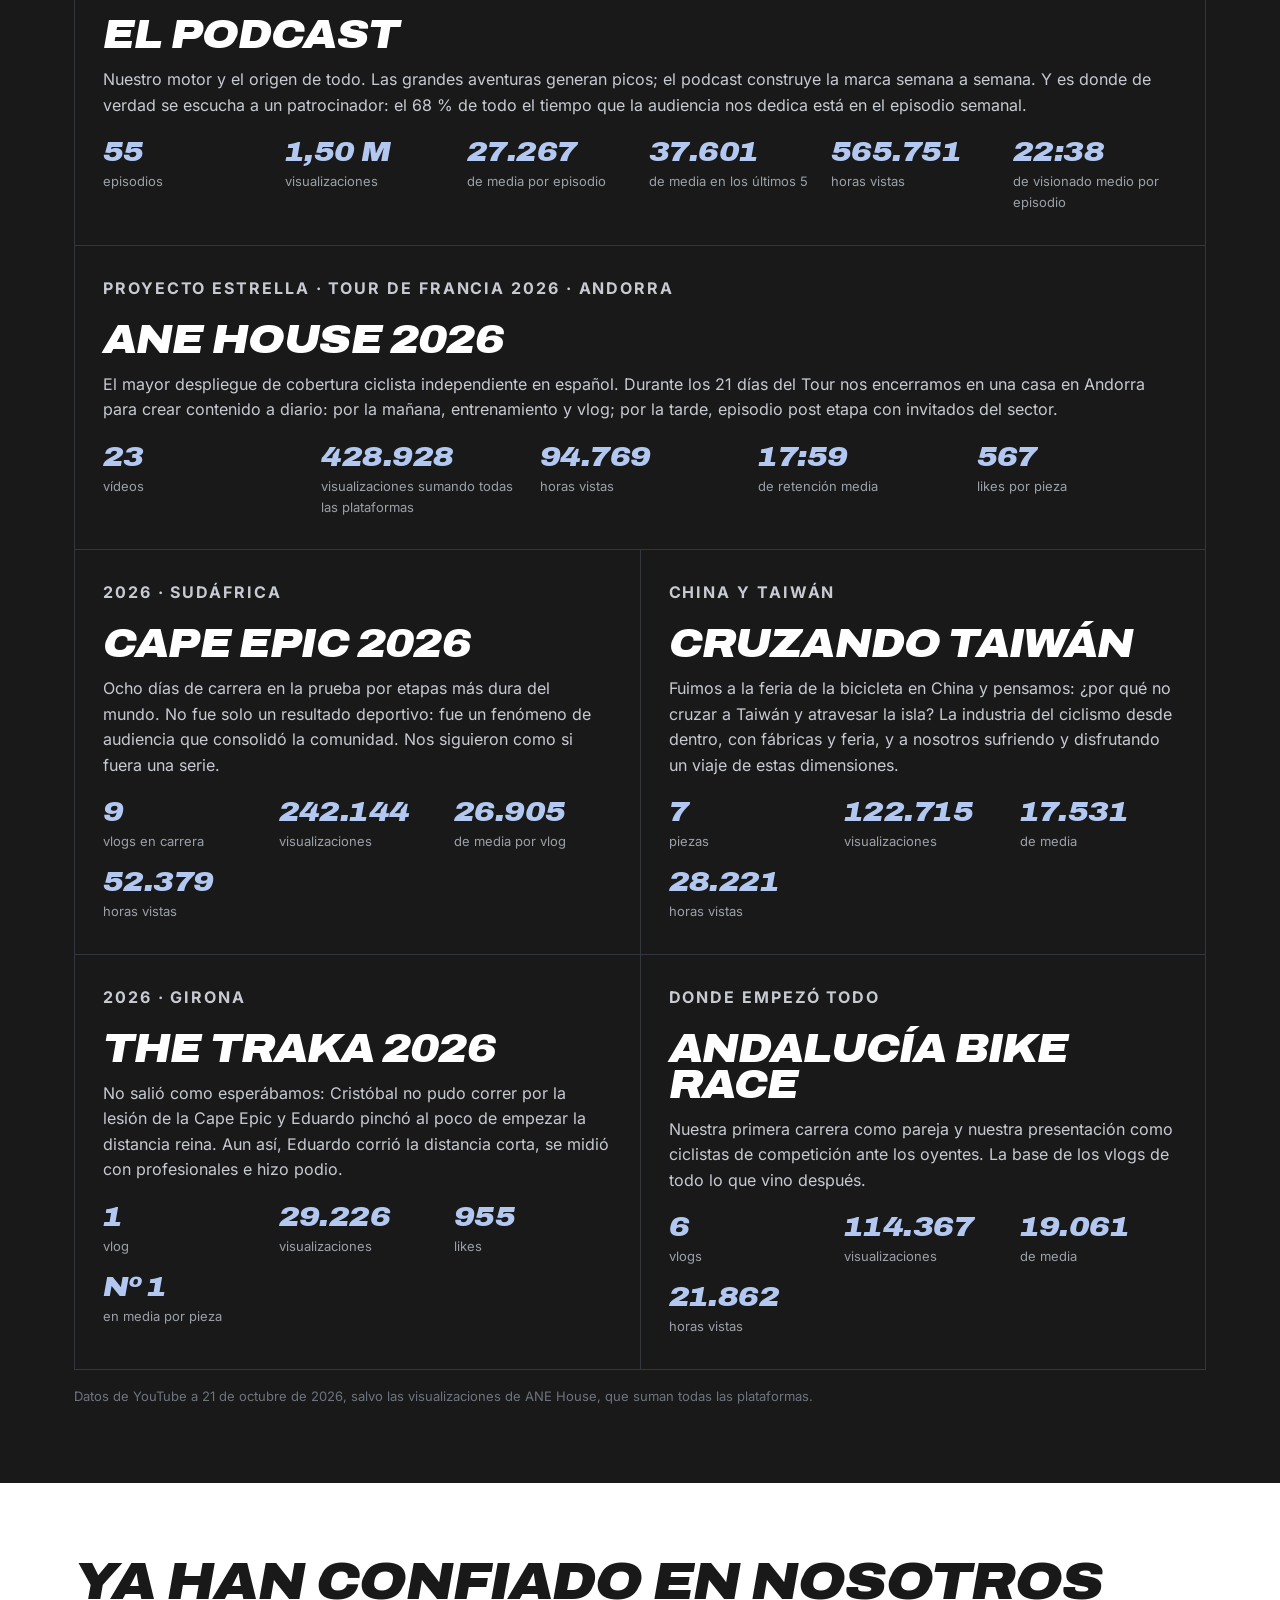
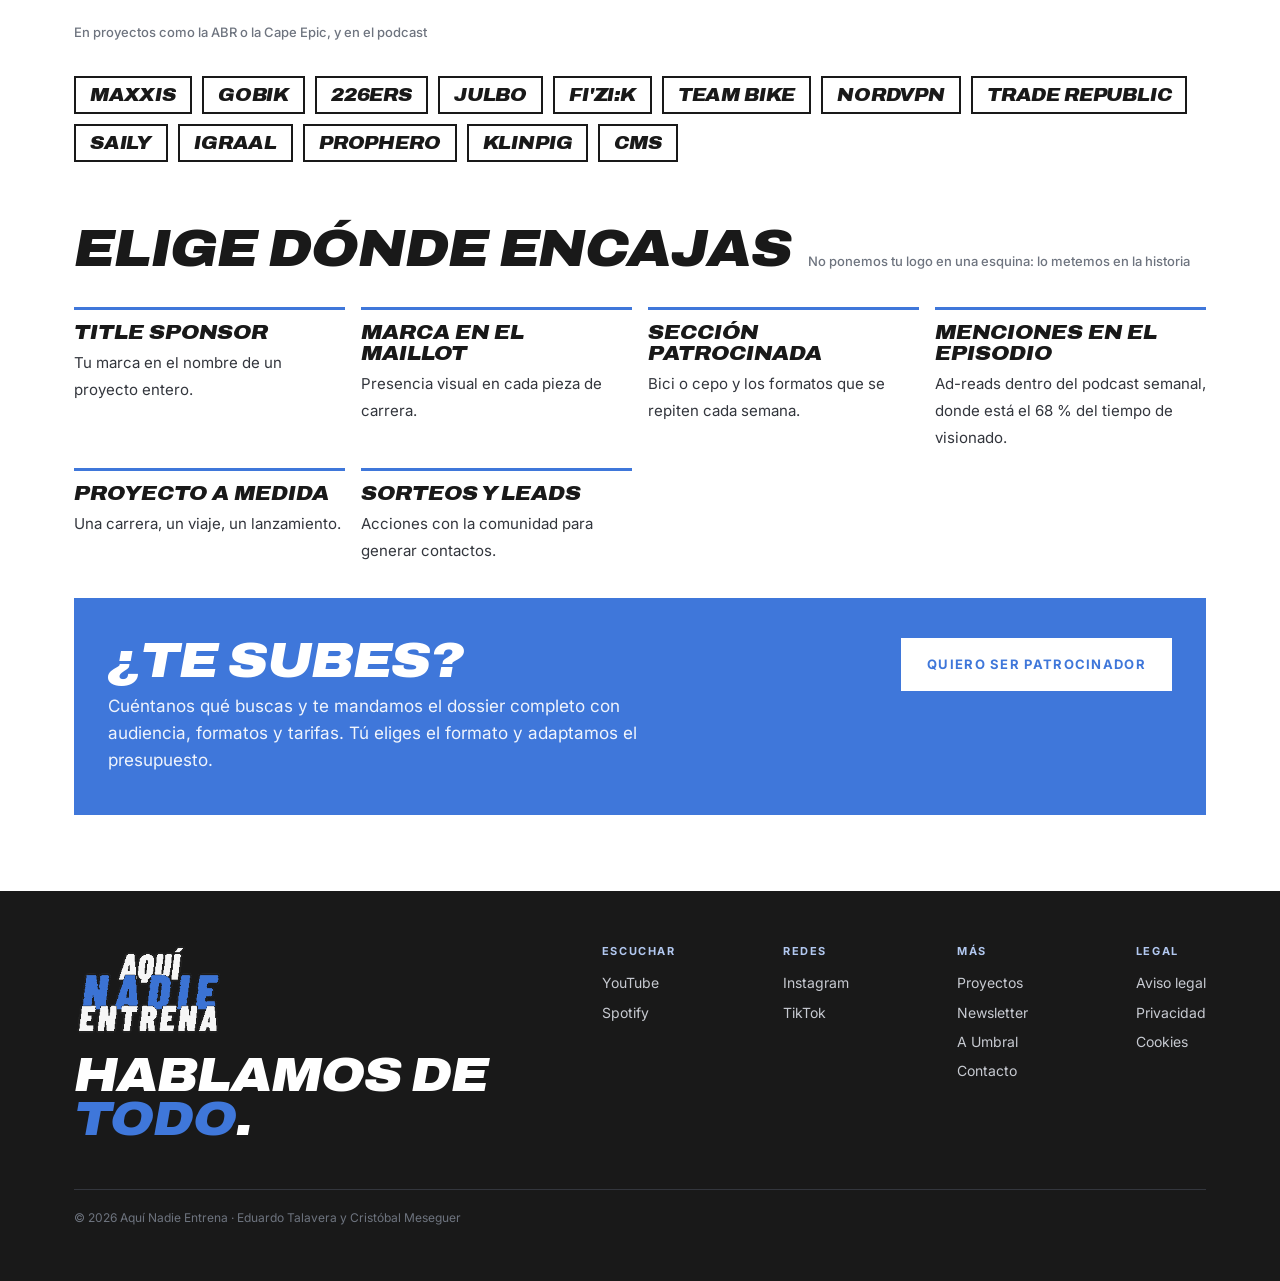
<file: proyectos.html>
<!DOCTYPE html>
<html lang="es">
<head>
<meta charset="utf-8">
<meta name="viewport" content="width=device-width, initial-scale=1">
<title>Proyectos — Aquí Nadie Entrena</title>
<meta name="description" content="Cape Epic, ANE House en el Tour, Cruzando Taiwán, The Traka... Lo que hemos hecho fuera del estudio, lo que viene en 2026-2027 y cómo puede entrar tu marca.">
<meta name="theme-color" content="#191919">
<meta property="og:title" content="Proyectos — Aquí Nadie Entrena">
<meta property="og:description" content="No solo un podcast: carreras, viajes y aventuras. Lo que hemos hecho y lo que viene en 2026-2027.">
<meta property="og:type" content="website">
<meta property="og:url" content="https://aquinadieentrena.cc/proyectos">
<meta property="og:image" content="https://aquinadieentrena.cc/assets/img/icono-512.png">
<link rel="icon" href="assets/img/icono-512.png">
<link rel="apple-touch-icon" href="assets/img/icono-180.png">
<link rel="preload" href="assets/fonts/archivo-black-italic.woff2" as="font" type="font/woff2" crossorigin>
<link rel="preload" href="assets/fonts/inter.woff2" as="font" type="font/woff2" crossorigin>
<link rel="stylesheet" href="assets/css/estilo.css?v=20261022">
<style>
  /* ---------- Portada: cifras del primer año ---------- */
  .cifras-ano { display: grid; grid-template-columns: repeat(4, 1fr); gap: 1px;
                background: var(--gris-carbon); border: 1px solid var(--gris-carbon); margin: 34px 0 30px; }
  .cifras-ano div { background: var(--negro); padding: 18px 20px; }
  .cifras-ano b { display: block; font: 900 italic clamp(26px, 3.4vw, 40px)/1 var(--display);
                  color: var(--azul-destello); letter-spacing: -.02em; }
  .cifras-ano span { display: block; margin-top: 8px; font-size: 12px; font-weight: 700;
                     letter-spacing: .1em; text-transform: uppercase; color: #C7CAD1; }
  .cifras-ano__nota { font-size: 13px; color: var(--gris-medio); margin: -18px 0 30px; }
  @media (max-width: 760px) { .cifras-ano { grid-template-columns: 1fr 1fr; } }

  .botones { display: flex; flex-wrap: wrap; gap: 12px; }
  .boton--azul { background: var(--azul); color: var(--blanco); border-color: var(--azul); margin-top: 0; }
  .boton--azul:hover { background: transparent; color: var(--blanco); border-color: var(--blanco); }
  .boton--claro { background: transparent; color: var(--blanco); border-color: #5A5E66; margin-top: 0; }
  .boton--claro:hover { border-color: var(--blanco); }

  /* ---------- Próximos proyectos ---------- */
  .proximos { display: grid; gap: 22px; }
  .proyecto { background: var(--blanco); border: 2px solid var(--negro); padding: 28px 28px 30px;
              display: grid; grid-template-columns: 1.15fr .85fr; gap: 28px; }
  @media (max-width: 860px) { .proyecto { grid-template-columns: 1fr; gap: 18px; } }
  .proyecto__cuando { font-size: 12px; font-weight: 700; letter-spacing: .12em; text-transform: uppercase;
                      color: var(--azul-enlace); margin: 0 0 10px; }
  .proyecto h3 { font-size: clamp(28px, 4vw, 42px); margin: 0 0 14px; }
  .proyecto p { margin: 0 0 16px; font-size: 16px; }
  .entregables { list-style: none; margin: 0 0 18px; padding: 0; }
  .entregables li { padding: 7px 0 7px 22px; border-top: 1px solid #E1E3E7; font-size: 15px; position: relative; }
  .entregables li::before { content: ""; position: absolute; left: 2px; top: 15px; width: 10px; height: 3px;
                            background: var(--azul); }
  .proyeccion { font-weight: 700; font-size: 15px; margin: 0 0 20px; }
  .proyeccion b { font-family: var(--display); font-style: italic; font-weight: 900; font-size: 22px; }
  .proyecto .boton { margin-top: 0; }

  /* Recuadro «la última vez» para los que repiten */
  .ultima { background: var(--gris-humo); border-left: 4px solid var(--azul); padding: 20px 22px; align-self: start; }
  .ultima__titulo { font-size: 12px; font-weight: 700; letter-spacing: .12em; text-transform: uppercase;
                    color: var(--gris-medio); margin: 0 0 14px; }
  .ultima dl { margin: 0; display: grid; grid-template-columns: 1fr 1fr; gap: 14px 16px; }
  .ultima dt { font: 900 italic 26px/1 var(--display); letter-spacing: -.02em; color: var(--negro); }
  .ultima dd { margin: 4px 0 0; font-size: 13px; color: var(--gris-medio); }
  .ultima a { display: inline-block; margin-top: 14px; font-size: 14px; font-weight: 600; color: var(--azul-enlace); }
  .novedad { background: var(--gris-humo); padding: 20px 22px; align-self: start; font-size: 15px; }
  .novedad b { display: block; font-size: 12px; letter-spacing: .12em; text-transform: uppercase;
               color: var(--gris-medio); margin-bottom: 8px; }

  /* ---------- Lo que ya hemos hecho ---------- */
  .hecho { display: grid; grid-template-columns: 1fr 1fr; gap: 1px; background: var(--gris-carbon);
           border: 1px solid var(--gris-carbon); }
  @media (max-width: 860px) { .hecho { grid-template-columns: 1fr; } }
  .hecho article { background: var(--negro); padding: 30px 28px 32px; scroll-margin-top: 90px; }
  .hecho article.ancho { grid-column: 1 / -1; }
  .hecho__etiqueta { font-size: 12px; font-weight: 700; letter-spacing: .12em; text-transform: uppercase;
                     color: var(--azul-destello); margin: 0 0 10px; }
  .hecho h3 { font-size: clamp(28px, 3.8vw, 40px); margin: 0 0 14px; }
  .hecho p { color: #C7CAD1; margin: 0 0 20px; font-size: 16px; }
  .datos { display: grid; grid-template-columns: repeat(auto-fit, minmax(130px, 1fr)); gap: 16px 18px; margin: 0; }
  .datos dt { font: 900 italic 28px/1 var(--display); letter-spacing: -.02em; color: var(--azul-destello); }
  .datos dd { margin: 5px 0 0; font-size: 13px; color: #9BA0A8; }

  /* ---------- Marcas y formatos ---------- */
  .marcas-lista { display: flex; flex-wrap: wrap; gap: 10px; margin: 0 0 8px; padding: 0; list-style: none; }
  .marcas-lista li { border: 2px solid var(--negro); padding: 8px 14px; font: 900 italic 18px/1 var(--display);
                     text-transform: uppercase; letter-spacing: -.01em; }
  .formatos { display: grid; grid-template-columns: repeat(auto-fit, minmax(250px, 1fr)); gap: 16px; margin: 0 0 34px; }
  .formato { border-top: 3px solid var(--azul); padding-top: 12px; }
  .formato b { display: block; font: 900 italic 20px/1.05 var(--display); text-transform: uppercase; margin-bottom: 6px; }
  .formato span { font-size: 15px; color: var(--gris-carbon); }

  .cierre { background: var(--azul); color: var(--blanco); padding: 40px 34px; display: flex; flex-wrap: wrap;
            gap: 22px 40px; align-items: center; justify-content: space-between; }
  .cierre h2 { font-size: clamp(30px, 4.6vw, 50px); margin: 0 0 10px; }
  .cierre p { margin: 0; max-width: 52ch; color: rgba(255,255,255,.92); }
  .cierre .boton { background: var(--blanco); color: var(--azul); border-color: var(--blanco); margin-top: 0; }
  .cierre .boton:hover { background: transparent; color: var(--blanco); }
</style>
</head>
<body>

<header class="cabecera">
  <div class="envoltorio cabecera__fila">
    <a class="logo" href="/"><img src="assets/img/logo-negativo.png" alt="Aquí Nadie Entrena"></a>
    <nav class="menu">
      <a href="/#episodios">Episodios</a>
      <a href="/proyectos">Proyectos</a>
      <a href="/#hosts">Quiénes somos</a>
      <a href="/#contacto">Contacto</a>
    </nav>
  </div>
</header>

<main>

  <!-- ══════════ PORTADA ══════════ -->
  <section class="portada">
    <div class="envoltorio">
      <p class="portada__eyebrow">Proyectos · Temporada 2026-2027</p>
      <h1 class="display">No solo un <em>podcast</em></h1>
      <p class="portada__sub">
        El episodio semanal es la base. Pero también nos vas a ver en carrera, de viaje y
        encerrados en una casa durante el Tour. Contenido dentro y fuera de la bici que la gente
        <b>ve entero</b>.
      </p>

      <div class="cifras-ano">
        <div><b>27,9 M</b><span>Visualizaciones</span></div>
        <div><b>800.602</b><span>Horas vistas</span></div>
        <div><b>53.062</b><span>Seguidores</span></div>
        <div><b>55</b><span>Episodios sin fallar un domingo</span></div>
      </div>
      <p class="cifras-ano__nota">Visualizaciones y horas: nuestro primer año, de septiembre de 2025 a septiembre de 2026, en YouTube, Instagram y TikTok. Seguidores y episodios, a octubre de 2026.</p>

      <div class="botones">
        <a class="boton boton--azul" href="mailto:hola@aquinadieentrena.cc?subject=Propuesta%20de%20colaboraci%C3%B3n">Quiero ser patrocinador</a>
        <a class="boton boton--claro" href="#proximos">Ver lo que viene</a>
      </div>
    </div>
  </section>

  <!-- ══════════ PRÓXIMOS PROYECTOS ══════════ -->
  <section class="seccion seccion--humo" id="proximos">
    <div class="envoltorio">
      <div class="rotulo">
        <h2 class="display">Lo que viene</h2>
        <span class="rotulo__num">Noviembre 2026 → agosto 2027 · cada uno se puede patrocinar por separado</span>
      </div>

      <div class="proximos">

        <article class="proyecto">
          <div>
            <p class="proyecto__cuando">14 de noviembre de 2026 · Castellón</p>
            <h3 class="display">Mediterranean Epic Gravel</h3>
            <p>Abrimos la temporada con gravel puro. Cobertura en carrera con el formato que ya
               funciona: el desgaste y las decisiones contándose en caliente.</p>
            <ul class="entregables">
              <li>1 vlog de carrera + 1 vlog pre y post carrera</li>
              <li>2-5 clips verticales</li>
            </ul>
            <p class="proyeccion">Proyección: <b>20.000-40.000</b> visualizaciones</p>
            <a class="boton boton--solo" href="mailto:hola@aquinadieentrena.cc?subject=Propuesta%20de%20colaboraci%C3%B3n%20%E2%80%94%20Mediterranean%20Epic%20Gravel">Quiero patrocinar este proyecto</a>
          </div>
          <div class="novedad"><b>Primera vez</b>El arranque de la temporada: el primer proyecto del calendario 2026-2027.</div>
        </article>

        <article class="proyecto">
          <div>
            <p class="proyecto__cuando">Febrero 2027 · Castellón</p>
            <h3 class="display">Mediterranean Epic MTB</h3>
            <p>La puesta a punto antes de Sudáfrica. Cuatro días de MTB por etapas que funcionan como
               antesala de la Cape: aquí se ve si llegamos o no llegamos.</p>
            <ul class="entregables">
              <li>4-5 vlogs de carrera</li>
              <li>1 episodio de podcast de análisis</li>
              <li>8-10 clips verticales</li>
            </ul>
            <p class="proyeccion">Proyección: <b>80.000-100.000</b> visualizaciones</p>
            <a class="boton boton--solo" href="mailto:hola@aquinadieentrena.cc?subject=Propuesta%20de%20colaboraci%C3%B3n%20%E2%80%94%20Mediterranean%20Epic%20MTB">Quiero patrocinar este proyecto</a>
          </div>
          <div class="novedad"><b>Primera vez</b>El primer capítulo de la historia que termina en la Cape Epic, unas semanas después.</div>
        </article>

        <article class="proyecto">
          <div>
            <p class="proyecto__cuando">Marzo 2027 · Sudáfrica</p>
            <h3 class="display">Cape Epic 2027</h3>
            <p>Volvemos a la prueba por etapas más dura del mundo, esta vez sabiendo lo que nos
               espera. Ocho días de carrera con cobertura diaria: el formato que en 2026 se vio como
               una serie.</p>
            <ul class="entregables">
              <li>9-10 vlogs diarios en carrera</li>
              <li>3 episodios de podcast: antes, durante y después</li>
              <li>20-25 clips verticales</li>
            </ul>
            <p class="proyeccion">Proyección: <b>230.000-300.000</b> visualizaciones</p>
            <a class="boton boton--solo" href="mailto:hola@aquinadieentrena.cc?subject=Propuesta%20de%20colaboraci%C3%B3n%20%E2%80%94%20Cape%20Epic%202027">Quiero patrocinar este proyecto</a>
          </div>
          <div class="ultima">
            <p class="ultima__titulo">La última vez · Cape Epic 2026</p>
            <dl>
              <div><dt>242.144</dt><dd>visualizaciones</dd></div>
              <div><dt>26.905</dt><dd>de media por vlog, con picos de +35.000</dd></div>
              <div><dt>52.379</dt><dd>horas vistas</dd></div>
              <div><dt>1.272</dt><dd>likes por episodio</dd></div>
            </dl>
            <a href="#cape-epic-2026">Ver el proyecto de 2026 ↓</a>
          </div>
        </article>

        <article class="proyecto">
          <div>
            <p class="proyecto__cuando">Abril 2027 · Mallorca</p>
            <h3 class="display">Mallorca 312</h3>
            <p>La cicloturista más masiva del calendario español. Aquí no somos los raros del pelotón:
               somos uno más de los miles que se levantan a las cinco de la mañana. El proyecto que
               más directamente habla a nuestra audiencia.</p>
            <ul class="entregables">
              <li>1 vlog de carrera de gran formato</li>
              <li>1 episodio de podcast de preparación</li>
              <li>6-8 clips verticales</li>
            </ul>
            <p class="proyeccion">Proyección: <b>25.000-35.000</b> visualizaciones</p>
            <a class="boton boton--solo" href="mailto:hola@aquinadieentrena.cc?subject=Propuesta%20de%20colaboraci%C3%B3n%20%E2%80%94%20Mallorca%20312">Quiero patrocinar este proyecto</a>
          </div>
          <div class="novedad"><b>Primera vez</b>Nuestra referencia es The Traka 2026: un solo vlog de gran formato, 29.226 visualizaciones.</div>
        </article>

        <article class="proyecto">
          <div>
            <p class="proyecto__cuando">Abril-mayo 2027 · Girona</p>
            <h3 class="display">The Traka 2027</h3>
            <p>En 2026 se nos torció: Cristóbal lesionado y Eduardo pinchando en la distancia reina.
               Aun así, el único vídeo que sacamos fue la pieza con mejor media del año. En 2027 vamos
               con cobertura completa en la distancia de 300 km.</p>
            <ul class="entregables">
              <li>3-4 vídeos: previa, carrera y análisis</li>
              <li>1 episodio de podcast desde Girona</li>
              <li>10-12 clips verticales</li>
            </ul>
            <p class="proyeccion">Proyección: <b>90.000-120.000</b> visualizaciones</p>
            <a class="boton boton--solo" href="mailto:hola@aquinadieentrena.cc?subject=Propuesta%20de%20colaboraci%C3%B3n%20%E2%80%94%20The%20Traka%202027">Quiero patrocinar este proyecto</a>
          </div>
          <div class="ultima">
            <p class="ultima__titulo">La última vez · The Traka 2026</p>
            <dl>
              <div><dt>29.226</dt><dd>visualizaciones con un solo vlog</dd></div>
              <div><dt>955</dt><dd>likes</dd></div>
              <div><dt>Nº 1</dt><dd>mejor media por pieza de todos nuestros proyectos</dd></div>
            </dl>
            <a href="#traka-2026">Ver el proyecto de 2026 ↓</a>
          </div>
        </article>

        <article class="proyecto">
          <div>
            <p class="proyecto__cuando">Julio 2027 · Tour de Francia</p>
            <h3 class="display">ANE House 2027</h3>
            <p>Vuelve nuestro proyecto estrella. Otra vez las tres semanas del Tour encerrados en una
               casa convertida en estudio, con episodio post etapa cada tarde e invitados del sector,
               y vlogs para contar lo que pasa fuera del micro.</p>
            <ul class="entregables">
              <li>Episodio post etapa cada tarde, con invitados</li>
              <li>Vlogs sueltos durante el Tour</li>
            </ul>
            <a class="boton boton--solo" href="mailto:hola@aquinadieentrena.cc?subject=Propuesta%20de%20colaboraci%C3%B3n%20%E2%80%94%20ANE%20House%202027">Quiero patrocinar este proyecto</a>
          </div>
          <div class="ultima">
            <p class="ultima__titulo">La última vez · ANE House 2026</p>
            <dl>
              <div><dt>428.928</dt><dd>visualizaciones sumando todas las plataformas</dd></div>
              <div><dt>23</dt><dd>vídeos</dd></div>
              <div><dt>94.769</dt><dd>horas vistas</dd></div>
              <div><dt>17:59</dt><dd>de retención media</dd></div>
            </dl>
            <a href="#ane-house-2026">Ver el proyecto de 2026 ↓</a>
          </div>
        </article>

        <article class="proyecto">
          <div>
            <p class="proyecto__cuando">Agosto 2027 · Suiza</p>
            <h3 class="display">Swiss Epic 2027</h3>
            <p>Cerramos temporada donde el paisaje hace la mitad del trabajo. Cinco días por etapas en
               los Alpes, con el mismo formato de cobertura diaria que funcionó en Sudáfrica.</p>
            <ul class="entregables">
              <li>5-6 vlogs diarios en carrera</li>
              <li>1 episodio de podcast desde Suiza</li>
              <li>15-20 clips verticales</li>
            </ul>
            <p class="proyeccion">Proyección: <b>130.000-160.000</b> visualizaciones</p>
            <a class="boton boton--solo" href="mailto:hola@aquinadieentrena.cc?subject=Propuesta%20de%20colaboraci%C3%B3n%20%E2%80%94%20Swiss%20Epic%202027">Quiero patrocinar este proyecto</a>
          </div>
          <div class="novedad"><b>Primera vez</b>Mismo formato que la Cape Epic 2026, que hizo 26.905 visualizaciones de media por vlog.</div>
        </article>

      </div>
    </div>
  </section>

  <!-- ══════════ LO QUE YA HEMOS HECHO ══════════ -->
  <section class="seccion seccion--oscura" id="hecho">
    <div class="envoltorio">
      <div class="rotulo">
        <h2 class="display">Lo que ya hemos hecho</h2>
        <span class="rotulo__num">Fuera del estudio: 49 piezas · 858.313 visualizaciones · 14:42 de retención media</span>
      </div>

      <div class="hecho">

        <article class="ancho" id="podcast">
          <p class="hecho__etiqueta">La base · cada domingo</p>
          <h3 class="display">El podcast</h3>
          <p>Nuestro motor y el origen de todo. Las grandes aventuras generan picos; el podcast
             construye la marca semana a semana. Y es donde de verdad se escucha a un patrocinador:
             el 68 % de todo el tiempo que la audiencia nos dedica está en el episodio semanal.</p>
          <dl class="datos">
            <div><dt>55</dt><dd>episodios</dd></div>
            <div><dt>1,50 M</dt><dd>visualizaciones</dd></div>
            <div><dt>27.267</dt><dd>de media por episodio</dd></div>
            <div><dt>37.601</dt><dd>de media en los últimos 5</dd></div>
            <div><dt>565.751</dt><dd>horas vistas</dd></div>
            <div><dt>22:38</dt><dd>de visionado medio por episodio</dd></div>
          </dl>
        </article>

        <article class="ancho" id="ane-house-2026">
          <p class="hecho__etiqueta">Proyecto estrella · Tour de Francia 2026 · Andorra</p>
          <h3 class="display">ANE House 2026</h3>
          <p>El mayor despliegue de cobertura ciclista independiente en español. Durante los 21 días
             del Tour nos encerramos en una casa en Andorra para crear contenido a diario: por la
             mañana, entrenamiento y vlog; por la tarde, episodio post etapa con invitados del sector.</p>
          <dl class="datos">
            <div><dt>23</dt><dd>vídeos</dd></div>
            <div><dt>428.928</dt><dd>visualizaciones sumando todas las plataformas</dd></div>
            <div><dt>94.769</dt><dd>horas vistas</dd></div>
            <div><dt>17:59</dt><dd>de retención media</dd></div>
            <div><dt>567</dt><dd>likes por pieza</dd></div>
          </dl>
        </article>

        <article id="cape-epic-2026">
          <p class="hecho__etiqueta">2026 · Sudáfrica</p>
          <h3 class="display">Cape Epic 2026</h3>
          <p>Ocho días de carrera en la prueba por etapas más dura del mundo. No fue solo un resultado
             deportivo: fue un fenómeno de audiencia que consolidó la comunidad. Nos siguieron como
             si fuera una serie.</p>
          <dl class="datos">
            <div><dt>9</dt><dd>vlogs en carrera</dd></div>
            <div><dt>242.144</dt><dd>visualizaciones</dd></div>
            <div><dt>26.905</dt><dd>de media por vlog</dd></div>
            <div><dt>52.379</dt><dd>horas vistas</dd></div>
          </dl>
        </article>

        <article id="taiwan">
          <p class="hecho__etiqueta">China y Taiwán</p>
          <h3 class="display">Cruzando Taiwán</h3>
          <p>Fuimos a la feria de la bicicleta en China y pensamos: ¿por qué no cruzar a Taiwán y
             atravesar la isla? La industria del ciclismo desde dentro, con fábricas y feria, y a
             nosotros sufriendo y disfrutando un viaje de estas dimensiones.</p>
          <dl class="datos">
            <div><dt>7</dt><dd>piezas</dd></div>
            <div><dt>122.715</dt><dd>visualizaciones</dd></div>
            <div><dt>17.531</dt><dd>de media</dd></div>
            <div><dt>28.221</dt><dd>horas vistas</dd></div>
          </dl>
        </article>

        <article id="traka-2026">
          <p class="hecho__etiqueta">2026 · Girona</p>
          <h3 class="display">The Traka 2026</h3>
          <p>No salió como esperábamos: Cristóbal no pudo correr por la lesión de la Cape Epic y
             Eduardo pinchó al poco de empezar la distancia reina. Aun así, Eduardo corrió la
             distancia corta, se midió con profesionales e hizo podio.</p>
          <dl class="datos">
            <div><dt>1</dt><dd>vlog</dd></div>
            <div><dt>29.226</dt><dd>visualizaciones</dd></div>
            <div><dt>955</dt><dd>likes</dd></div>
            <div><dt>Nº 1</dt><dd>en media por pieza</dd></div>
          </dl>
        </article>

        <article id="abr">
          <p class="hecho__etiqueta">Donde empezó todo</p>
          <h3 class="display">Andalucía Bike Race</h3>
          <p>Nuestra primera carrera como pareja y nuestra presentación como ciclistas de competición
             ante los oyentes. La base de los vlogs de todo lo que vino después.</p>
          <dl class="datos">
            <div><dt>6</dt><dd>vlogs</dd></div>
            <div><dt>114.367</dt><dd>visualizaciones</dd></div>
            <div><dt>19.061</dt><dd>de media</dd></div>
            <div><dt>21.862</dt><dd>horas vistas</dd></div>
          </dl>
        </article>

      </div>
      <p style="color:var(--gris-medio);font-size:13px;margin:16px 0 0">Datos de YouTube a 21 de octubre de 2026, salvo las visualizaciones de ANE House, que suman todas las plataformas.</p>
    </div>
  </section>

  <!-- ══════════ MARCAS Y FORMATOS ══════════ -->
  <section class="seccion" id="patrocinar">
    <div class="envoltorio">
      <div class="rotulo">
        <h2 class="display">Ya han confiado en nosotros</h2>
        <span class="rotulo__num">En proyectos como la ABR o la Cape Epic, y en el podcast</span>
      </div>
      <ul class="marcas-lista">
        <li>Maxxis</li><li>Gobik</li><li>226ers</li><li>Julbo</li><li>fi'zi:k</li><li>Team Bike</li>
        <li>NordVPN</li><li>Trade Republic</li><li>Saily</li><li>iGraal</li><li>PropHero</li><li>klinpig</li><li>CMS</li>
      </ul>

      <div class="rotulo" style="margin-top:64px">
        <h2 class="display">Elige dónde encajas</h2>
        <span class="rotulo__num">No ponemos tu logo en una esquina: lo metemos en la historia</span>
      </div>
      <div class="formatos">
        <div class="formato"><b>Title sponsor</b><span>Tu marca en el nombre de un proyecto entero.</span></div>
        <div class="formato"><b>Marca en el maillot</b><span>Presencia visual en cada pieza de carrera.</span></div>
        <div class="formato"><b>Sección patrocinada</b><span>Bici o cepo y los formatos que se repiten cada semana.</span></div>
        <div class="formato"><b>Menciones en el episodio</b><span>Ad-reads dentro del podcast semanal, donde está el 68 % del tiempo de visionado.</span></div>
        <div class="formato"><b>Proyecto a medida</b><span>Una carrera, un viaje, un lanzamiento.</span></div>
        <div class="formato"><b>Sorteos y leads</b><span>Acciones con la comunidad para generar contactos.</span></div>
      </div>

      <div class="cierre">
        <div>
          <h2 class="display">¿Te subes?</h2>
          <p>Cuéntanos qué buscas y te mandamos el dossier completo con audiencia, formatos y
             tarifas. Tú eliges el formato y adaptamos el presupuesto.</p>
        </div>
        <a class="boton" href="mailto:hola@aquinadieentrena.cc?subject=Propuesta%20de%20colaboraci%C3%B3n">Quiero ser patrocinador</a>
      </div>
    </div>
  </section>

</main>

<footer class="pie">
  <div class="envoltorio">
    <div class="pie__fila">
      <div class="pie__logo">
        <img src="assets/img/logo-negativo.png" alt="Aquí Nadie Entrena">
        <p class="display pie__claim">Hablamos de <em>todo</em>.</p>
      </div>
      <div>
        <h4>Escuchar</h4>
        <ul>
          <li><a href="https://www.youtube.com/@aqui.nadie.entrena" target="_blank" rel="noopener">YouTube</a></li>
          <li><a href="https://open.spotify.com/show/7EUC3MLxf5Zmfw8eUroFXx" target="_blank" rel="noopener">Spotify</a></li>
        </ul>
      </div>
      <div>
        <h4>Redes</h4>
        <ul>
          <li><a href="https://www.instagram.com/aquinadieentrena.podcast/" target="_blank" rel="noopener">Instagram</a></li>
          <li><a href="https://www.tiktok.com/@aquinadieentrena" target="_blank" rel="noopener">TikTok</a></li>
        </ul>
      </div>
      <div>
        <h4>Más</h4>
        <ul>
          <li><a href="/proyectos">Proyectos</a></li>
          <li><a href="https://aquinadieentrena.beehiiv.com/" target="_blank" rel="noopener">Newsletter</a></li>
          <li><a href="https://aumbral.com/" target="_blank" rel="noopener">A Umbral</a></li>
          <li><a href="mailto:hola@aquinadieentrena.cc">Contacto</a></li>
        </ul>
      </div>
      <div>
        <h4>Legal</h4>
        <ul>
          <li><a href="/aviso-legal">Aviso legal</a></li>
          <li><a href="/privacidad">Privacidad</a></li>
          <li><a href="/cookies">Cookies</a></li>
        </ul>
      </div>
    </div>
    <p class="pie__legal">© 2026 Aquí Nadie Entrena · Eduardo Talavera y Cristóbal Meseguer</p>
  </div>
</footer>

<script src="assets/js/stats.js?v=20260930"></script>
<!-- Metricool tracker -->
<script>function loadScript(a){var b=document.getElementsByTagName("head")[0],c=document.createElement("script");c.type="text/javascript",c.src="https://tracker.metricool.com/resources/be.js",c.onreadystatechange=a,c.onload=a,b.appendChild(c)}loadScript(function(){beTracker.t({hash:"c7db82b313f4393f7f613082e4e13b84"})});</script>
</body>
</html>
</file>
<file: assets/css/estilo.css>
/* ============================================================
   AQUÍ NADIE ENTRENA — hoja de estilos
   Alineada con ANE Brand Guidelines v1.0 (2026)

   Paleta primaria:  Azul ANE #3F77DA · Negro Pelotón #191919
                     Blanco Salida #FFFFFF
   Tipografías:      Archivo Black Italic (titulares, SIEMPRE en caja alta)
                     Inter (todo lo que hay que leer)
   ============================================================ */

/* ---------- Tipografías propias ---------- */

@font-face {
  font-family: "Archivo";
  src: url("../fonts/archivo-black-italic.woff2") format("woff2");
  font-weight: 900;
  font-style: italic;
  font-display: swap;
}
@font-face {
  font-family: "Inter";
  src: url("../fonts/inter.woff2") format("woff2");
  font-weight: 400 700;
  font-style: normal;
  font-display: swap;
}

:root {
  /* primarios */
  --azul: #3F77DA;
  --negro: #191919;
  --blanco: #FFFFFF;

  /* apoyo */
  --azul-profundo: #264783;
  --azul-enlace: #2A5CB8;
  --azul-destello: #B2C8F0;
  --gris-carbon: #33363D;
  --gris-medio: #6E747F;
  --gris-humo: #F2F3F5;

  --display: "Archivo", "Arial Narrow", sans-serif;
  --texto: "Inter", system-ui, -apple-system, sans-serif;

  --ancho: 1180px;
}

/* Titulares de marca: Archivo Black Italic, caja alta, tracking cerrado,
   interlineado 0,9. Es la regla del manual y no se toca. */
.display {
  font-family: var(--display);
  font-weight: 900;
  font-style: italic;
  text-transform: uppercase;
  letter-spacing: -0.02em;
  line-height: 0.9;
}

* { box-sizing: border-box; }

html { scroll-behavior: smooth; }
@media (prefers-reduced-motion: reduce) {
  html { scroll-behavior: auto; }
  * { animation: none !important; transition: none !important; }
}

body {
  margin: 0;
  background: var(--blanco);
  color: var(--negro);
  font-family: var(--texto);
  font-size: 17px;
  line-height: 1.6;
  -webkit-font-smoothing: antialiased;
}

a { color: inherit; }
::selection { background: var(--azul); color: var(--blanco); }
:focus-visible { outline: 3px solid var(--azul); outline-offset: 3px; }

.envoltorio {
  width: 100%;
  max-width: var(--ancho);
  margin: 0 auto;
  padding: 0 24px;
}

/* ---------- Cabecera ---------- */

.cabecera {
  position: sticky;
  top: 0;
  z-index: 50;
  background: var(--negro);
  color: var(--blanco);
}

.cabecera__fila {
  display: flex;
  align-items: center;
  justify-content: space-between;
  gap: 20px;
  min-height: 68px;
  padding: 10px 0;
}

/* El logotipo se usa siempre como archivo, nunca recompuesto con la
   tipografía. Mínimo 160 px de ancho según el manual. */
.logo img {
  display: block;
  width: 168px;
  height: auto;
}

.menu {
  display: flex;
  gap: 26px;
  font-family: var(--texto);
  font-weight: 700;
  font-size: 12px;
  text-transform: uppercase;
  letter-spacing: 0.1em;
}
.menu a {
  text-decoration: none;
  padding-bottom: 3px;
  border-bottom: 2px solid transparent;
  transition: border-color .15s, color .15s;
}
.menu a:hover { border-color: var(--azul); color: var(--azul-destello); }

@media (max-width: 800px) {
  .menu { display: none; }
  .logo img { width: 148px; }
}

/* ---------- Portada / buscador ---------- */

.portada {
  background: var(--negro);
  color: var(--blanco);
  padding: 62px 0 74px;
  position: relative;
}

.portada__eyebrow {
  font-weight: 700;
  font-size: 12px;
  letter-spacing: 0.14em;
  text-transform: uppercase;
  color: var(--azul-destello);
  margin: 0 0 18px;
}

.portada h1 {
  font-size: clamp(44px, 8.5vw, 96px);
  margin: 0 0 20px;
  max-width: 15ch;
}
/* Azul sobre negro solo en titulares grandes: 4,1:1, cumple para 24 px+ */
.portada h1 em { font-style: italic; color: var(--azul); }

.portada__sub {
  max-width: 50ch;
  color: #C7CAD1;
  margin: 0 0 34px;
  font-size: 18px;
}
.portada__sub b { color: var(--blanco); font-weight: 600; }

/* caja de búsqueda */
.buscador { max-width: 700px; }
.buscador__campo {
  display: flex;
  align-items: stretch;
  background: var(--blanco);
  border: 3px solid var(--azul);
}
.buscador input {
  flex: 1;
  min-width: 0;
  border: 0;
  background: transparent;
  padding: 17px 18px;
  font-family: var(--texto);
  font-size: 18px;
  color: var(--negro);
}
.buscador input::placeholder { color: var(--gris-medio); }
.buscador input:focus { outline: none; }
.buscador__campo:focus-within { box-shadow: 0 0 0 4px rgba(63,119,218,.35); }

.buscador__icono {
  display: grid;
  place-items: center;
  padding: 0 22px;
  background: var(--azul);
  color: var(--blanco);
  font-weight: 700;
  font-size: 12px;
  letter-spacing: .12em;
}

.sugerencias {
  display: flex;
  flex-wrap: wrap;
  gap: 8px;
  margin-top: 16px;
}
.chip {
  font-family: var(--texto);
  font-weight: 500;
  font-size: 13px;
  padding: 7px 13px;
  border: 1px solid var(--gris-carbon);
  background: transparent;
  color: #C7CAD1;
  cursor: pointer;
  transition: .15s;
}
.chip:hover { border-color: var(--azul); color: var(--azul-destello); }

/* ---------- Resultados ---------- */

.resultados {
  background: var(--gris-humo);
  border-bottom: 1px solid #E1E3E7;
}
.resultados[hidden] { display: none; }
.resultados__caja { padding: 38px 0 52px; }

.resultados__estado {
  font-weight: 700;
  font-size: 12px;
  letter-spacing: .12em;
  text-transform: uppercase;
  color: var(--gris-medio);
  margin: 0 0 20px;
}

.hallazgo {
  display: grid;
  grid-template-columns: 86px 1fr;
  gap: 20px;
  align-items: start;
  padding: 16px 0;
  border-top: 1px solid #DFE1E5;
  text-decoration: none;
}
.hallazgo:hover .hallazgo__min { background: var(--azul); color: var(--blanco); }
.hallazgo:hover .hallazgo__tema { color: var(--azul-enlace); }

.hallazgo__min {
  font-family: var(--texto);
  font-weight: 700;
  font-size: 14px;
  padding: 7px 0;
  text-align: center;
  background: var(--negro);
  color: var(--blanco);
  transition: .15s;
  height: fit-content;
}

.hallazgo__tema {
  font-size: 23px;
  margin: 0 0 5px;
  transition: color .15s;
}
.hallazgo__ep {
  font-size: 14px;
  color: var(--gris-medio);
  margin: 0;
}

mark { background: var(--azul-destello); color: var(--negro); padding: 0 2px; }

.vacio { padding: 24px 0 10px; border-top: 1px solid #DFE1E5; }
.vacio p { margin: 0 0 6px; }
.vacio a { color: var(--azul-enlace); }

/* ---------- Secciones ---------- */

.seccion { padding: 76px 0; }
/* La cabecera es pegajosa: que el ancla del menu no se coma el titular */
section[id] { scroll-margin-top: 120px; }
.seccion--humo { background: var(--gris-humo); }
.seccion--oscura { background: var(--negro); color: var(--blanco); }

.rotulo {
  display: flex;
  align-items: baseline;
  gap: 16px;
  flex-wrap: wrap;
  margin: 0 0 34px;
}
.rotulo h2 {
  font-size: clamp(32px, 5vw, 52px);
  margin: 0;
}
.rotulo__num {
  font-weight: 500;
  font-size: 13px;
  color: var(--gris-medio);
}

/* ---------- Episodios + perfil de etapa ---------- */

.episodio {
  border-top: 2px solid var(--negro);
  padding: 24px 0 30px;
}
.episodio:last-child { border-bottom: 2px solid var(--negro); }

.episodio__fecha {
  font-weight: 700;
  font-size: 12px;
  letter-spacing: .12em;
  text-transform: uppercase;
  color: var(--gris-medio);
  display: block;
  margin-bottom: 6px;
}
.episodio__titulo {
  font-size: clamp(23px, 3.2vw, 36px);
  margin: 0;
}

.perfil { margin-top: 18px; }
.perfil__barra { display: flex; gap: 3px; height: 14px; }
.perfil__capitulo {
  display: block;
  min-width: 4px;
  background: var(--azul-destello);
  transition: background .12s;
  position: relative;
}
.perfil__capitulo:hover, .perfil__capitulo:focus { background: var(--azul); }
/* zona de clic mas alta que la barra, para el dedo en movil */
.perfil__capitulo::after {
  content: "";
  position: absolute;
  left: 0; right: 0; top: -11px; bottom: -11px;
}

.perfil__pie {
  display: flex;
  justify-content: space-between;
  font-weight: 500;
  font-size: 12px;
  color: var(--gris-medio);
  margin-top: 4px;
}

.temas {
  list-style: none;
  margin: 16px 0 0;
  padding: 0;
  display: grid;
  grid-template-columns: repeat(auto-fill, minmax(290px, 1fr));
  gap: 0 28px;
}
.temas li { border-top: 1px solid #E1E3E7; }
.temas a {
  display: flex;
  gap: 14px;
  padding: 9px 0;
  text-decoration: none;
  font-size: 15px;
  align-items: baseline;
}
.temas a:hover { color: var(--azul-enlace); }
.temas time {
  font-weight: 600;
  font-size: 13px;
  color: var(--gris-medio);
  flex: 0 0 60px;
}
.temas a:hover time { color: var(--azul-enlace); }

/* ---------- Hosts ---------- */

.hosts {
  display: grid;
  grid-template-columns: 1fr 1fr;
  gap: 24px;
}
.host {
  background: var(--blanco);
  border: 2px solid var(--negro);
  padding: 30px 28px 32px;
}
.host h3 { font-size: 34px; margin: 0 0 6px; }
.host__rol {
  font-weight: 700;
  font-size: 12px;
  letter-spacing: .1em;
  text-transform: uppercase;
  color: var(--azul-enlace);
  margin: 0 0 14px;
}
.host p { margin: 0 0 18px; font-size: 16px; }
.host a.enlace {
  font-weight: 600;
  font-size: 14px;
  text-decoration: none;
  color: var(--azul-enlace);
  border-bottom: 2px solid var(--azul);
  padding-bottom: 2px;
}
.host a.enlace:hover { background: var(--azul); color: var(--blanco); }

@media (max-width: 720px) { .hosts { grid-template-columns: 1fr; } }

/* ---------- Newsletter ---------- */

.boletin {
  display: grid;
  grid-template-columns: 1.05fr .95fr;
  gap: 48px;
  align-items: center;
}
.boletin h2 { font-size: clamp(34px, 5.5vw, 62px); margin: 0 0 18px; }
.boletin h2 em { font-style: italic; color: var(--azul); }
.boletin p { color: #C7CAD1; margin: 0 0 10px; max-width: 44ch; }
.boletin iframe { width: 100%; border: 0; background: transparent; }

@media (max-width: 860px) { .boletin { grid-template-columns: 1fr; gap: 26px; } }

/* Panel de la newsletter dentro de la seccion de contacto */
.boletin--panel { background: var(--negro); color: var(--blanco); padding: 40px 36px; margin: 28px 0 0; }
.boletin--panel h2 { font-size: clamp(30px, 4vw, 44px); }

@media (max-width: 720px) { .boletin--panel { padding: 28px 22px; } }

/* ---------- Bici o cepo · código de color del manual ----------
   BICI  = fondo Azul ANE, tipografía blanca
   CEPO  = fondo Negro Pelotón, tipografía blanca            */

.acciones { display: grid; grid-template-columns: 1fr 1fr; gap: 24px; }

.accion { padding: 32px 28px 34px; display: flex; flex-direction: column; }
.accion--bici { background: var(--azul); color: var(--blanco); }
.accion--marcas { background: var(--blanco); color: var(--negro); border: 2px solid var(--negro); }

.accion__etiqueta {
  font-weight: 700;
  font-size: 12px;
  letter-spacing: .12em;
  text-transform: uppercase;
  margin: 0 0 10px;
}
.accion--bici .accion__etiqueta { color: rgba(255,255,255,.75); }
.accion--marcas .accion__etiqueta { color: var(--gris-medio); }

.accion h3 { font-size: clamp(28px, 4vw, 40px); margin: 0 0 12px; }
.accion p { margin: 0 0 24px; font-size: 16px; }
.accion--bici p { color: rgba(255,255,255,.92); }

.boton {
  display: inline-block;
  align-self: flex-start;
  margin-top: auto;
  font-family: var(--texto);
  font-weight: 700;
  font-size: 13px;
  letter-spacing: .1em;
  text-transform: uppercase;
  text-decoration: none;
  padding: 14px 24px;
  border: 2px solid currentColor;
  transition: .15s;
}
.accion--bici .boton { background: var(--blanco); color: var(--azul); border-color: var(--blanco); }
.accion--bici .boton:hover { background: transparent; color: var(--blanco); }
.accion--marcas .boton { background: var(--negro); color: var(--blanco); border-color: var(--negro); }
.accion--marcas .boton:hover { background: transparent; color: var(--negro); }

.boton--solo { background: var(--negro); color: var(--blanco); border-color: var(--negro); margin-top: 0; }
.boton--solo:hover { background: transparent; color: var(--negro); }

@media (max-width: 720px) { .acciones { grid-template-columns: 1fr; } }

/* ---------- Pie ---------- */

.pie {
  background: var(--negro);
  color: var(--gris-medio);
  padding: 52px 0 42px;
  font-size: 14px;
}
.pie__fila {
  display: flex;
  flex-wrap: wrap;
  gap: 30px;
  justify-content: space-between;
  align-items: flex-start;
}
.pie__claim {
  font-size: clamp(30px, 4.6vw, 48px);
  color: var(--blanco);
  margin: 0 0 12px;
  max-width: 12ch;
}
.pie__claim em { font-style: italic; color: var(--azul); }
.pie h4 {
  font-weight: 700;
  font-size: 11px;
  letter-spacing: .14em;
  text-transform: uppercase;
  color: var(--azul-destello);
  margin: 0 0 12px;
}
.pie ul { list-style: none; margin: 0; padding: 0; }
.pie li { margin-bottom: 7px; }
.pie a { text-decoration: none; color: #C7CAD1; }
.pie a:hover { color: var(--azul-destello); }
.pie__logo img { width: 150px; height: auto; display: block; margin-bottom: 18px; }
.pie__legal {
  margin-top: 36px;
  padding-top: 18px;
  border-top: 1px solid var(--gris-carbon);
  font-size: 12px;
  color: var(--gris-medio);
}

/* ---------- hallazgos de transcripción (voz) ---------- */
.hallazgo__voz {
  margin: 0 0 4px;
  font-style: italic;
  font-size: 16px;
  color: #33363D;
  line-height: 1.5;
}
.hallazgo--voz:hover .hallazgo__voz { color: var(--azul-enlace); }

/* ---------- resultado de episodio completo ---------- */
.hallazgo__min--ep {
  background: var(--azul) !important;
  letter-spacing: .08em;
}
</file>
<file: capeepic/vendor/leaflet/leaflet.css>
/* required styles */

.leaflet-pane,
.leaflet-tile,
.leaflet-marker-icon,
.leaflet-marker-shadow,
.leaflet-tile-container,
.leaflet-pane > svg,
.leaflet-pane > canvas,
.leaflet-zoom-box,
.leaflet-image-layer,
.leaflet-layer {
	position: absolute;
	left: 0;
	top: 0;
	}
.leaflet-container {
	overflow: hidden;
	}
.leaflet-tile,
.leaflet-marker-icon,
.leaflet-marker-shadow {
	-webkit-user-select: none;
	   -moz-user-select: none;
	        user-select: none;
	  -webkit-user-drag: none;
	}
/* Prevents IE11 from highlighting tiles in blue */
.leaflet-tile::selection {
	background: transparent;
}
/* Safari renders non-retina tile on retina better with this, but Chrome is worse */
.leaflet-safari .leaflet-tile {
	image-rendering: -webkit-optimize-contrast;
	}
/* hack that prevents hw layers "stretching" when loading new tiles */
.leaflet-safari .leaflet-tile-container {
	width: 1600px;
	height: 1600px;
	-webkit-transform-origin: 0 0;
	}
.leaflet-marker-icon,
.leaflet-marker-shadow {
	display: block;
	}
/* .leaflet-container svg: reset svg max-width decleration shipped in Joomla! (joomla.org) 3.x */
/* .leaflet-container img: map is broken in FF if you have max-width: 100% on tiles */
.leaflet-container .leaflet-overlay-pane svg {
	max-width: none !important;
	max-height: none !important;
	}
.leaflet-container .leaflet-marker-pane img,
.leaflet-container .leaflet-shadow-pane img,
.leaflet-container .leaflet-tile-pane img,
.leaflet-container img.leaflet-image-layer,
.leaflet-container .leaflet-tile {
	max-width: none !important;
	max-height: none !important;
	width: auto;
	padding: 0;
	}

.leaflet-container img.leaflet-tile {
	/* See: https://bugs.chromium.org/p/chromium/issues/detail?id=600120 */
	mix-blend-mode: plus-lighter;
}

.leaflet-container.leaflet-touch-zoom {
	-ms-touch-action: pan-x pan-y;
	touch-action: pan-x pan-y;
	}
.leaflet-container.leaflet-touch-drag {
	-ms-touch-action: pinch-zoom;
	/* Fallback for FF which doesn't support pinch-zoom */
	touch-action: none;
	touch-action: pinch-zoom;
}
.leaflet-container.leaflet-touch-drag.leaflet-touch-zoom {
	-ms-touch-action: none;
	touch-action: none;
}
.leaflet-container {
	-webkit-tap-highlight-color: transparent;
}
.leaflet-container a {
	-webkit-tap-highlight-color: rgba(51, 181, 229, 0.4);
}
.leaflet-tile {
	filter: inherit;
	visibility: hidden;
	}
.leaflet-tile-loaded {
	visibility: inherit;
	}
.leaflet-zoom-box {
	width: 0;
	height: 0;
	-moz-box-sizing: border-box;
	     box-sizing: border-box;
	z-index: 800;
	}
/* workaround for https://bugzilla.mozilla.org/show_bug.cgi?id=888319 */
.leaflet-overlay-pane svg {
	-moz-user-select: none;
	}

.leaflet-pane         { z-index: 400; }

.leaflet-tile-pane    { z-index: 200; }
.leaflet-overlay-pane { z-index: 400; }
.leaflet-shadow-pane  { z-index: 500; }
.leaflet-marker-pane  { z-index: 600; }
.leaflet-tooltip-pane   { z-index: 650; }
.leaflet-popup-pane   { z-index: 700; }

.leaflet-map-pane canvas { z-index: 100; }
.leaflet-map-pane svg    { z-index: 200; }

.leaflet-vml-shape {
	width: 1px;
	height: 1px;
	}
.lvml {
	behavior: url(#default#VML);
	display: inline-block;
	position: absolute;
	}


/* control positioning */

.leaflet-control {
	position: relative;
	z-index: 800;
	pointer-events: visiblePainted; /* IE 9-10 doesn't have auto */
	pointer-events: auto;
	}
.leaflet-top,
.leaflet-bottom {
	position: absolute;
	z-index: 1000;
	pointer-events: none;
	}
.leaflet-top {
	top: 0;
	}
.leaflet-right {
	right: 0;
	}
.leaflet-bottom {
	bottom: 0;
	}
.leaflet-left {
	left: 0;
	}
.leaflet-control {
	float: left;
	clear: both;
	}
.leaflet-right .leaflet-control {
	float: right;
	}
.leaflet-top .leaflet-control {
	margin-top: 10px;
	}
.leaflet-bottom .leaflet-control {
	margin-bottom: 10px;
	}
.leaflet-left .leaflet-control {
	margin-left: 10px;
	}
.leaflet-right .leaflet-control {
	margin-right: 10px;
	}


/* zoom and fade animations */

.leaflet-fade-anim .leaflet-popup {
	opacity: 0;
	-webkit-transition: opacity 0.2s linear;
	   -moz-transition: opacity 0.2s linear;
	        transition: opacity 0.2s linear;
	}
.leaflet-fade-anim .leaflet-map-pane .leaflet-popup {
	opacity: 1;
	}
.leaflet-zoom-animated {
	-webkit-transform-origin: 0 0;
	    -ms-transform-origin: 0 0;
	        transform-origin: 0 0;
	}
svg.leaflet-zoom-animated {
	will-change: transform;
}

.leaflet-zoom-anim .leaflet-zoom-animated {
	-webkit-transition: -webkit-transform 0.25s cubic-bezier(0,0,0.25,1);
	   -moz-transition:    -moz-transform 0.25s cubic-bezier(0,0,0.25,1);
	        transition:         transform 0.25s cubic-bezier(0,0,0.25,1);
	}
.leaflet-zoom-anim .leaflet-tile,
.leaflet-pan-anim .leaflet-tile {
	-webkit-transition: none;
	   -moz-transition: none;
	        transition: none;
	}

.leaflet-zoom-anim .leaflet-zoom-hide {
	visibility: hidden;
	}


/* cursors */

.leaflet-interactive {
	cursor: pointer;
	}
.leaflet-grab {
	cursor: -webkit-grab;
	cursor:    -moz-grab;
	cursor:         grab;
	}
.leaflet-crosshair,
.leaflet-crosshair .leaflet-interactive {
	cursor: crosshair;
	}
.leaflet-popup-pane,
.leaflet-control {
	cursor: auto;
	}
.leaflet-dragging .leaflet-grab,
.leaflet-dragging .leaflet-grab .leaflet-interactive,
.leaflet-dragging .leaflet-marker-draggable {
	cursor: move;
	cursor: -webkit-grabbing;
	cursor:    -moz-grabbing;
	cursor:         grabbing;
	}

/* marker & overlays interactivity */
.leaflet-marker-icon,
.leaflet-marker-shadow,
.leaflet-image-layer,
.leaflet-pane > svg path,
.leaflet-tile-container {
	pointer-events: none;
	}

.leaflet-marker-icon.leaflet-interactive,
.leaflet-image-layer.leaflet-interactive,
.leaflet-pane > svg path.leaflet-interactive,
svg.leaflet-image-layer.leaflet-interactive path {
	pointer-events: visiblePainted; /* IE 9-10 doesn't have auto */
	pointer-events: auto;
	}

/* visual tweaks */

.leaflet-container {
	background: #ddd;
	outline-offset: 1px;
	}
.leaflet-container a {
	color: #0078A8;
	}
.leaflet-zoom-box {
	border: 2px dotted #38f;
	background: rgba(255,255,255,0.5);
	}


/* general typography */
.leaflet-container {
	font-family: "Helvetica Neue", Arial, Helvetica, sans-serif;
	font-size: 12px;
	font-size: 0.75rem;
	line-height: 1.5;
	}


/* general toolbar styles */

.leaflet-bar {
	box-shadow: 0 1px 5px rgba(0,0,0,0.65);
	border-radius: 4px;
	}
.leaflet-bar a {
	background-color: #fff;
	border-bottom: 1px solid #ccc;
	width: 26px;
	height: 26px;
	line-height: 26px;
	display: block;
	text-align: center;
	text-decoration: none;
	color: black;
	}
.leaflet-bar a,
.leaflet-control-layers-toggle {
	background-position: 50% 50%;
	background-repeat: no-repeat;
	display: block;
	}
.leaflet-bar a:hover,
.leaflet-bar a:focus {
	background-color: #f4f4f4;
	}
.leaflet-bar a:first-child {
	border-top-left-radius: 4px;
	border-top-right-radius: 4px;
	}
.leaflet-bar a:last-child {
	border-bottom-left-radius: 4px;
	border-bottom-right-radius: 4px;
	border-bottom: none;
	}
.leaflet-bar a.leaflet-disabled {
	cursor: default;
	background-color: #f4f4f4;
	color: #bbb;
	}

.leaflet-touch .leaflet-bar a {
	width: 30px;
	height: 30px;
	line-height: 30px;
	}
.leaflet-touch .leaflet-bar a:first-child {
	border-top-left-radius: 2px;
	border-top-right-radius: 2px;
	}
.leaflet-touch .leaflet-bar a:last-child {
	border-bottom-left-radius: 2px;
	border-bottom-right-radius: 2px;
	}

/* zoom control */

.leaflet-control-zoom-in,
.leaflet-control-zoom-out {
	font: bold 18px 'Lucida Console', Monaco, monospace;
	text-indent: 1px;
	}

.leaflet-touch .leaflet-control-zoom-in, .leaflet-touch .leaflet-control-zoom-out  {
	font-size: 22px;
	}


/* layers control */

.leaflet-control-layers {
	box-shadow: 0 1px 5px rgba(0,0,0,0.4);
	background: #fff;
	border-radius: 5px;
	}
.leaflet-control-layers-toggle {
	background-image: url(images/layers.png);
	width: 36px;
	height: 36px;
	}
.leaflet-retina .leaflet-control-layers-toggle {
	background-image: url(images/layers-2x.png);
	background-size: 26px 26px;
	}
.leaflet-touch .leaflet-control-layers-toggle {
	width: 44px;
	height: 44px;
	}
.leaflet-control-layers .leaflet-control-layers-list,
.leaflet-control-layers-expanded .leaflet-control-layers-toggle {
	display: none;
	}
.leaflet-control-layers-expanded .leaflet-control-layers-list {
	display: block;
	position: relative;
	}
.leaflet-control-layers-expanded {
	padding: 6px 10px 6px 6px;
	color: #333;
	background: #fff;
	}
.leaflet-control-layers-scrollbar {
	overflow-y: scroll;
	overflow-x: hidden;
	padding-right: 5px;
	}
.leaflet-control-layers-selector {
	margin-top: 2px;
	position: relative;
	top: 1px;
	}
.leaflet-control-layers label {
	display: block;
	font-size: 13px;
	font-size: 1.08333em;
	}
.leaflet-control-layers-separator {
	height: 0;
	border-top: 1px solid #ddd;
	margin: 5px -10px 5px -6px;
	}

/* Default icon URLs */
.leaflet-default-icon-path { /* used only in path-guessing heuristic, see L.Icon.Default */
	background-image: url(images/marker-icon.png);
	}


/* attribution and scale controls */

.leaflet-container .leaflet-control-attribution {
	background: #fff;
	background: rgba(255, 255, 255, 0.8);
	margin: 0;
	}
.leaflet-control-attribution,
.leaflet-control-scale-line {
	padding: 0 5px;
	color: #333;
	line-height: 1.4;
	}
.leaflet-control-attribution a {
	text-decoration: none;
	}
.leaflet-control-attribution a:hover,
.leaflet-control-attribution a:focus {
	text-decoration: underline;
	}
.leaflet-attribution-flag {
	display: inline !important;
	vertical-align: baseline !important;
	width: 1em;
	height: 0.6669em;
	}
.leaflet-left .leaflet-control-scale {
	margin-left: 5px;
	}
.leaflet-bottom .leaflet-control-scale {
	margin-bottom: 5px;
	}
.leaflet-control-scale-line {
	border: 2px solid #777;
	border-top: none;
	line-height: 1.1;
	padding: 2px 5px 1px;
	white-space: nowrap;
	-moz-box-sizing: border-box;
	     box-sizing: border-box;
	background: rgba(255, 255, 255, 0.8);
	text-shadow: 1px 1px #fff;
	}
.leaflet-control-scale-line:not(:first-child) {
	border-top: 2px solid #777;
	border-bottom: none;
	margin-top: -2px;
	}
.leaflet-control-scale-line:not(:first-child):not(:last-child) {
	border-bottom: 2px solid #777;
	}

.leaflet-touch .leaflet-control-attribution,
.leaflet-touch .leaflet-control-layers,
.leaflet-touch .leaflet-bar {
	box-shadow: none;
	}
.leaflet-touch .leaflet-control-layers,
.leaflet-touch .leaflet-bar {
	border: 2px solid rgba(0,0,0,0.2);
	background-clip: padding-box;
	}


/* popup */

.leaflet-popup {
	position: absolute;
	text-align: center;
	margin-bottom: 20px;
	}
.leaflet-popup-content-wrapper {
	padding: 1px;
	text-align: left;
	border-radius: 12px;
	}
.leaflet-popup-content {
	margin: 13px 24px 13px 20px;
	line-height: 1.3;
	font-size: 13px;
	font-size: 1.08333em;
	min-height: 1px;
	}
.leaflet-popup-content p {
	margin: 17px 0;
	margin: 1.3em 0;
	}
.leaflet-popup-tip-container {
	width: 40px;
	height: 20px;
	position: absolute;
	left: 50%;
	margin-top: -1px;
	margin-left: -20px;
	overflow: hidden;
	pointer-events: none;
	}
.leaflet-popup-tip {
	width: 17px;
	height: 17px;
	padding: 1px;

	margin: -10px auto 0;
	pointer-events: auto;

	-webkit-transform: rotate(45deg);
	   -moz-transform: rotate(45deg);
	    -ms-transform: rotate(45deg);
	        transform: rotate(45deg);
	}
.leaflet-popup-content-wrapper,
.leaflet-popup-tip {
	background: white;
	color: #333;
	box-shadow: 0 3px 14px rgba(0,0,0,0.4);
	}
.leaflet-container a.leaflet-popup-close-button {
	position: absolute;
	top: 0;
	right: 0;
	border: none;
	text-align: center;
	width: 24px;
	height: 24px;
	font: 16px/24px Tahoma, Verdana, sans-serif;
	color: #757575;
	text-decoration: none;
	background: transparent;
	}
.leaflet-container a.leaflet-popup-close-button:hover,
.leaflet-container a.leaflet-popup-close-button:focus {
	color: #585858;
	}
.leaflet-popup-scrolled {
	overflow: auto;
	}

.leaflet-oldie .leaflet-popup-content-wrapper {
	-ms-zoom: 1;
	}
.leaflet-oldie .leaflet-popup-tip {
	width: 24px;
	margin: 0 auto;

	-ms-filter: "progid:DXImageTransform.Microsoft.Matrix(M11=0.70710678, M12=0.70710678, M21=-0.70710678, M22=0.70710678)";
	filter: progid:DXImageTransform.Microsoft.Matrix(M11=0.70710678, M12=0.70710678, M21=-0.70710678, M22=0.70710678);
	}

.leaflet-oldie .leaflet-control-zoom,
.leaflet-oldie .leaflet-control-layers,
.leaflet-oldie .leaflet-popup-content-wrapper,
.leaflet-oldie .leaflet-popup-tip {
	border: 1px solid #999;
	}


/* div icon */

.leaflet-div-icon {
	background: #fff;
	border: 1px solid #666;
	}


/* Tooltip */
/* Base styles for the element that has a tooltip */
.leaflet-tooltip {
	position: absolute;
	padding: 6px;
	background-color: #fff;
	border: 1px solid #fff;
	border-radius: 3px;
	color: #222;
	white-space: nowrap;
	-webkit-user-select: none;
	-moz-user-select: none;
	-ms-user-select: none;
	user-select: none;
	pointer-events: none;
	box-shadow: 0 1px 3px rgba(0,0,0,0.4);
	}
.leaflet-tooltip.leaflet-interactive {
	cursor: pointer;
	pointer-events: auto;
	}
.leaflet-tooltip-top:before,
.leaflet-tooltip-bottom:before,
.leaflet-tooltip-left:before,
.leaflet-tooltip-right:before {
	position: absolute;
	pointer-events: none;
	border: 6px solid transparent;
	background: transparent;
	content: "";
	}

/* Directions */

.leaflet-tooltip-bottom {
	margin-top: 6px;
}
.leaflet-tooltip-top {
	margin-top: -6px;
}
.leaflet-tooltip-bottom:before,
.leaflet-tooltip-top:before {
	left: 50%;
	margin-left: -6px;
	}
.leaflet-tooltip-top:before {
	bottom: 0;
	margin-bottom: -12px;
	border-top-color: #fff;
	}
.leaflet-tooltip-bottom:before {
	top: 0;
	margin-top: -12px;
	margin-left: -6px;
	border-bottom-color: #fff;
	}
.leaflet-tooltip-left {
	margin-left: -6px;
}
.leaflet-tooltip-right {
	margin-left: 6px;
}
.leaflet-tooltip-left:before,
.leaflet-tooltip-right:before {
	top: 50%;
	margin-top: -6px;
	}
.leaflet-tooltip-left:before {
	right: 0;
	margin-right: -12px;
	border-left-color: #fff;
	}
.leaflet-tooltip-right:before {
	left: 0;
	margin-left: -12px;
	border-right-color: #fff;
	}

/* Printing */

@media print {
	/* Prevent printers from removing background-images of controls. */
	.leaflet-control {
		-webkit-print-color-adjust: exact;
		print-color-adjust: exact;
		}
	}
</file>
<file: capeepic/css/app.css>
/* Layout: app de una columna para móvil, cabecera fija arriba, pestañas abajo; el ocre marca terreno, acción y "ahora" */
:root{
  --bg:#FFFFFF; --surface:#F6F4F0; --ink:#191919; --muted:#6B6E74; --line:#E5E0D7;
  --ocre:#C9862E; --ocre-ink:#8C5717; --ocre-soft:#F3E4CC; --dust:#E9D6B4;
  --on-ocre:#191919; --tab-bg:#191919; --tab-ink:#FFFFFF; --ok:#2F7D4F; --warn:#B4541C; --danger:#B3261E;
  --display:"Archivo","Arial Black","Helvetica Neue",Arial,sans-serif;
  --body:"Inter",system-ui,-apple-system,"Segoe UI",Roboto,sans-serif;
}
@media (prefers-color-scheme:dark){:root:not([data-theme="light"]){
  --bg:#191919; --surface:#232220; --ink:#FFFFFF; --muted:#A8ABB1; --line:#3A3631;
  --ocre:#E0A04A; --ocre-ink:#EDB566; --ocre-soft:#3A2D1C; --dust:#4A3B26;
  --on-ocre:#191919; --tab-bg:#0F0F0F; --tab-ink:#FFFFFF; --ok:#6CC08E; --warn:#F0955A; --danger:#F2867E; color-scheme:dark}}
:root[data-theme="dark"]{
  --bg:#191919; --surface:#232220; --ink:#FFFFFF; --muted:#A8ABB1; --line:#3A3631;
  --ocre:#E0A04A; --ocre-ink:#EDB566; --ocre-soft:#3A2D1C; --dust:#4A3B26;
  --on-ocre:#191919; --tab-bg:#0F0F0F; --tab-ink:#FFFFFF; --ok:#6CC08E; --warn:#F0955A; --danger:#F2867E; color-scheme:dark}

*{box-sizing:border-box}
[hidden]{display:none!important}
html{-webkit-text-size-adjust:100%}
body{margin:0;background:var(--bg);color:var(--ink);font:15px/1.5 var(--body);-webkit-font-smoothing:antialiased}
body.noscroll{overflow:hidden}
.wrap{max-width:640px;margin:0 auto;padding-inline:16px;padding-block:0 100px}
h1,h2,h3{font-family:var(--display);font-style:italic;font-weight:900;font-stretch:112%;text-transform:uppercase;letter-spacing:-.01em;line-height:.92;margin:0;text-wrap:balance}
a{color:var(--ocre-ink)}
button,input,textarea,select{font:inherit;color:inherit}
:focus-visible{outline:3px solid var(--ocre);outline-offset:2px}
.num{font-variant-numeric:tabular-nums}
.muted{color:var(--muted)} .small{font-size:13px}

/* Cabecera */
.top{position:sticky;top:0;padding-top:env(safe-area-inset-top,0px);z-index:20;background:var(--bg);border-bottom:2px solid var(--ink)}
.top .bar-in{max-width:640px;margin:0 auto;padding:10px 16px;display:flex;align-items:center;justify-content:space-between;gap:10px}
.mono{font-family:var(--display);font-style:italic;font-weight:900;font-stretch:112%;font-size:21px;line-height:1;white-space:nowrap}
.mono span{color:var(--ocre)}
.top-r{display:flex;align-items:center;gap:8px;min-width:0}
.clock{color:var(--muted);font-size:12px;text-align:right;line-height:1.25}
.chip{border:2px solid var(--ink);background:var(--bg);border-radius:999px;padding:4px 10px;font-size:13px;font-weight:600;cursor:pointer;white-space:nowrap;max-width:44vw;overflow:hidden;text-overflow:ellipsis}
.netbar{font-size:12px;text-align:center;padding:4px 16px;background:var(--ocre-soft);color:var(--ink)}

/* Pestañas */
nav.tabs{position:fixed;left:0;right:0;bottom:0;z-index:20;background:var(--tab-bg);padding-bottom:env(safe-area-inset-bottom,0px)}
nav.tabs .in{max-width:640px;margin:0 auto;display:grid;grid-template-columns:repeat(4,1fr)}
nav.tabs button{background:none;border:0;color:var(--tab-ink);opacity:.6;padding:12px 2px 14px;font-weight:600;font-size:12.5px;cursor:pointer;border-top:3px solid transparent}
nav.tabs button[aria-selected="true"]{opacity:1;border-top-color:var(--ocre)}

section.view{padding-top:20px;display:flex;flex-direction:column;gap:20px}
section.view.full{padding:0;max-width:none}

/* Títulos */
.kicker{font-size:13px;font-weight:600;color:var(--ocre-ink)}
.big-title{font-size:clamp(42px,12.5vw,74px)}
.big-title .l2,.stage-h .l2{display:block;color:var(--ocre);margin-top:-.12em}
.stage-h{font-size:clamp(36px,10.5vw,60px)}
.stats{display:flex;flex-wrap:wrap;gap:16px 26px}
.stat b{display:block;font-family:var(--display);font-style:italic;font-weight:900;font-stretch:112%;font-size:32px;line-height:1}
.stat span{font-size:12px;color:var(--muted)}
.stars{color:var(--ocre);letter-spacing:2px;font-size:16px}
.stars .off{color:var(--line)}

/* Bloques */
.panel{background:var(--surface);border-radius:4px;padding:16px;display:flex;flex-direction:column;gap:10px;min-width:0}
.panel h3{font-size:20px}
.panel-h{display:flex;justify-content:space-between;align-items:center;gap:10px;flex-wrap:wrap}
.row{display:flex;justify-content:space-between;gap:12px;align-items:baseline;flex-wrap:wrap}
.tag{font-size:12px;color:var(--ocre-ink);font-weight:600}
.pending{border-left:4px solid var(--ocre);padding:4px 0 4px 12px;font-size:14px}
.empty{font-size:14px;color:var(--muted)}

/* Botones */
.btn{display:inline-flex;align-items:center;justify-content:center;gap:6px;background:var(--ocre);color:var(--on-ocre);border:0;border-radius:3px;padding:12px 16px;font-weight:700;text-decoration:none;cursor:pointer;min-height:46px;text-align:center}
.btn:disabled{opacity:.5}
.btn.ghost{background:transparent;color:var(--ink);border:2px solid var(--ink)}
.btn.quiet{background:transparent;color:var(--ocre-ink);padding:6px 0;min-height:auto}
.btn.small{min-height:36px;padding:6px 12px;font-size:14px}
.btn.wide{width:100%}
.btn.danger,.quiet.danger{color:var(--danger)}
.btns{display:flex;flex-wrap:wrap;gap:10px;align-items:center}

/* Selector de día */
.daystrip{display:flex;gap:6px;overflow-x:auto;padding-bottom:4px;scrollbar-width:none;margin-inline:-16px;padding-inline:16px}
.daystrip::-webkit-scrollbar{display:none}
.daystrip button{flex:0 0 auto;border:2px solid var(--line);background:var(--bg);border-radius:3px;padding:7px 9px;cursor:pointer;text-align:left;min-width:54px}
.daystrip button b{display:block;font-family:var(--display);font-style:italic;font-weight:900;font-stretch:112%;font-size:18px;line-height:1}
.daystrip button span{font-size:11px;color:var(--muted)}
.daystrip button[aria-selected="true"]{border-color:var(--ink);background:var(--ink);color:var(--bg)}
.daystrip button[aria-selected="true"] span{color:var(--dust)}

/* Segmentado */
.seg{display:flex;gap:6px;overflow-x:auto;scrollbar-width:none;margin-inline:-16px;padding-inline:16px}
.seg::-webkit-scrollbar{display:none}
.seg button{flex:0 0 auto;border:0;background:var(--surface);border-radius:999px;padding:8px 14px;font-weight:600;font-size:14px;cursor:pointer}
.seg button[aria-selected="true"]{background:var(--ink);color:var(--bg)}

/* Plan del día */
.timeline{list-style:none;margin:0;padding:0}
.timeline li{display:grid;grid-template-columns:56px 1fr auto;gap:10px;align-items:start;padding-block:10px;border-top:1px solid var(--line)}
.timeline li:first-child{border-top:0}
.timeline .h{font-weight:700;font-variant-numeric:tabular-nums}
.timeline .t{min-width:0;overflow-wrap:anywhere}
.timeline .t small{display:block;color:var(--muted);font-size:12px}
.timeline li.past .h,.timeline li.past .t{color:var(--muted)}
.timeline li.next{background:var(--ocre-soft);margin-inline:-16px;padding-inline:16px}
.timeline li.next .h{color:var(--ocre-ink)}
.edit{background:none;border:0;color:var(--ocre-ink);font-weight:600;cursor:pointer;padding:0 0 0 6px;font-size:13px}

/* Barras y rankings */
.rank-row{display:flex;justify-content:space-between;align-items:baseline;gap:12px;padding-block:6px;border-top:1px solid var(--line)}
.rank{font-family:var(--display);font-style:italic;font-weight:900;font-stretch:112%;font-size:26px;line-height:1;color:var(--ocre-ink)}
.sectors{list-style:none;margin:0;padding:0;display:flex;flex-wrap:wrap;gap:6px}
.sectors li{background:var(--bg);border:1px solid var(--line);border-radius:999px;padding:4px 10px;font-size:13px}
.sectors li.tts{border-color:var(--ocre);color:var(--ocre-ink);font-weight:600}

/* Listas */
.list{display:flex;flex-direction:column}
.list .it{display:flex;justify-content:space-between;gap:12px;padding-block:10px;border-top:1px solid var(--line);flex-wrap:wrap;align-items:baseline}
.list .it:first-child{border-top:0}
.list .it > *{min-width:0}
.copy{background:none;border:0;color:var(--ocre-ink);font-weight:600;cursor:pointer;padding:0}

/* Casas por noche */
.night{display:grid;grid-template-columns:54px 1fr;gap:12px;align-items:start;padding-block:12px;border-top:1px solid var(--line)}
.night:first-child{border-top:0}
.night .d b{display:block;font-family:var(--display);font-style:italic;font-weight:900;font-stretch:112%;font-size:26px;line-height:1}
.night .d span{font-size:12px;color:var(--muted)}
.house{min-width:0;display:flex;flex-direction:column;gap:3px}
.house .name{font-weight:700}
.house .addr{font-size:14px;overflow-wrap:anywhere}
.house .notes{font-size:13px;color:var(--muted);white-space:pre-wrap;overflow-wrap:anywhere}
.acts{display:flex;gap:14px;flex-wrap:wrap}

/* Hoja inferior (formularios) */
#sheet{position:fixed;inset:0;z-index:50}
.sheet-back{position:absolute;inset:0;background:rgba(0,0,0,.45)}
.sheet-card{position:absolute;left:0;right:0;bottom:0;max-height:92%;overflow:auto;background:var(--bg);border-radius:10px 10px 0 0;padding:18px 16px calc(18px + env(safe-area-inset-bottom,0px));max-width:640px;margin:0 auto;display:flex;flex-direction:column;gap:14px}
.sheet-head{display:flex;justify-content:space-between;align-items:center;gap:10px}
.sheet-head h2{font-size:24px}
.x{background:none;border:0;font-size:20px;cursor:pointer;padding:4px 8px}
.form-grid{display:grid;grid-template-columns:1fr 1fr;gap:12px}
.form-grid > *{grid-column:1/-1;min-width:0}
.form-grid > .half{grid-column:auto}
.form-grid label{display:flex;flex-direction:column;gap:4px;font-size:13px;font-weight:600}
.form-grid .hint{font-weight:400;color:var(--muted);font-size:12px}
.form-grid input,.form-grid textarea,.form-grid select{background:var(--bg);border:2px solid var(--line);border-radius:3px;padding:10px 12px;font-weight:400;font-size:16px;width:100%}
.form-grid input:focus,.form-grid textarea:focus,.form-grid select:focus{border-color:var(--ocre);outline:none}
.form-grid label.chk{flex-direction:row;align-items:center;gap:8px;font-weight:500;font-size:15px}
.form-grid label.chk input{width:20px;height:20px;accent-color:var(--ocre)}
fieldset.checks{border:2px solid var(--line);border-radius:3px;padding:8px 12px;display:flex;flex-wrap:wrap;gap:6px 16px}
fieldset.checks legend{font-size:13px;font-weight:600;padding:0 4px}
fieldset.checks .chk{display:flex;align-items:center;gap:6px}
.msg{font-size:14px;color:var(--ocre-ink);min-height:1em}
#toast{position:fixed;left:50%;transform:translateX(-50%);bottom:calc(84px + env(safe-area-inset-bottom,0px));z-index:60;background:var(--ink);color:var(--bg);padding:10px 16px;border-radius:999px;font-weight:600;font-size:14px;max-width:90vw}

@media (prefers-reduced-motion:no-preference){
  .sheet-card{animation:up .2s ease-out}
  @keyframes up{from{transform:translateY(30px);opacity:.6}to{transform:none;opacity:1}}
}

/* Mapa */
#v-mapa.full{padding:0;gap:0}
.mapwrap{position:fixed;left:0;right:0;top:var(--top-h,60px);bottom:var(--nav-h,60px);z-index:1}
#map{position:absolute;inset:0;background:var(--surface)}
.map-top{position:absolute;top:10px;left:10px;right:10px;z-index:500;pointer-events:none}
.map-chips{display:flex;gap:6px;overflow-x:auto;scrollbar-width:none;pointer-events:auto;padding-bottom:2px}
.map-chips::-webkit-scrollbar{display:none}
.map-chips select{flex:0 0 auto;border:2px solid var(--ink);background:var(--bg);border-radius:999px;padding:6px 10px;font-weight:600;font-size:14px}
.mchip{flex:0 0 auto;border:2px solid var(--ink);background:var(--bg);color:var(--ink);border-radius:999px;padding:6px 12px;font-weight:600;font-size:14px;cursor:pointer}
.mchip[aria-pressed="true"]{background:var(--ink);color:var(--bg)}
.map-fab{position:absolute;right:10px;bottom:18px;z-index:500;display:flex;flex-direction:column;gap:8px}
.fab{width:46px;height:46px;border-radius:50%;border:2px solid var(--ink);background:var(--bg);color:var(--ink);display:grid;place-items:center;cursor:pointer;box-shadow:0 2px 8px rgba(0,0,0,.2)}
.fab[aria-pressed="true"]{background:var(--ink);color:var(--bg)}
.map-hint{position:absolute;left:50%;transform:translateX(-50%);top:60px;z-index:500;background:var(--ocre);color:var(--on-ocre);font-weight:700;padding:8px 14px;border-radius:999px;font-size:14px;max-width:90%;text-align:center}
.mk{background:none;border:0}
.mk span{display:inline-block;transform:translate(-50%,-50%);margin-left:14px;margin-top:14px;white-space:nowrap;font:700 12px/1 var(--body);padding:5px 8px;border-radius:999px;border:2px solid #191919;box-shadow:0 1px 4px rgba(0,0,0,.25)}
.mk.sede span{background:#191919;color:#fff;font-family:var(--display);font-style:italic;font-weight:900;text-transform:uppercase;font-size:12px}
.mk.casa span{background:#fff;color:#191919}
.mk.spot span{background:#C9862E;color:#191919}
.mk.check span{background:#fff;color:#191919;border-color:#C9862E}
.mk.check.last span{background:#191919;color:#fff;border-color:#C9862E}
.leaflet-popup-content{font:14px/1.4 var(--body);margin:12px 14px}
.leaflet-popup-content b{font-weight:700}
.pop-acts{display:flex;gap:12px;margin-top:8px;flex-wrap:wrap}
.pop-acts a,.pop-acts button{color:#8C5717;font-weight:700;background:none;border:0;padding:0;cursor:pointer;font-size:14px;text-decoration:underline}
.leaflet-container{font-family:var(--body)}

/* En carrera */
.panel.live{border-top:4px solid var(--ocre)}
.eta{display:grid;grid-template-columns:1fr auto;align-items:baseline;gap:2px 12px}
.eta span{font-weight:600}
.eta b{font-family:var(--display);font-style:italic;font-weight:900;font-stretch:112%;font-size:40px;line-height:1;color:var(--ocre-ink)}
.eta small{grid-column:1/-1;color:var(--muted);font-size:12px}
.btn.big{min-height:58px;font-size:18px;font-family:var(--display);font-style:italic;font-weight:900;text-transform:uppercase;letter-spacing:.01em}

/* Puntos de foto */
.spot{display:grid;grid-template-columns:66px 1fr;gap:12px;padding-block:10px;border-top:1px solid var(--line)}
.spot .acts{gap:2px 14px}
.spot .acts .btn{font-size:14px;padding:4px 0}
.spot-km{font-family:var(--display);font-style:italic;font-weight:900;font-stretch:112%;font-size:16px;line-height:1.2;color:var(--ocre-ink);white-space:nowrap}
.spot-b{min-width:0;display:flex;flex-direction:column;gap:2px}
.spot-b .name{font-weight:700}
.chainline{font-size:12.5px;font-weight:600;padding:6px 10px;border-radius:3px;border-left:4px solid}
.chainline.ok{border-color:var(--ok);background:color-mix(in srgb,var(--ok) 10%,transparent)}
.chainline.justo{border-color:var(--ocre);background:var(--ocre-soft)}
.chainline.no{border-color:var(--danger);background:color-mix(in srgb,var(--danger) 10%,transparent)}
.btns.col{flex-direction:column;align-items:stretch}

/* Mono del día */
.mono-img{width:100%;max-height:340px;object-fit:cover;border-radius:3px;background:var(--bg)}
.mono-name{font-family:var(--display);font-style:italic;font-weight:900;font-stretch:112%;text-transform:uppercase;font-size:34px;line-height:.95;color:var(--ocre-ink)}
.mono-grid{display:grid;grid-template-columns:repeat(4,1fr);gap:8px}
.mono-thumb{border:0;background:var(--bg);border-radius:3px;padding:0;cursor:pointer;overflow:hidden;display:flex;flex-direction:column;text-align:left}
.mono-thumb img,.mono-thumb .ph{width:100%;aspect-ratio:1;object-fit:cover;display:grid;place-items:center;background:var(--dust);font-family:var(--display);font-style:italic;font-weight:900;font-size:26px;color:var(--ocre-ink)}
.mono-thumb .cap{font-size:11px;padding:4px 6px;line-height:1.2;white-space:nowrap;overflow:hidden;text-overflow:ellipsis}
@media (max-width:360px){.mono-grid{grid-template-columns:repeat(2,1fr)}}

/* Checklists */
.chk-head,.chk-row{display:grid;grid-template-columns:1fr repeat(var(--cols),64px);gap:8px;align-items:center}
.chk-head span{font-size:12px;font-weight:600;color:var(--muted);text-align:center;overflow:hidden;text-overflow:ellipsis;white-space:nowrap}
.chk-row{padding-block:6px;border-top:1px solid var(--line)}
.edit.lft{text-align:left;color:var(--ink);font-weight:500;font-size:15px;padding:4px 0}
.tick{height:40px;border:2px solid var(--line);background:var(--bg);border-radius:3px;font-size:20px;font-weight:900;color:var(--on-ocre);cursor:pointer}
.tick[aria-pressed="true"]{background:var(--ocre);border-color:var(--ocre)}
.strip-link{flex-direction:row;justify-content:space-between;align-items:center;border:0;text-align:left;cursor:pointer;width:100%;color:var(--ink);font:inherit}

/* Equipo */
.it.person .acts{align-items:baseline;gap:6px 12px}

/* Tiempo y luz */
.wx{display:flex;gap:16px;align-items:center}
.wx-t b{font-family:var(--display);font-style:italic;font-weight:900;font-stretch:112%;font-size:40px;line-height:1}
.wx-t span{color:var(--muted);font-weight:600;margin-left:6px;font-size:18px}
.wx-d{min-width:0}
.sunline{border-top:1px solid var(--line);padding-top:8px}
.light-grid{display:grid;grid-template-columns:repeat(auto-fit,minmax(220px,1fr));gap:12px}
.light{background:var(--bg);border-radius:3px;padding:10px 12px}
.light-h{font-weight:700;margin-bottom:4px}
.light-row{display:flex;justify-content:space-between;gap:8px;font-size:14px;padding-block:3px}
.light-row.gold b{color:var(--ocre-ink)}
.mk.water span{background:#2A5CB8;color:#fff;border-color:#fff}
.mk span{width:max-content;max-width:220px;overflow:hidden;text-overflow:ellipsis}
</file>
